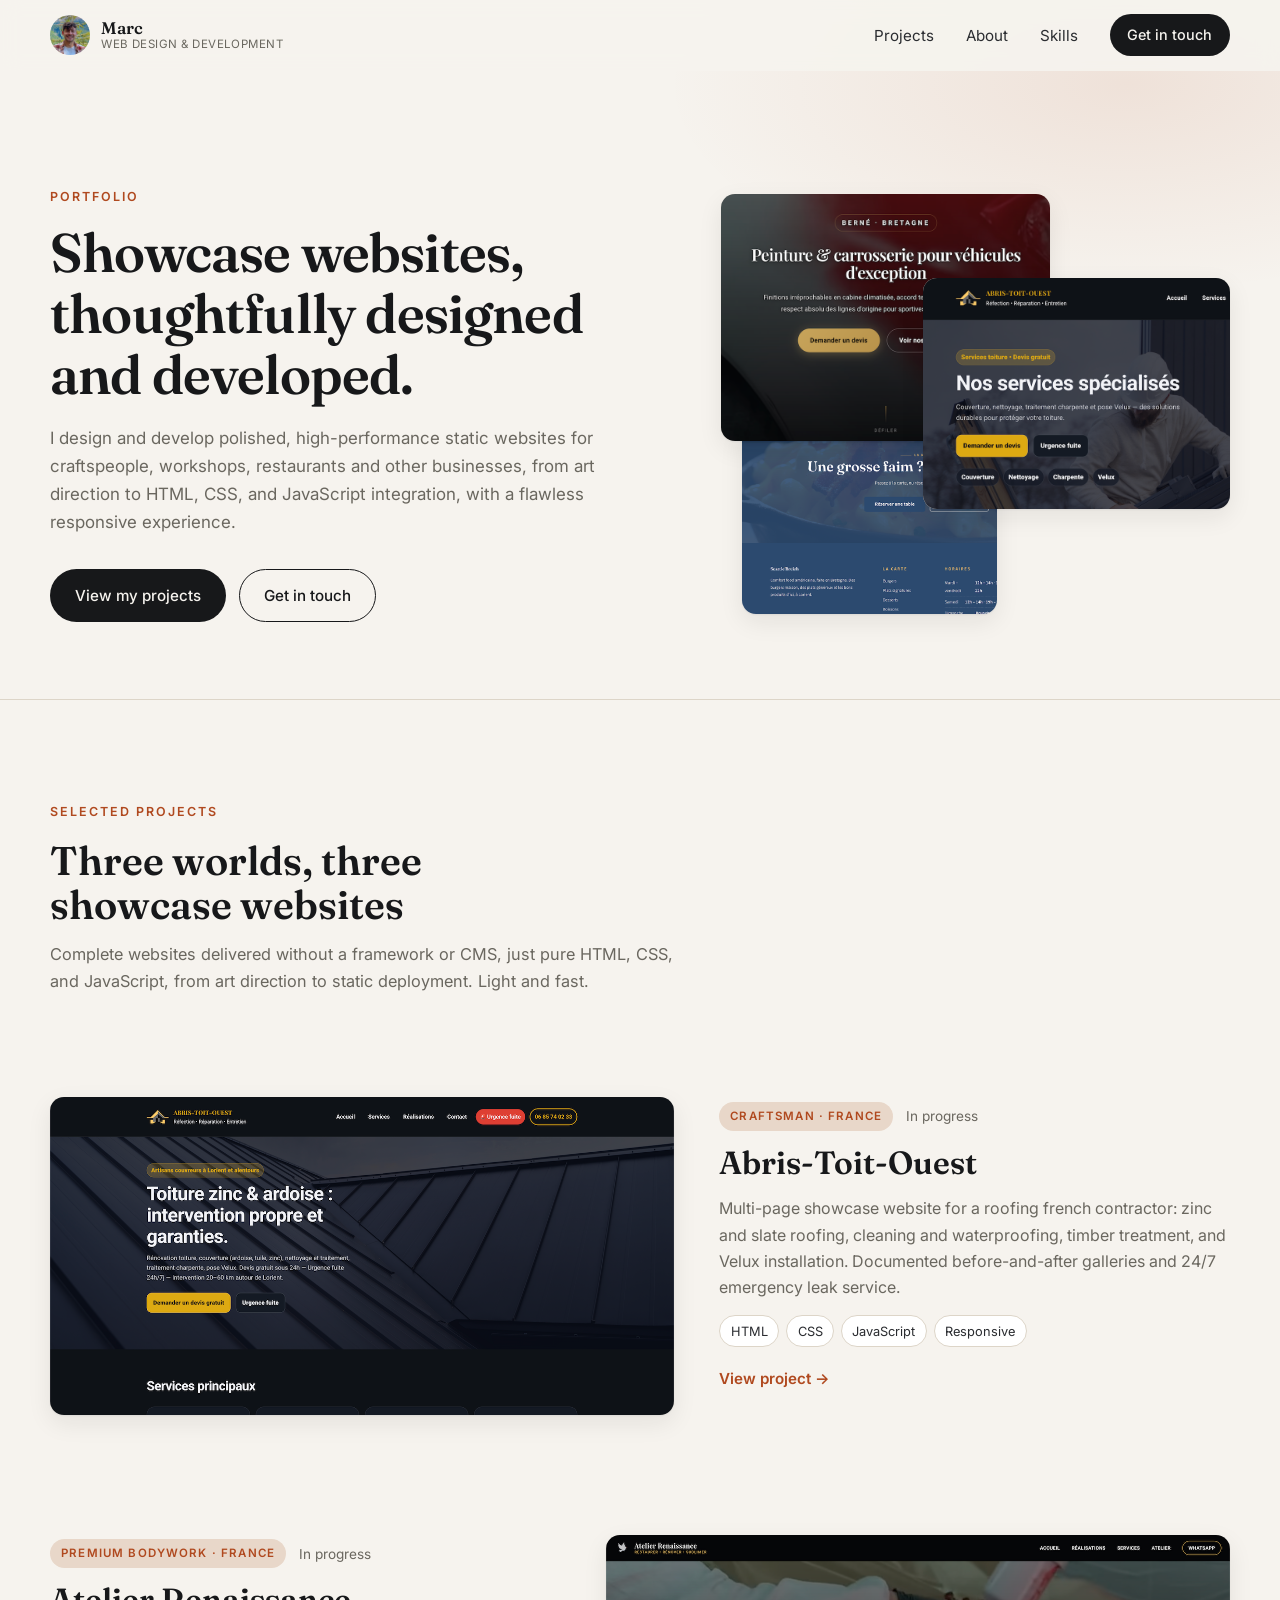
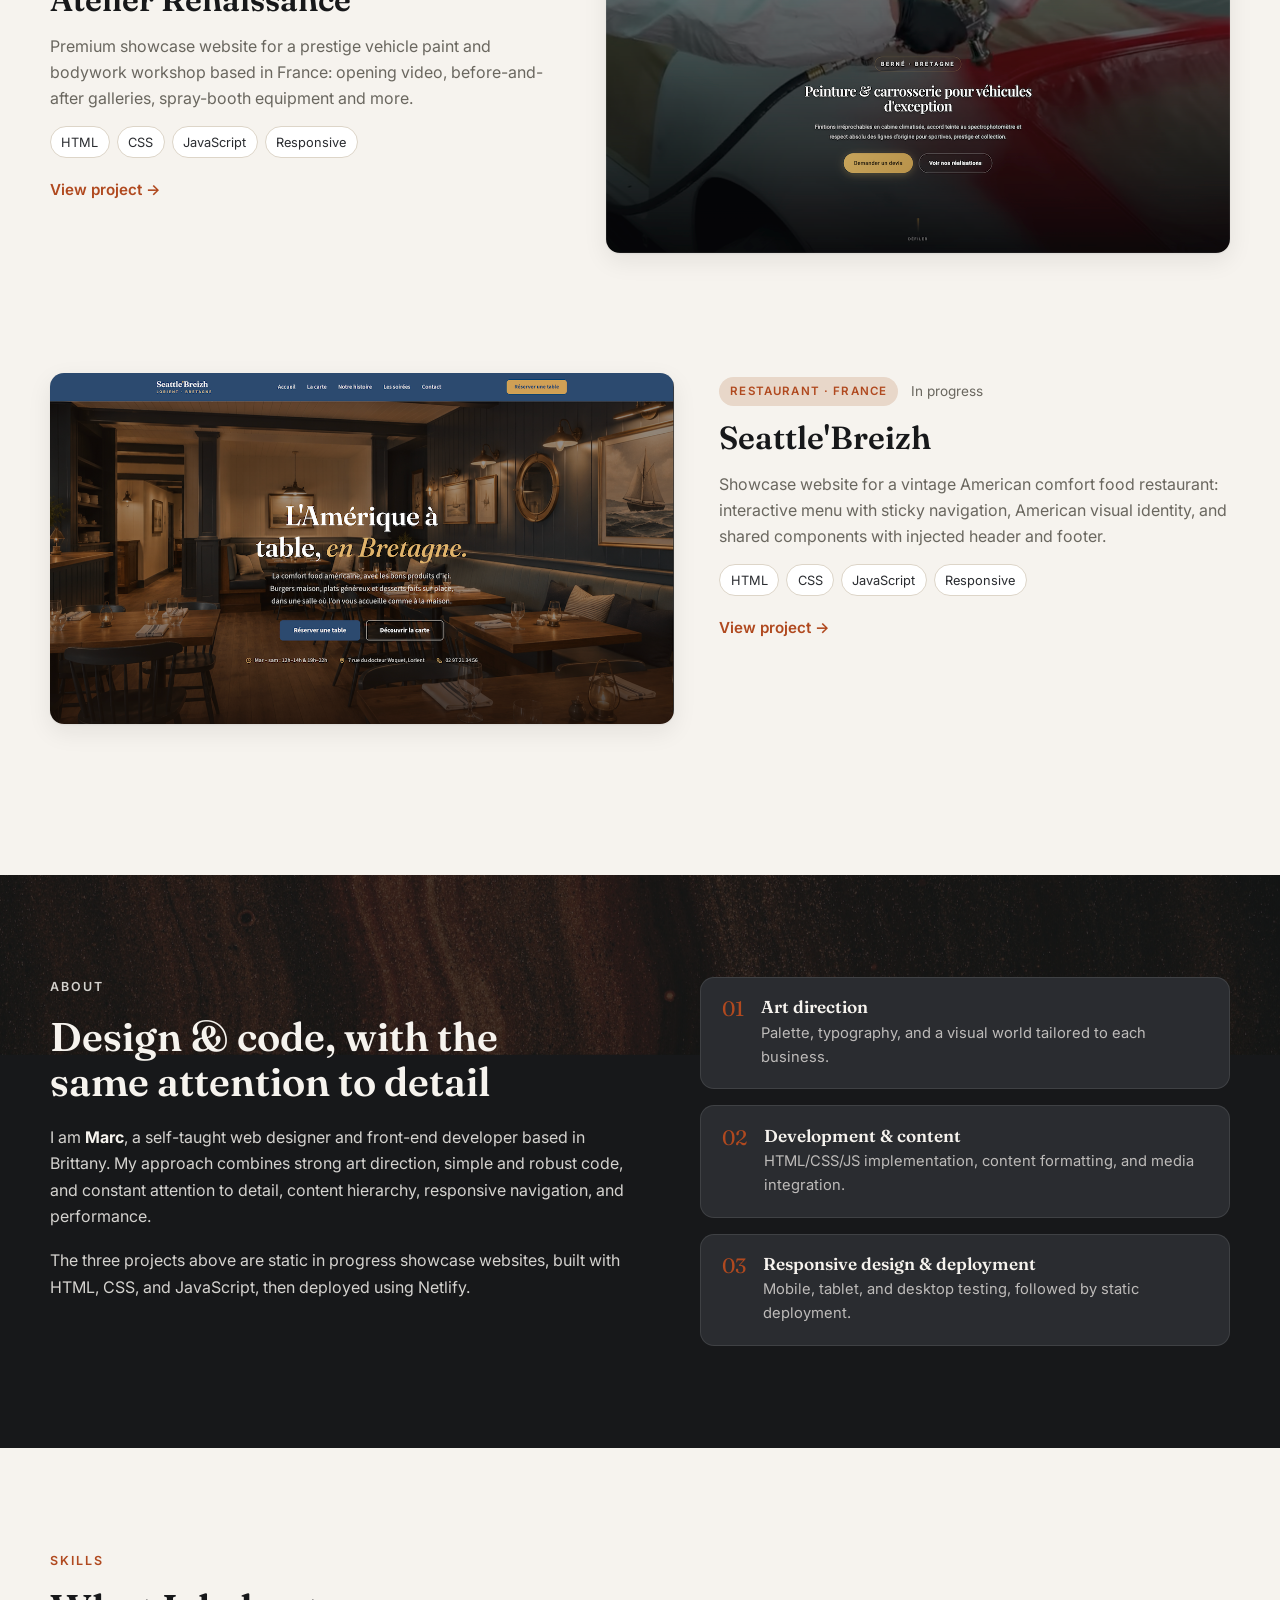
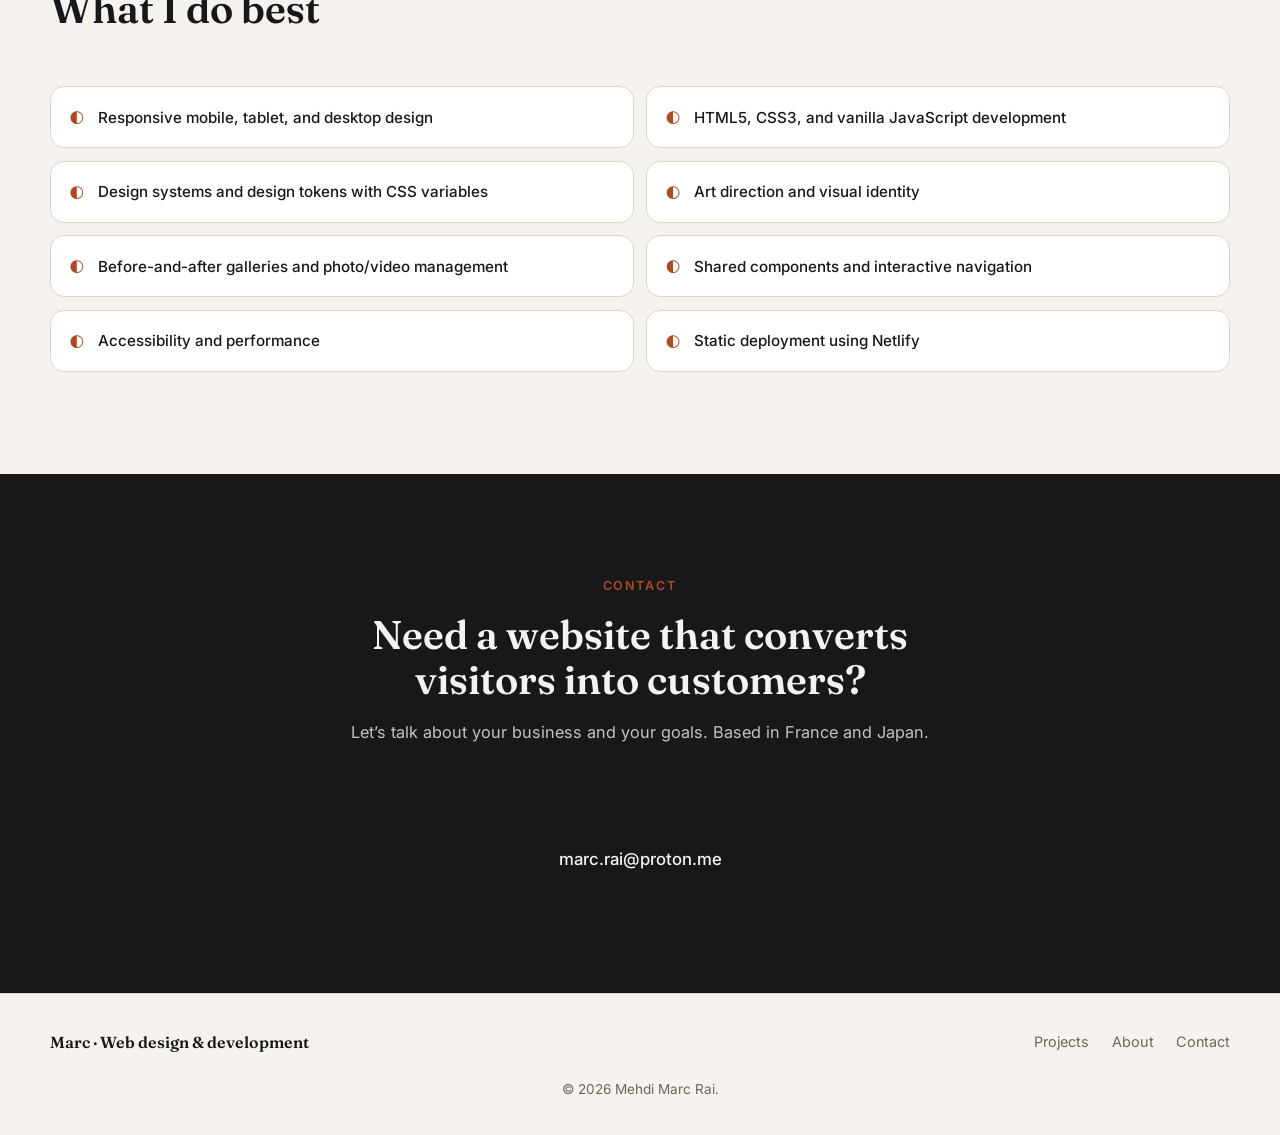
<file: index.html>
<!DOCTYPE html>
<html lang="en">
<head>
  <meta charset="UTF-8" />
  <meta name="viewport" content="width=device-width, initial-scale=1.0" />
  <meta name="description" content="Marc Rai Portfolio - Web designer & front-end developer" />
  <meta name="theme-color" content="#f6f3ee" />
  <meta name="apple-mobile-web-app-status-bar-style" content="default" />
  <title>Marc Rai Portfolio - Web designer & front-end developer</title>

  <link rel="preconnect" href="https://fonts.googleapis.com" />
  <link rel="preconnect" href="https://fonts.gstatic.com" crossorigin />
  <link href="https://fonts.googleapis.com/css2?family=Fraunces:opsz,wght@9..144,400;9..144,500;9..144,600;9..144,700&amp;family=Inter:wght@400;500;600&amp;display=swap" rel="stylesheet" />

  <link rel="stylesheet" href="style.css" />
</head>
<body>

  <a class="skip-link" href="#main">Skip to main content</a>

  <header class="site-header" id="site-header">
    <div class="container header__inner">
      <a class="brand" href="#top" aria-label="Marc — back to homepage">
        <span class="brand__mark">
          <img src="assets/images/header-icon.jpeg" alt="" />
        </span>
        <span class="brand__text">
          <span class="brand__name">Marc</span>
          <span class="brand__tag">Web design &amp; development</span>
        </span>
      </a>

      <button class="nav-toggle" type="button" aria-label="Open menu" aria-expanded="false" aria-controls="site-nav">
        <span class="nav-toggle__bar" aria-hidden="true"></span>
      </button>

      <nav class="site-nav" id="site-nav" aria-label="Main navigation">
        <a href="#projets">Projects</a>
        <a href="#a-propos">About</a>
        <a href="#competences">Skills</a>
        <a href="#contact" class="nav-cta">Get in touch</a>
      </nav>
    </div>
  </header>

  <main id="main">

    <!-- HERO -->
    <section class="hero" id="top" aria-label="Introduction">
      <div class="container hero__grid">
        <div class="hero__content">
          <p class="eyebrow">Portfolio</p>
          <h1 class="hero__title">Showcase websites, thoughtfully designed and developed.</h1>
          <p class="hero__lead">
            I design and develop polished, high-performance static websites for
            craftspeople, workshops, restaurants and other businesses, from art direction to
            HTML, CSS, and JavaScript integration, with a flawless responsive
            experience.
          </p>
          <div class="hero__actions">
            <a class="btn btn--solid" href="#projets">View my projects</a>
            <a class="btn btn--ghost" href="#contact">Get in touch</a>
          </div>
        </div>

        <div class="hero__collage" aria-hidden="true">
          <a class="collage__item collage__item--a" href="#projet-atelier" tabindex="-1">
            <img src="assets/images/atelier-renaissance-screenshot-hero.png" alt="" loading="eager" />
          </a>
          <a class="collage__item collage__item--b" href="#projet-abris" tabindex="-1">
            <img src="assets/images/abris-toit-ouest-screenshot-hero.png" alt="" loading="eager" />
          </a>
          <a class="collage__item collage__item--c" href="#projet-seattle" tabindex="-1">
            <img src="assets/images/seattlebreizh-screenshot-hero.png" alt="" loading="eager" />
          </a>
        </div>
      </div>
    </section>

    <!-- PROJECTS -->
    <section class="section" id="projets" aria-labelledby="projets-title">
      <div class="container">
        <header class="section__head">
          <p class="eyebrow">Selected projects</p>
          <h2 class="section__title" id="projets-title">Three worlds, three showcase websites</h2>
          <p class="section__sub">
            Complete websites delivered without a framework or CMS, just pure
            HTML, CSS, and JavaScript, from art direction to static deployment. Light and fast.
          </p>
        </header>

        <div class="projects">

          <!-- Abris-Toit-Ouest -->
          <article class="project" id="projet-abris">
            <a class="project__media" href="https://abris-toit-ouest.netlify.app/" target="_blank" rel="noopener noreferrer">
              <img src="assets/images/abris-toit-ouest-screenshot.png" alt="Slate and zinc roofing on an Abris-Toit-Ouest renovation project" loading="lazy" />
            </a>
            <div class="project__body">
              <div class="project__meta">
                <span class="tag">Craftsman · France</span>
                <span class="project__year">In progress</span>
              </div>
              <h3 class="project__title">Abris-Toit-Ouest</h3>
              <p class="project__text">
                Multi-page showcase website for a roofing french contractor: zinc and
                slate roofing, cleaning and waterproofing, timber treatment, and
                Velux installation. Documented before-and-after galleries and
                24/7 emergency leak service.
              </p>
              <div class="project__tags">
                <span>HTML</span><span>CSS</span><span>JavaScript</span><span>Responsive</span>
              </div>
              <a class="project__link" href="https://abris-toit-ouest.netlify.app/" target="_blank" rel="noopener noreferrer">
                View project <span aria-hidden="true">→</span>
              </a>
            </div>
          </article>

          <!-- Atelier Renaissance -->
          <article class="project project--reverse" id="projet-atelier">
            <a class="project__media" href="https://atelier-renaissance.netlify.app/" target="_blank" rel="noopener noreferrer">
              <img src="assets/images/atelier-renaissance-screenshot.png" alt="Classic vehicle paint restoration at Atelier Renaissance" loading="lazy" />
            </a>
            <div class="project__body">
              <div class="project__meta">
                <span class="tag">Premium bodywork · France</span>
                <span class="project__year">In progress</span>
              </div>
              <h3 class="project__title">Atelier Renaissance</h3>
              <p class="project__text">
                Premium showcase website for a prestige vehicle paint and
                bodywork workshop based in France: opening video, before-and-after galleries,
                spray-booth equipment and more.
              </p>
              <div class="project__tags">
                <span>HTML</span><span>CSS</span><span>JavaScript</span><span>Responsive</span>
              </div>
              <a class="project__link" href="https://atelier-renaissance.netlify.app/" target="_blank" rel="noopener noreferrer">
                View project <span aria-hidden="true">→</span>
              </a>
            </div>
          </article>

          <!-- Seattle'Breizh -->
          <article class="project" id="projet-seattle">
            <a class="project__media" href="https://seattlebreizh.netlify.app/" target="_blank" rel="noopener noreferrer">
              <img src="assets/images/seattlebreizh-screenshot.png" alt="American comfort food dish from Seattle'Breizh" loading="lazy" />
            </a>
            <div class="project__body">
              <div class="project__meta">
                <span class="tag">Restaurant · France</span>
                <span class="project__year">In progress</span>
              </div>
              <h3 class="project__title">Seattle'Breizh</h3>
              <p class="project__text">
                Showcase website for a vintage American comfort food
                restaurant: interactive menu with sticky navigation, American
                visual identity, and shared components with injected header and
                footer.
              </p>
              <div class="project__tags">
                <span>HTML</span><span>CSS</span><span>JavaScript</span><span>Responsive</span>
              </div>
              <a class="project__link" href="https://seattlebreizh.netlify.app/" target="_blank" rel="noopener noreferrer">
                View project <span aria-hidden="true">→</span>
              </a>
            </div>
          </article>

        </div>
      </div>
    </section>

    <!-- ABOUT -->
    <section class="section section--dark" id="a-propos" aria-labelledby="a-propos-title">
      <div class="container about__grid">
        <div class="about__text">
          <p class="eyebrow">About</p>
          <h2 class="section__title" id="a-propos-title">Design &amp; code, with the same attention to detail</h2>
          <p>
            I am <strong>Marc</strong>, a self-taught web designer and front-end developer
            based in Brittany. My approach combines strong art direction, simple
            and robust code, and constant attention to detail, content hierarchy,
            responsive navigation, and performance.
          </p>
          <p>
            The three projects above are static in progress showcase websites,
            built with HTML, CSS, and JavaScript, then deployed using Netlify.
          </p>
        </div>

        <div class="about__steps">
          <div class="step">
            <span class="step__num">01</span>
            <div>
              <h3>Art direction</h3>
              <p>Palette, typography, and a visual world tailored to each business.</p>
            </div>
          </div>
          <div class="step">
            <span class="step__num">02</span>
            <div>
              <h3>Development &amp; content</h3>
              <p>HTML/CSS/JS implementation, content formatting, and media integration.</p>
            </div>
          </div>
          <div class="step">
            <span class="step__num">03</span>
            <div>
              <h3>Responsive design &amp; deployment</h3>
              <p>Mobile, tablet, and desktop testing, followed by static deployment.</p>
            </div>
          </div>
        </div>
      </div>
    </section>

    <!-- SKILLS -->
    <section class="section" id="competences" aria-labelledby="competences-title">
      <div class="container">
        <header class="section__head">
          <p class="eyebrow">Skills</p>
          <h2 class="section__title" id="competences-title">What I do best</h2>
        </header>
        <ul class="skills">
          <li class="skill"><span class="skill__icon" aria-hidden="true">◐</span>Responsive mobile, tablet, and desktop design</li>
          <li class="skill"><span class="skill__icon" aria-hidden="true">◐</span>HTML5, CSS3, and vanilla JavaScript development</li>
          <li class="skill"><span class="skill__icon" aria-hidden="true">◐</span>Design systems and design tokens with CSS variables</li>
          <li class="skill"><span class="skill__icon" aria-hidden="true">◐</span>Art direction and visual identity</li>
          <li class="skill"><span class="skill__icon" aria-hidden="true">◐</span>Before-and-after galleries and photo/video management</li>
          <li class="skill"><span class="skill__icon" aria-hidden="true">◐</span>Shared components and interactive navigation</li>
          <li class="skill"><span class="skill__icon" aria-hidden="true">◐</span>Accessibility and performance</li>
          <li class="skill"><span class="skill__icon" aria-hidden="true">◐</span>Static deployment using Netlify</li>
        </ul>
      </div>
    </section>

    <!-- CONTACT -->
    <section class="section section--dark" id="contact" aria-labelledby="contact-title">
      <div class="container contact__inner">
        <p class="eyebrow">Contact</p>
        <h2 class="section__title" id="contact-title">Need a website that converts visitors into customers?</h2>
        <p class="section__sub">
          Let’s talk about your business and your goals. Based in France and Japan.
        </p>
        <a class="btn btn--solid btn--lg" href="mailto:marc.rai@proton.me">marc.rai@proton.me</a>
      </div>
    </section>

  </main>

  <footer class="site-footer">
    <div class="container footer__inner">
      <p class="footer__brand">Marc · Web design &amp; development</p>
      <nav class="footer__nav" aria-label="Footer navigation">
        <a href="#projets">Projects</a>
        <a href="#a-propos">About</a>
        <a href="#contact">Contact</a>
      </nav>
      <p class="footer__note">© 2026 Mehdi Marc Rai.</p>
    </div>
  </footer>

  <!-- Keep the existing JavaScript unchanged -->
  <script>
    (function () {
      var header = document.getElementById('site-header');
      var toggle = document.querySelector('.nav-toggle');
      var nav = document.getElementById('site-nav');
      var open = false;

      function onScroll() {
        header.classList.toggle('is-scrolled', window.scrollY > 12);
      }

      function setOpen(value) {
        open = value;
        toggle.setAttribute('aria-expanded', String(open));
        nav.classList.toggle('is-open', open);
        document.body.classList.toggle('no-scroll', open);
      }

      toggle.addEventListener('click', function () {
        setOpen(!open);
      });

      nav.addEventListener('click', function (e) {
        if (e.target.tagName === 'A') setOpen(false);
      });

      window.addEventListener('scroll', onScroll, { passive: true });
      onScroll();
    })();

    (function () {
      var section = document.getElementById('a-propos');
      var reducedMotion = window.matchMedia('(prefers-reduced-motion: reduce)');
      var ticking = false;

      function updateParallax() {
        if (reducedMotion.matches) {
          section.style.setProperty('--parallax-y', '0px');
          return;
        }

        var rect = section.getBoundingClientRect();
        var distance = window.innerHeight / 2 - (rect.top + rect.height / 2);
        var offset = distance * 0.20;

        section.style.setProperty('--parallax-y', offset + 'px');
        ticking = false;
      }

      function requestUpdate() {
        if (!ticking) {
          window.requestAnimationFrame(updateParallax);
          ticking = true;
        }
      }

      window.addEventListener('scroll', requestUpdate, { passive: true });
      window.addEventListener('resize', requestUpdate);
      reducedMotion.addEventListener('change', requestUpdate);

      updateParallax();
    })();
  </script>
</body>
</html>
</file>
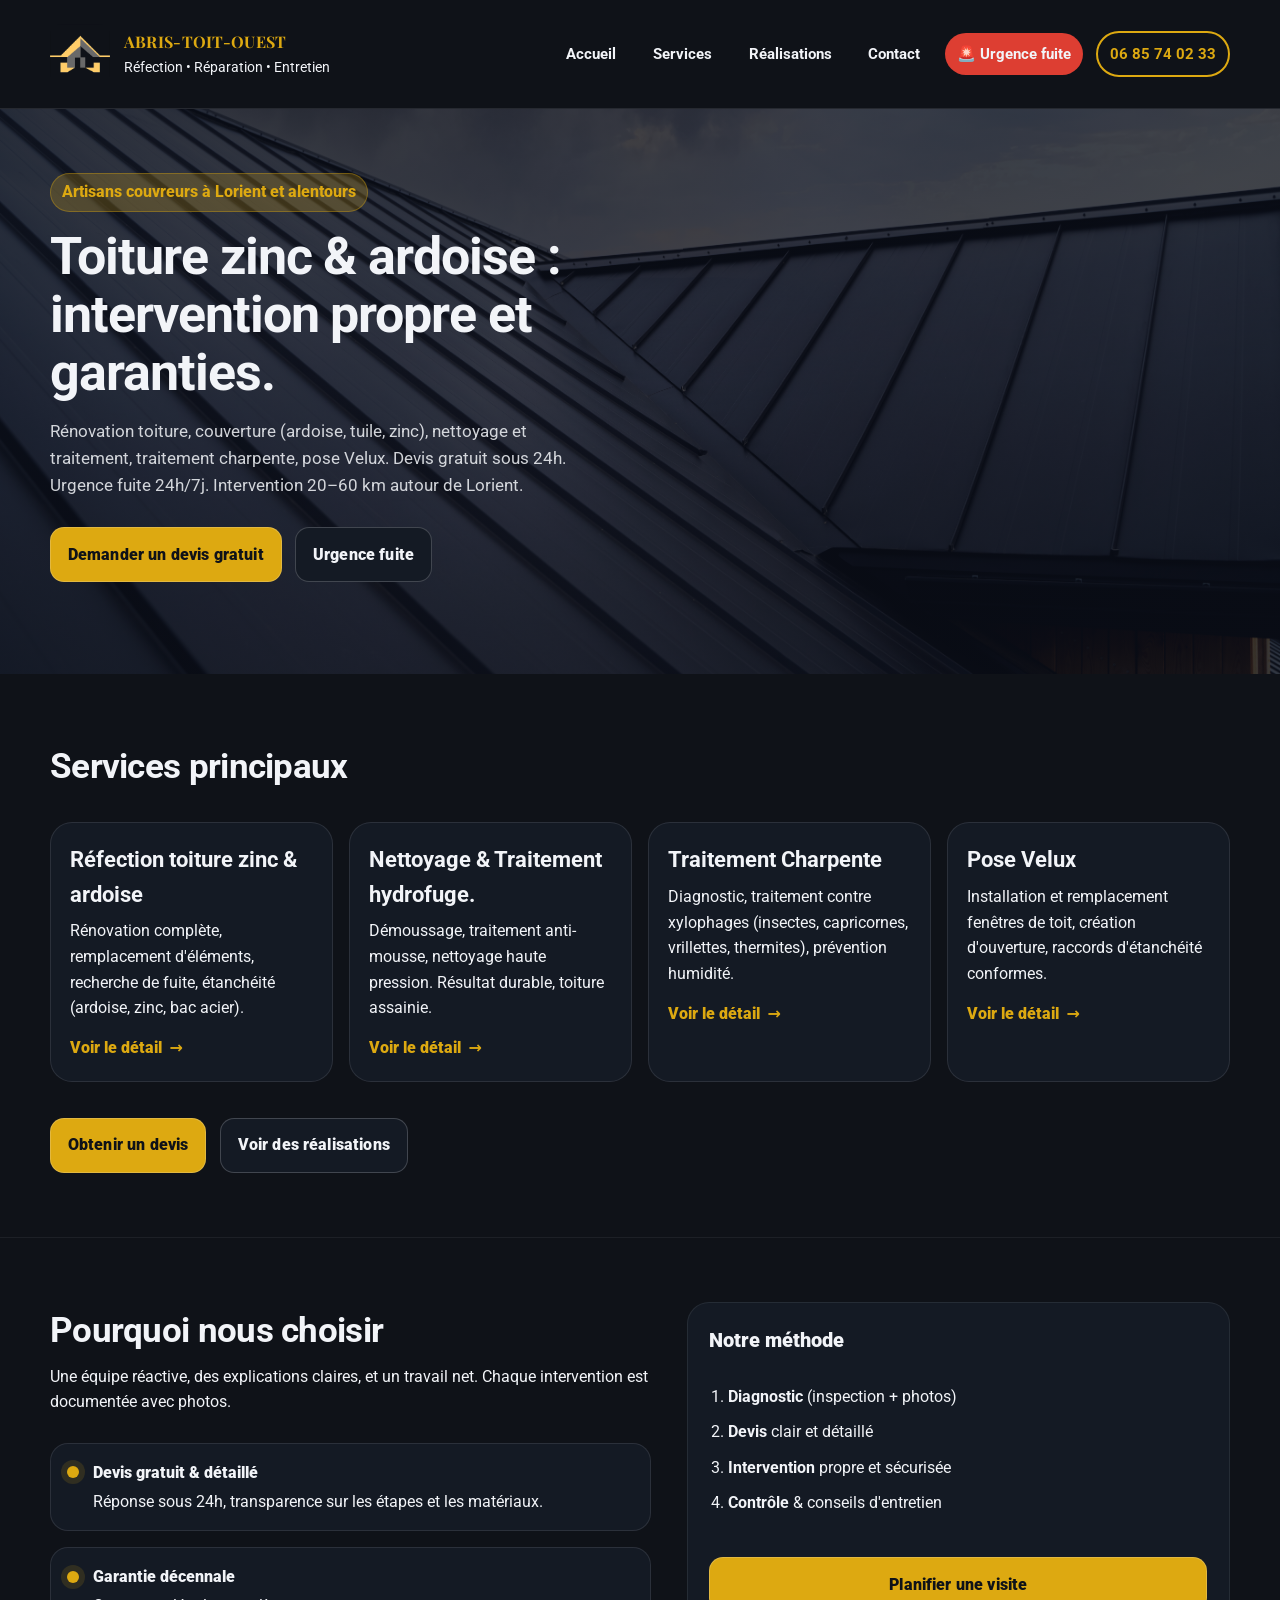
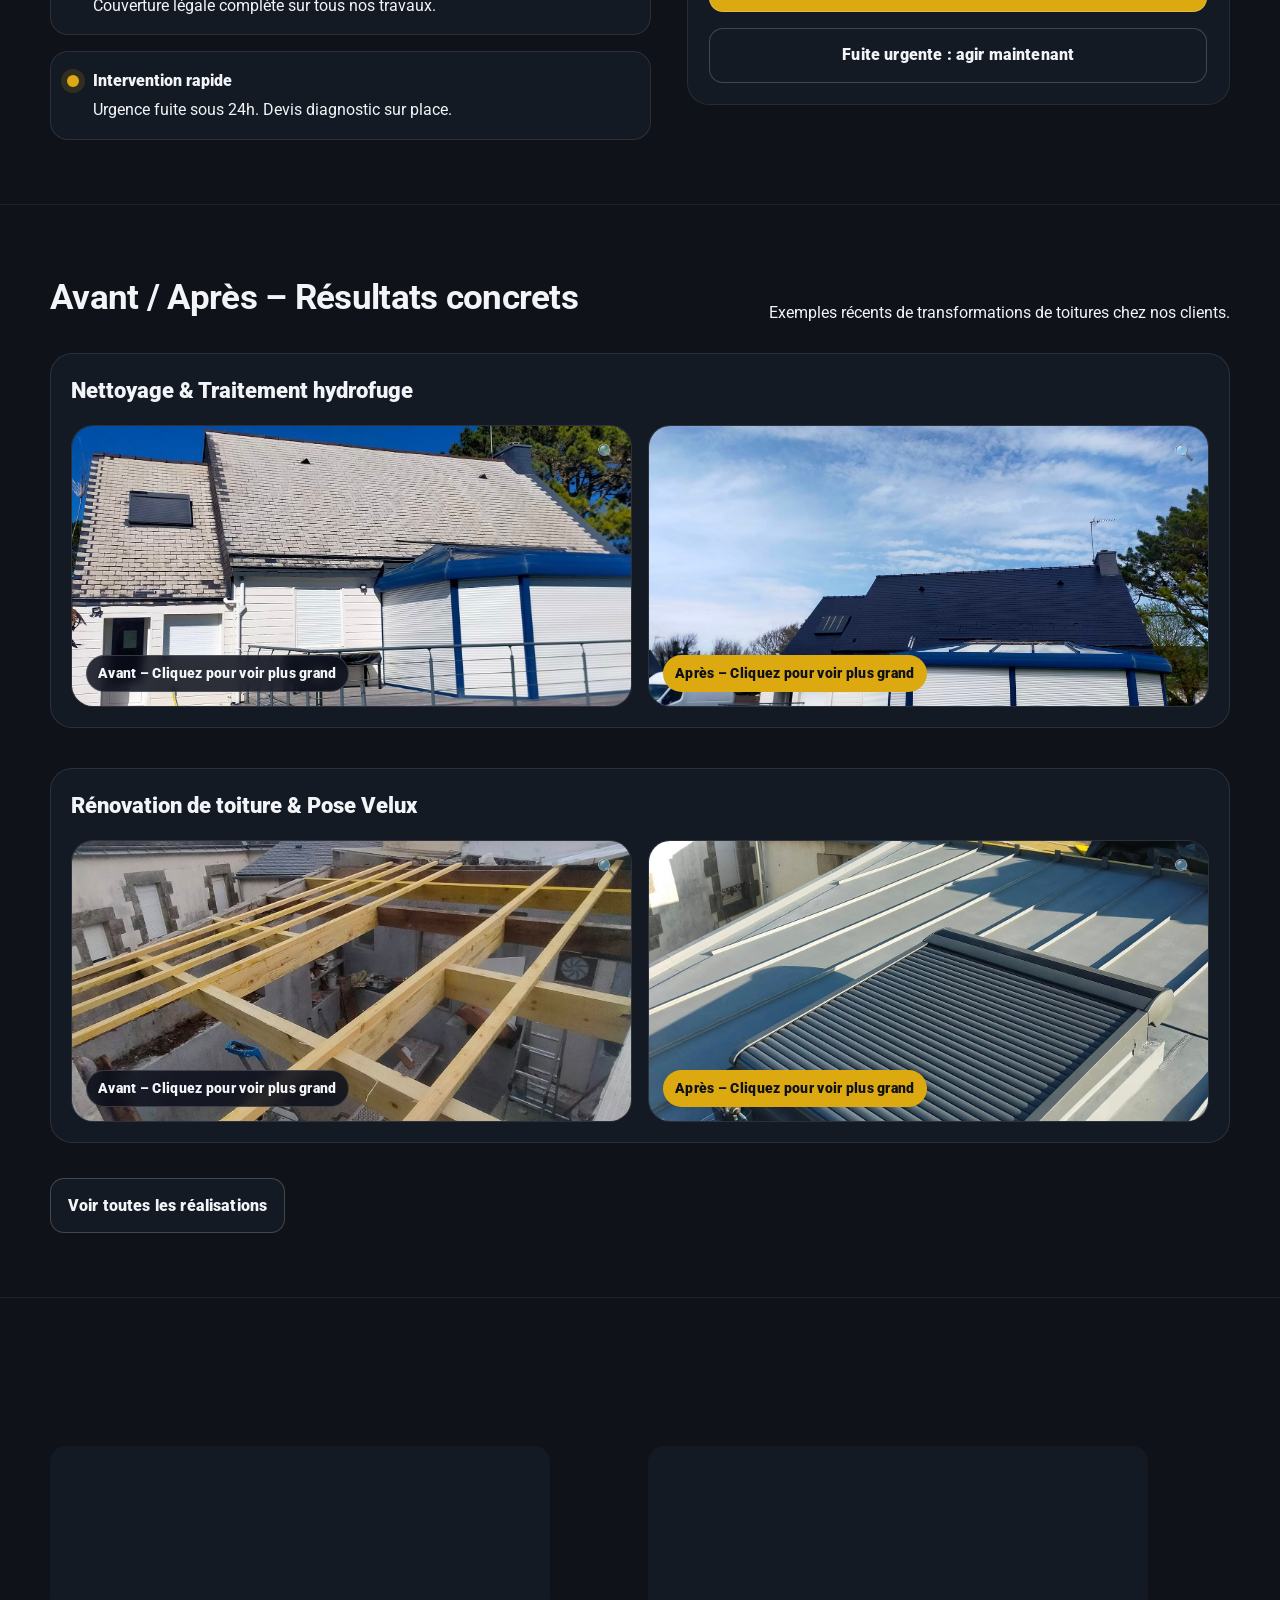
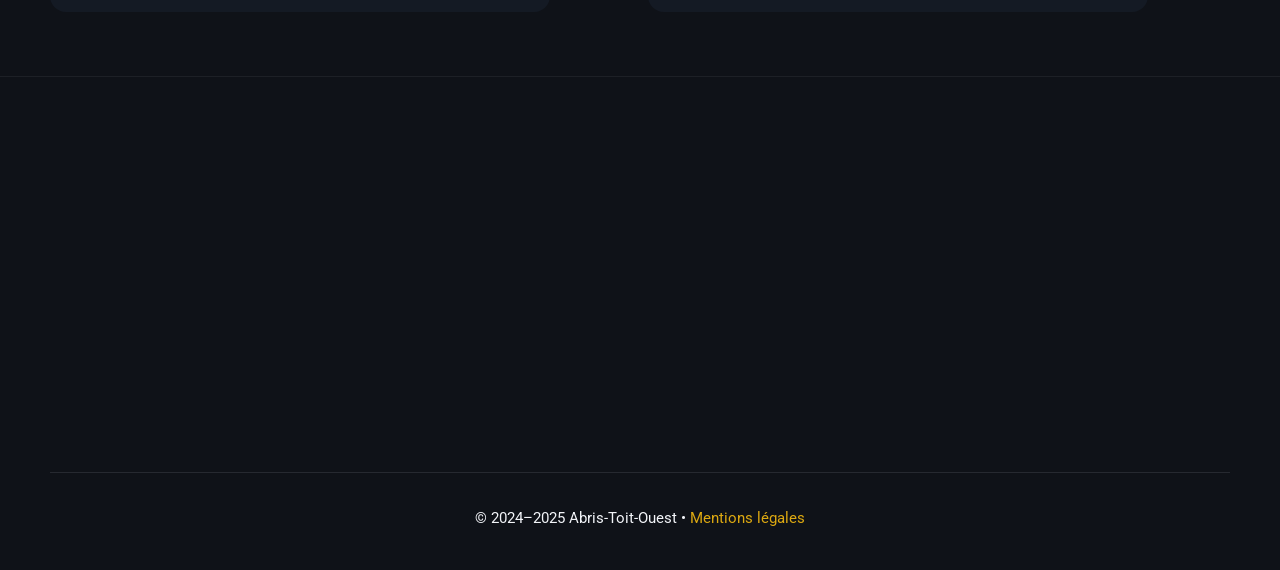
<file: abris-toit-ouest/index.html>
<!DOCTYPE html>
<html lang="fr">
<head>
  <meta charset="UTF-8" />
  <meta name="viewport" content="width=device-width, initial-scale=1.0" />
  <meta name="description" content="Abris-Toit-Ouest — Rénovation toiture, couverture, nettoyage, traitement charpente et pose Velux à Lorient (56). Devis gratuit, garantie décennale, urgence fuite 24h/7j." />
  <meta name="theme-color" content="#0B0F1A" />
  <link rel="preconnect" href="https://fonts.googleapis.com">
  <link rel="preconnect" href="https://fonts.gstatic.com" crossorigin>
  <link href="https://fonts.googleapis.com/css2?family=Playfair+Display:wght@400;500;600;700;800;900&family=Roboto:wght@100;300;400;500;700;900&display=swap" rel="stylesheet">
  <title>Abris-Toit-Ouest — Rénovation & Réparation Toiture à Lorient (56)</title>
  <link rel="icon" href="images/logo.png" type="image/png" />
  <link rel="canonical" href="https://abris-toit-ouest.fr/" />
  <link rel="stylesheet" href="style.css" />
</head>
<body>
  <a class="skip-link" href="#main">Aller au contenu principal</a>
  <header class="header" role="banner">
    <div class="container header__inner">
      <a class="brand" href="index.html" aria-label="Accueil Abris-Toit-Ouest">
        <img class="brand__logo" src="images/logo.png" alt="Logo Abris-Toit-Ouest" width="60" height="auto" />
        <span class="brand__text">
          <span class="brand__name">Abris-Toit-Ouest</span>
          <span class="brand__tag">Réfection • Réparation • Entretien</span>
        </span>
      </a>
      <button class="navbtn" type="button" aria-label="Ouvrir le menu" aria-controls="nav" aria-expanded="false">
        <span class="navbtn__lines" aria-hidden="true"></span>
      </button>
      <nav class="nav" id="nav" aria-label="Navigation principale">
        <a class="nav__link is-active" href="index.html">Accueil</a>
        <a class="nav__link" href="services.html">Services</a>
        <a class="nav__link" href="realisations.html">Réalisations</a>
        <a class="nav__link" href="contact.html">Contact</a>
        <a class="nav__link nav__link--pill" href="urgence.html">🚨 Urgence fuite</a>
        <a class="nav__link nav__link--phone" href="tel:+33685740233">06 85 74 02 33</a>
      </nav>
    </div>
  </header>
  <main id="main">
    <!-- Hero -->
    <section class="hero" style="background-image: url('images/hero-home.jpg')" aria-label="Présentation">
      <div class="container hero__grid">
        <div class="hero__content">
          <p class="eyebrow">Artisans couvreurs à Lorient et alentours</p>
          <h1 class="hero__title">Toiture zinc & ardoise : intervention propre et garanties.</h1>
          <p class="hero__lead">
            Rénovation toiture, couverture (ardoise, tuile, zinc), nettoyage et traitement, traitement charpente, pose Velux.
            Devis gratuit sous 24h. Urgence fuite 24h/7j. Intervention 20–60 km autour de Lorient.
          </p>
          <div class="hero__actions">
            <a class="btn btn--primary" href="contact.html">Demander un devis gratuit</a>
            <a class="btn btn--ghost" href="urgence.html" aria-label="Accéder à la page Urgence fuite">Urgence fuite</a>
          </div>
        </div>
      </div>
    </section>
    <!-- Services -->
    <section class="section" aria-label="Services">
      <div class="container">
        <header class="section__head">
          <h2 class="section__title">Services principaux</h2>
        </header>
        <div class="cards">
          <article class="card">
            <h3 class="card__title">Réfection toiture zinc & ardoise</h3>
            <p class="card__text">Rénovation complète, remplacement d'éléments, recherche de fuite, étanchéité (ardoise, zinc, bac acier).</p>
            <a class="card__link" href="services.html#couverture">Voir le détail</a>
          </article>
          <article class="card">
            <h3 class="card__title">Nettoyage & Traitement hydrofuge.</h3>
            <p class="card__text">Démoussage, traitement anti-mousse, nettoyage haute pression. Résultat durable, toiture assainie.</p>
            <a class="card__link" href="services.html#nettoyage">Voir le détail</a>
          </article>
          <article class="card">
            <h3 class="card__title">Traitement Charpente</h3>
            <p class="card__text">Diagnostic, traitement contre xylophages (insectes, capricornes, vrillettes, thermites), prévention humidité.</p>
            <a class="card__link" href="services.html#charpente">Voir le détail</a>
          </article>
          <article class="card">
            <h3 class="card__title">Pose Velux</h3>
            <p class="card__text">Installation et remplacement fenêtres de toit, création d'ouverture, raccords d'étanchéité conformes.</p>
            <a class="card__link" href="services.html#velux">Voir le détail</a>
          </article>
        </div>
        <div class="section__cta">
          <a class="btn btn--primary" href="contact.html">Obtenir un devis</a>
          <a class="btn btn--soft" href="realisations.html">Voir des réalisations</a>
        </div>
      </div>
    </section>
    <!-- Trust + process -->
    <section class="section section--muted" aria-label="Confiance et méthode">
      <div class="container split">
        <div class="split__a">
          <h2 class="section__title">Pourquoi nous choisir</h2>
          <p class="section__sub">
            Une équipe réactive, des explications claires, et un travail net. Chaque intervention est documentée avec photos.
          </p>
          <div class="ticks" role="list">
            <div class="tick" role="listitem">
              <div class="tick__dot" aria-hidden="true"></div>
              <div>
                <p class="tick__title">Devis gratuit & détaillé</p>
                <p class="tick__text">Réponse sous 24h, transparence sur les étapes et les matériaux.</p>
              </div>
            </div>
            <div class="tick" role="listitem">
              <div class="tick__dot" aria-hidden="true"></div>
              <div>
                <p class="tick__title">Garantie décennale</p>
                <p class="tick__text">Couverture légale complète sur tous nos travaux.</p>
              </div>
            </div>
            <div class="tick" role="listitem">
              <div class="tick__dot" aria-hidden="true"></div>
              <div>
                <p class="tick__title">Intervention rapide</p>
                <p class="tick__text">Urgence fuite sous 24h. Devis diagnostic sur place.</p>
              </div>
            </div>
          </div>
        </div>
        <div class="split__b">
          <div class="panel">
            <h3 class="panel__title">Notre méthode</h3>
            <ol class="steps">
              <li class="steps__item"><strong>Diagnostic</strong> (inspection + photos)</li>
              <li class="steps__item"><strong>Devis</strong> clair et détaillé</li>
              <li class="steps__item"><strong>Intervention</strong> propre et sécurisée</li>
              <li class="steps__item"><strong>Contrôle</strong> & conseils d'entretien</li>
            </ol>
            <a class="btn btn--primary btn--full" href="contact.html">Planifier une visite</a>
            <a class="btn btn--ghost btn--full" href="urgence.html">Fuite urgente : agir maintenant</a>
          </div>
        </div>
      </div>
    </section>
    <section class="section" aria-labelledby="ba-title">
      <div class="container">
        <header class="section__head">
          <h2 id="ba-title" class="section__title">
            Avant / Après – Résultats concrets
          </h2>
          <p class="section__sub">
            Exemples récents de transformations de toitures chez nos clients.
          </p>
        </header>
        <div class="baProjects">
          <!-- Chantier 1 -->
          <article class="baProject">
            <h3 class="baProject__title">Nettoyage & Traitement hydrofuge</h3>
            <div class="baPair">
              <figure class="baShot baShot--before">
                <a href="images/Nettoyage-toiture-fibro-ciments-hydrofuge/step-1.jpg" target="_blank">
                  <img src="images/Nettoyage-toiture-fibro-ciments-hydrofuge/step-1.jpg"
                       alt="Toiture en fibrociment avant nettoyage"
                       loading="lazy">
                </a>
                <figcaption>Avant – Cliquez pour voir plus grand</figcaption>
              </figure>
              <figure class="baShot baShot--after">
                <a href="images/Nettoyage-toiture-fibro-ciments-hydrofuge/step-3.jpg" target="_blank">
                  <img src="images/Nettoyage-toiture-fibro-ciments-hydrofuge/step-3.jpg"
                       alt="Toiture en fibrociment après nettoyage"
                       loading="lazy">
                </a>
                <figcaption>Après – Cliquez pour voir plus grand</figcaption>
              </figure>
            </div>
          </article>
          <!-- Chantier 2 -->
          <article class="baProject">
            <h3 class="baProject__title">Rénovation de toiture & Pose Velux</h3>
            <div class="baPair">
              <figure class="baShot baShot--before">
                <a href="images/Renovation-zinc-quartz/step-2.jpg" target="_blank">
                  <img src="images/Renovation-zinc-quartz/step-2.jpg"
                       alt="Toiture avant rénovation"
                       loading="lazy">
                </a>
                <figcaption>Avant – Cliquez pour voir plus grand</figcaption>
              </figure>
              <figure class="baShot baShot--after">
                <a href="images/Renovation-zinc-quartz/step-8.jpg" target="_blank">
                  <img src="images/Renovation-zinc-quartz/step-8.jpg"
                       alt="Toiture après rénovation"
                       loading="lazy">
                </a>
                <figcaption>Après – Cliquez pour voir plus grand</figcaption>
              </figure>
            </div>
          </article>
        </div>
        <div class="section__cta">
          <a class="btn btn--soft" href="realisations.html">
            Voir toutes les réalisations
          </a>
        </div>
      </div>
    </section>
    <!-- Testimonials -->
    <section class="section section--muted" aria-label="Avis clients">
      <div class="container">
        <header class="section__head">
          <h2 class="section__title">Avis clients</h2>
        </header>
        <div class="quotes">
          <iframe src="https://www.facebook.com/plugins/post.php?href=https%3A%2F%2Fwww.facebook.com%2Fmaina.nyno%2Fposts%2Fpfbid02zmGbBKxjfvLtJ5ZHPEgvs4WgV4bcwcAFN8hPBm18vr3pbe2EaPZHPDRamFGDepx9l&show_text=true&width=500" width="500" height="166" style="border:none;overflow:hidden" scrolling="no" frameborder="0" allowfullscreen="true" allow="autoplay; clipboard-write; encrypted-media; picture-in-picture; web-share"></iframe>
          <iframe src="https://www.facebook.com/plugins/post.php?href=https%3A%2F%2Fwww.facebook.com%2Fmaelle.scoth%2Fposts%2Fpfbid0RKb9DjNeVZxrtkkK4tjhTaf94fxhFJdJnVFNnR3x5oo3RCyhvJEPnMfvPbSbSCNyl&show_text=true&width=500" width="500" height="166" style="border:none;overflow:hidden" scrolling="no" frameborder="0" allowfullscreen="true" allow="autoplay; clipboard-write; encrypted-media; picture-in-picture; web-share"></iframe>
        </div>
      </div>
    </section>
    <!-- Conversion strip -->
    <section class="ctaStrip" aria-label="Appel à l'action">
      <div class="container ctaStrip__inner">
        <div class="ctaStrip__txt">
          <h2 class="ctaStrip__title">Besoin d'un devis ou d'une intervention ?</h2>
          <p class="ctaStrip__sub">Réponse sous 24h. Urgence fuite : accès direct 24h/7j.</p>
        </div>
        <div class="ctaStrip__actions">
          <a class="btn btn--dark" href="tel:+33685740233">Appeler : 06 85 74 02 33</a>
          <a class="btn btn--primary" href="contact.html">Devis gratuit</a>
        </div>
      </div>
    </section>
  </main>
  <footer class="footer" role="contentinfo">
    <div class="container footer__grid">
      <div>
        <p class="footer__brand">Abris-Toit-Ouest</p>
        <p class="footer__small">Rénovation, réparation et entretien toiture à Lorient et alentours (20–60 km).</p>
        <p class="footer__year">Depuis 01/10/2024</p>
      </div>
      <div>
        <p class="footer__title">Contact</p>
        <ul class="footer__list">
          <li><a href="tel:+33685740233">06 85 74 02 33</a></li>
          <li><a href="mailto:gregory.angenard@orange.fr">gregory.angenard@orange.fr</a></li>
          <li>13f Quai Charles de Rohan<br />56100 Lorient, France</li>
        </ul>
      </div>
      <div>
        <p class="footer__title">Navigation</p>
        <ul class="footer__list">
          <li><a href="services.html">Services</a></li>
          <li><a href="realisations.html">Réalisations</a></li>
          <li><a href="urgence.html">Urgence fuite</a></li>
          <li><a href="contact.html">Devis gratuit</a></li>
        </ul>
      </div>
    </div>
    <div class="container footer__bottom">
      <p>© 2024–2025 Abris-Toit-Ouest • <a href="mentions-legales.html">Mentions légales</a></p>
    </div>
  </footer>
  <script src="script.js" defer></script>
</body>
</html>
</file>
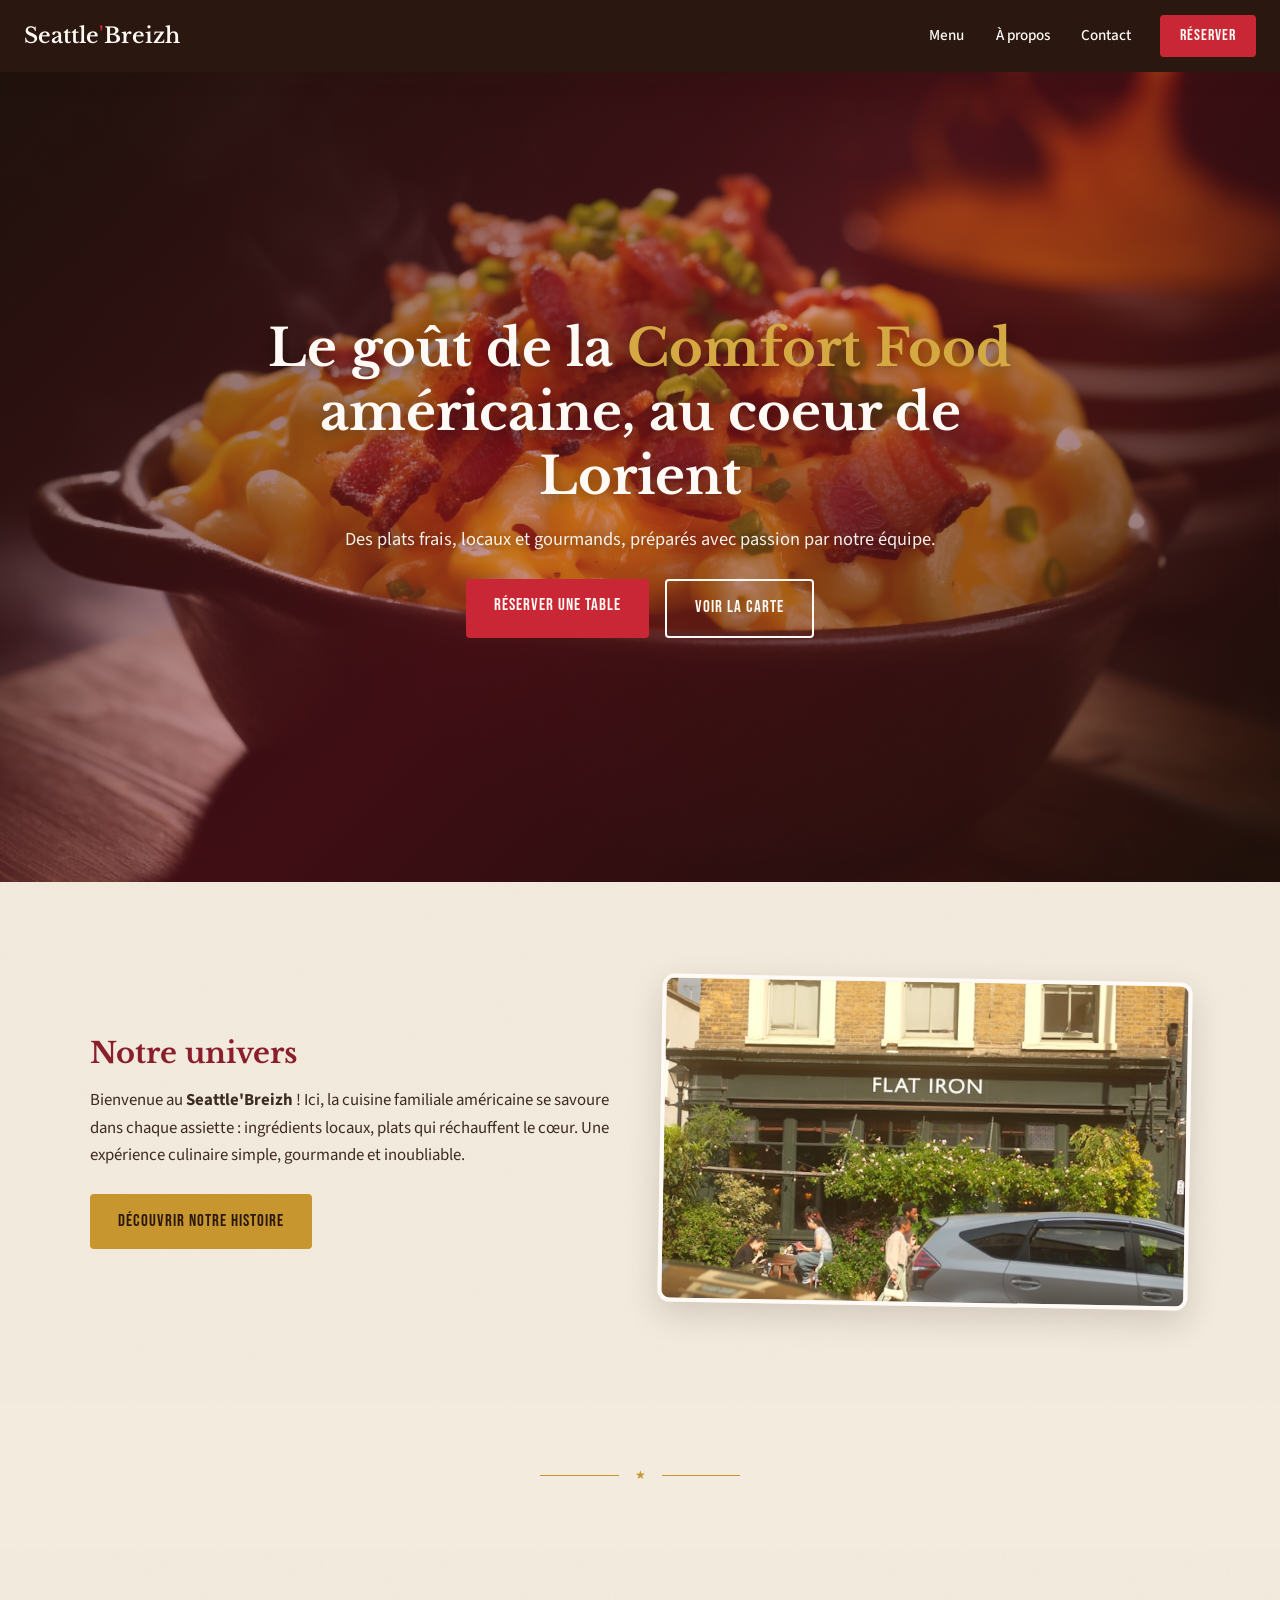
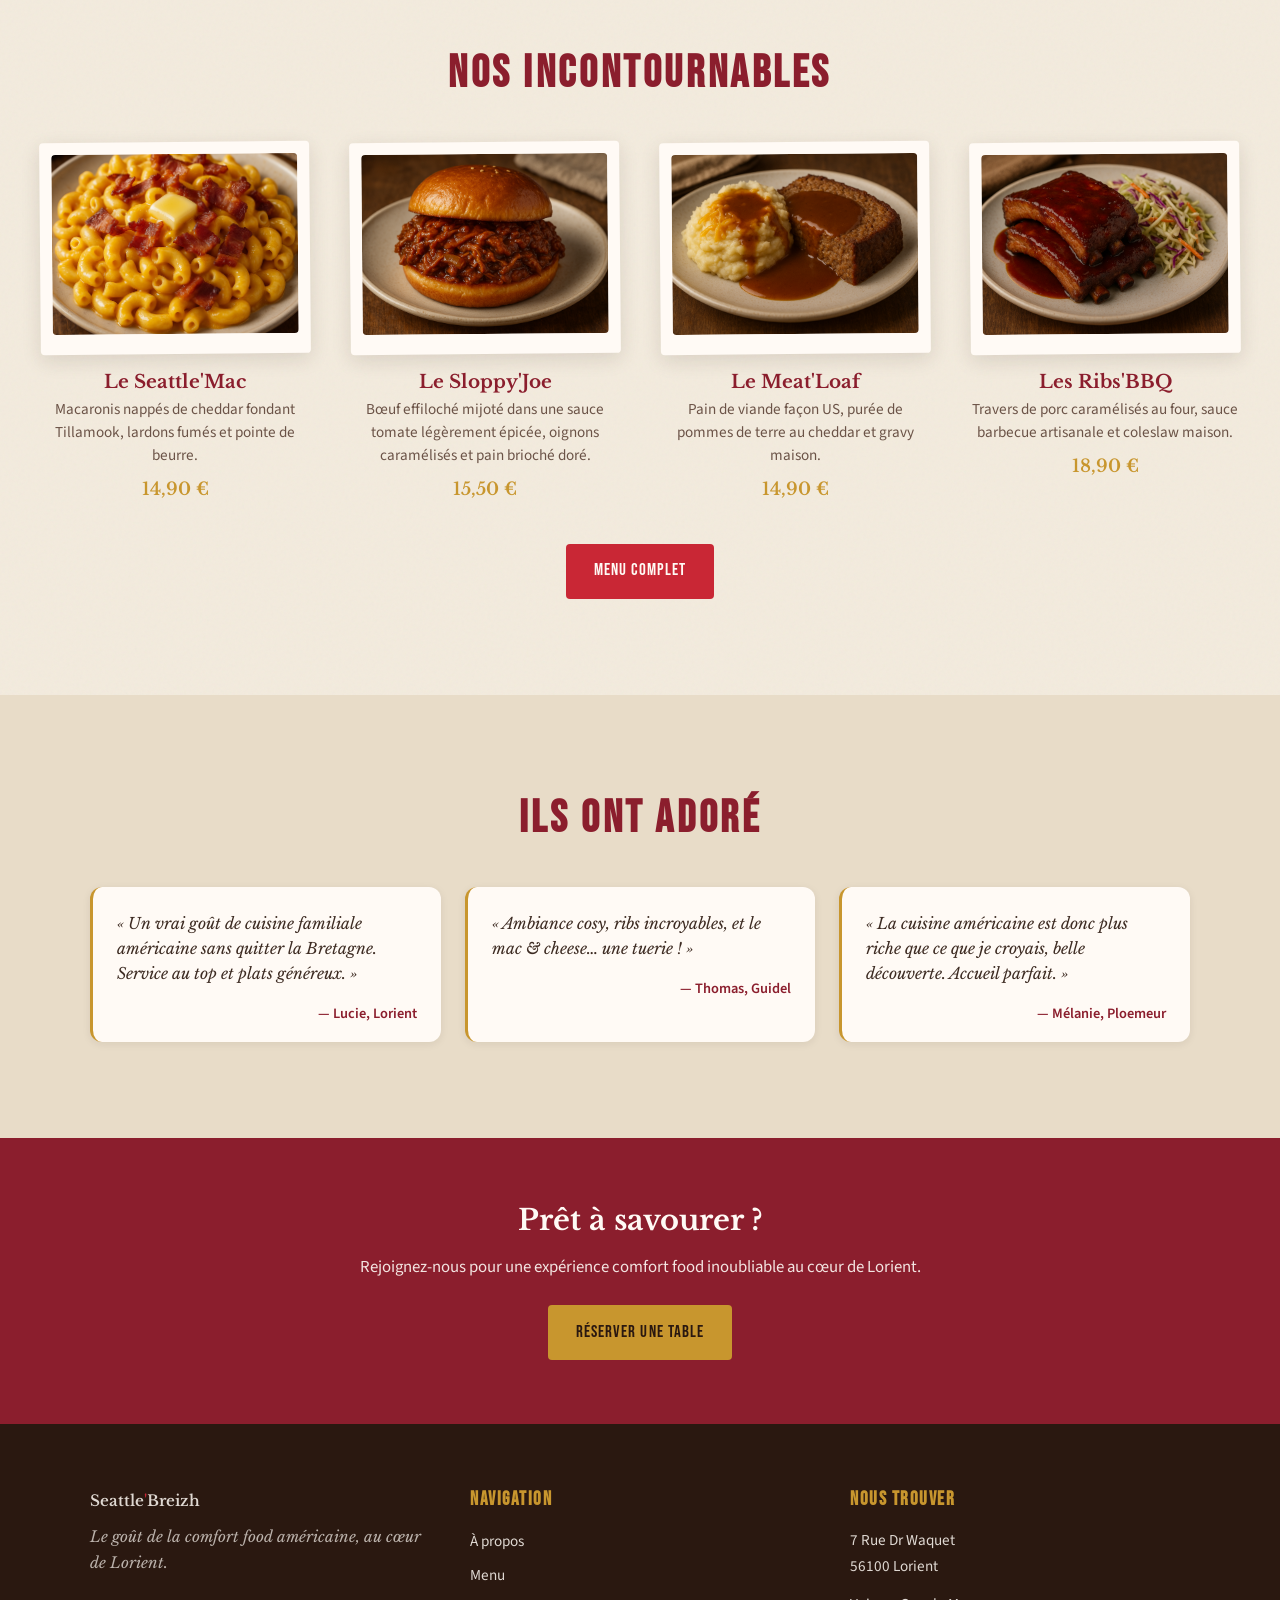
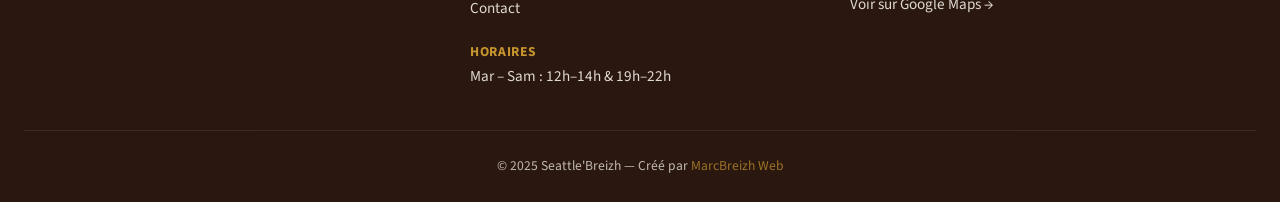
<file: seattlebreizh/index.html>
<!DOCTYPE html>
<html lang="fr">
<head>
  <meta charset="UTF-8">
  <meta name="viewport" content="width=device-width, initial-scale=1.0">
  <meta name="description" content="Seattle'Breizh — restaurant de comfort food américaine vintage à Lorient. Burgers, ribs, mac & cheese et desserts maison avec des produits locaux bretons.">
  <title>Seattle'Breizh — Le goût de l'Amérique au coeur de Lorient</title>

  <meta property="og:type" content="website">
  <meta property="og:title" content="Seattle'Breizh — Comfort Food Américaine à Lorient">
  <meta property="og:description" content="Des classiques américains revisités avec des produits locaux bretons. Réservez votre table dès maintenant.">
  <meta property="og:image" content="images/index-hero.jpg">

  <link rel="stylesheet" href="style.css">
  <link rel="icon" href="images/favicon.png" type="image/png">
</head>
<body data-page="home">

  <div id="site-header"></div>

  <section class="hero" style="background-image: url('images/index-hero.jpg');">
    <div class="hero-content">
      <h1>Le goût de la <span class="highlight">Comfort Food</span> américaine, au coeur de Lorient</h1>
      <p>Des plats frais, locaux et gourmands, préparés avec passion par notre équipe.</p>
      <div class="btn-group">
        <a href="contact.html" class="btn">Réserver une table</a>
        <a href="menu.html" class="btn btn--outline">Voir la carte</a>
      </div>
    </div>
  </section>

  <section class="section univers texture-bg">
    <div class="univers-grid">
      <div class="univers-text">
        <h2>Notre univers</h2>
        <p>
          Bienvenue au <strong>Seattle'Breizh</strong> ! Ici, la cuisine familiale américaine se savoure dans chaque assiette : ingrédients locaux, plats qui réchauffent le cœur. Une expérience culinaire simple, gourmande et inoubliable.
        </p>
        <a href="a-propos.html" class="btn btn--mustard">Découvrir notre histoire</a>
      </div>
      <div class="univers-image">
        <img src="images/resto.jpg" alt="L'intérieur chaleureux du Seattle'Breizh" loading="lazy">
      </div>
    </div>
  </section>

  <div class="section-divider"><span>★</span></div>

  <section class="section featured-menu texture-bg">
    <h2 class="section-title">Nos Incontournables</h2>
    <div class="menu-grid menu-grid--4">
      <div class="menu-item">
        <div class="menu-item__frame">
          <img src="images/menu-mac.png" alt="Le Seattle'Mac" loading="lazy">
        </div>
        <h3>Le Seattle'Mac</h3>
        <p>Macaronis nappés de cheddar fondant Tillamook, lardons fumés et pointe de beurre.</p>
        <span class="price">14,90 €</span>
      </div>
      <div class="menu-item">
        <div class="menu-item__frame">
          <img src="images/menu-sloppy.png" alt="Le Sloppy'Joe" loading="lazy">
        </div>
        <h3>Le Sloppy'Joe</h3>
        <p>Bœuf effiloché mijoté dans une sauce tomate légèrement épicée, oignons caramélisés et pain brioché doré.</p>
        <span class="price">15,50 €</span>
      </div>
      <div class="menu-item">
        <div class="menu-item__frame">
          <img src="images/menu-meatloaf.png" alt="Le Meat'Loaf" loading="lazy">
        </div>
        <h3>Le Meat'Loaf</h3>
        <p>Pain de viande façon US, purée de pommes de terre au cheddar et gravy maison.</p>
        <span class="price">14,90 €</span>
      </div>
      <div class="menu-item">
        <div class="menu-item__frame">
          <img src="images/menu-ribs.png" alt="Les Ribs'BBQ" loading="lazy">
        </div>
        <h3>Les Ribs'BBQ</h3>
        <p>Travers de porc caramélisés au four, sauce barbecue artisanale et coleslaw maison.</p>
        <span class="price">18,90 €</span>
      </div>
    </div>
    <a href="menu.html" class="btn">Menu Complet</a>
  </section>

  <section class="section testimonials">
    <h2 class="section-title">Ils ont adoré</h2>
    <div class="avis-grid">
      <div class="avis-item">
        <p>« Un vrai goût de cuisine familiale américaine sans quitter la Bretagne. Service au top et plats généreux. »</p>
        <span>— Lucie, Lorient</span>
      </div>
      <div class="avis-item">
        <p>« Ambiance cosy, ribs incroyables, et le mac & cheese… une tuerie ! »</p>
        <span>— Thomas, Guidel</span>
      </div>
      <div class="avis-item">
        <p>« La cuisine américaine est donc plus riche que ce que je croyais, belle découverte. Accueil parfait. »</p>
        <span>— Mélanie, Ploemeur</span>
      </div>
    </div>
  </section>

  <section class="cta-band">
    <h2>Prêt à savourer ?</h2>
    <p>Rejoignez-nous pour une expérience comfort food inoubliable au cœur de Lorient.</p>
    <a href="contact.html" class="btn btn--mustard">Réserver une table</a>
  </section>

  <div id="site-footer"></div>

  <script src="js/layout.js"></script>
  <script src="js/nav.js"></script>
</body>
</html>
</file>
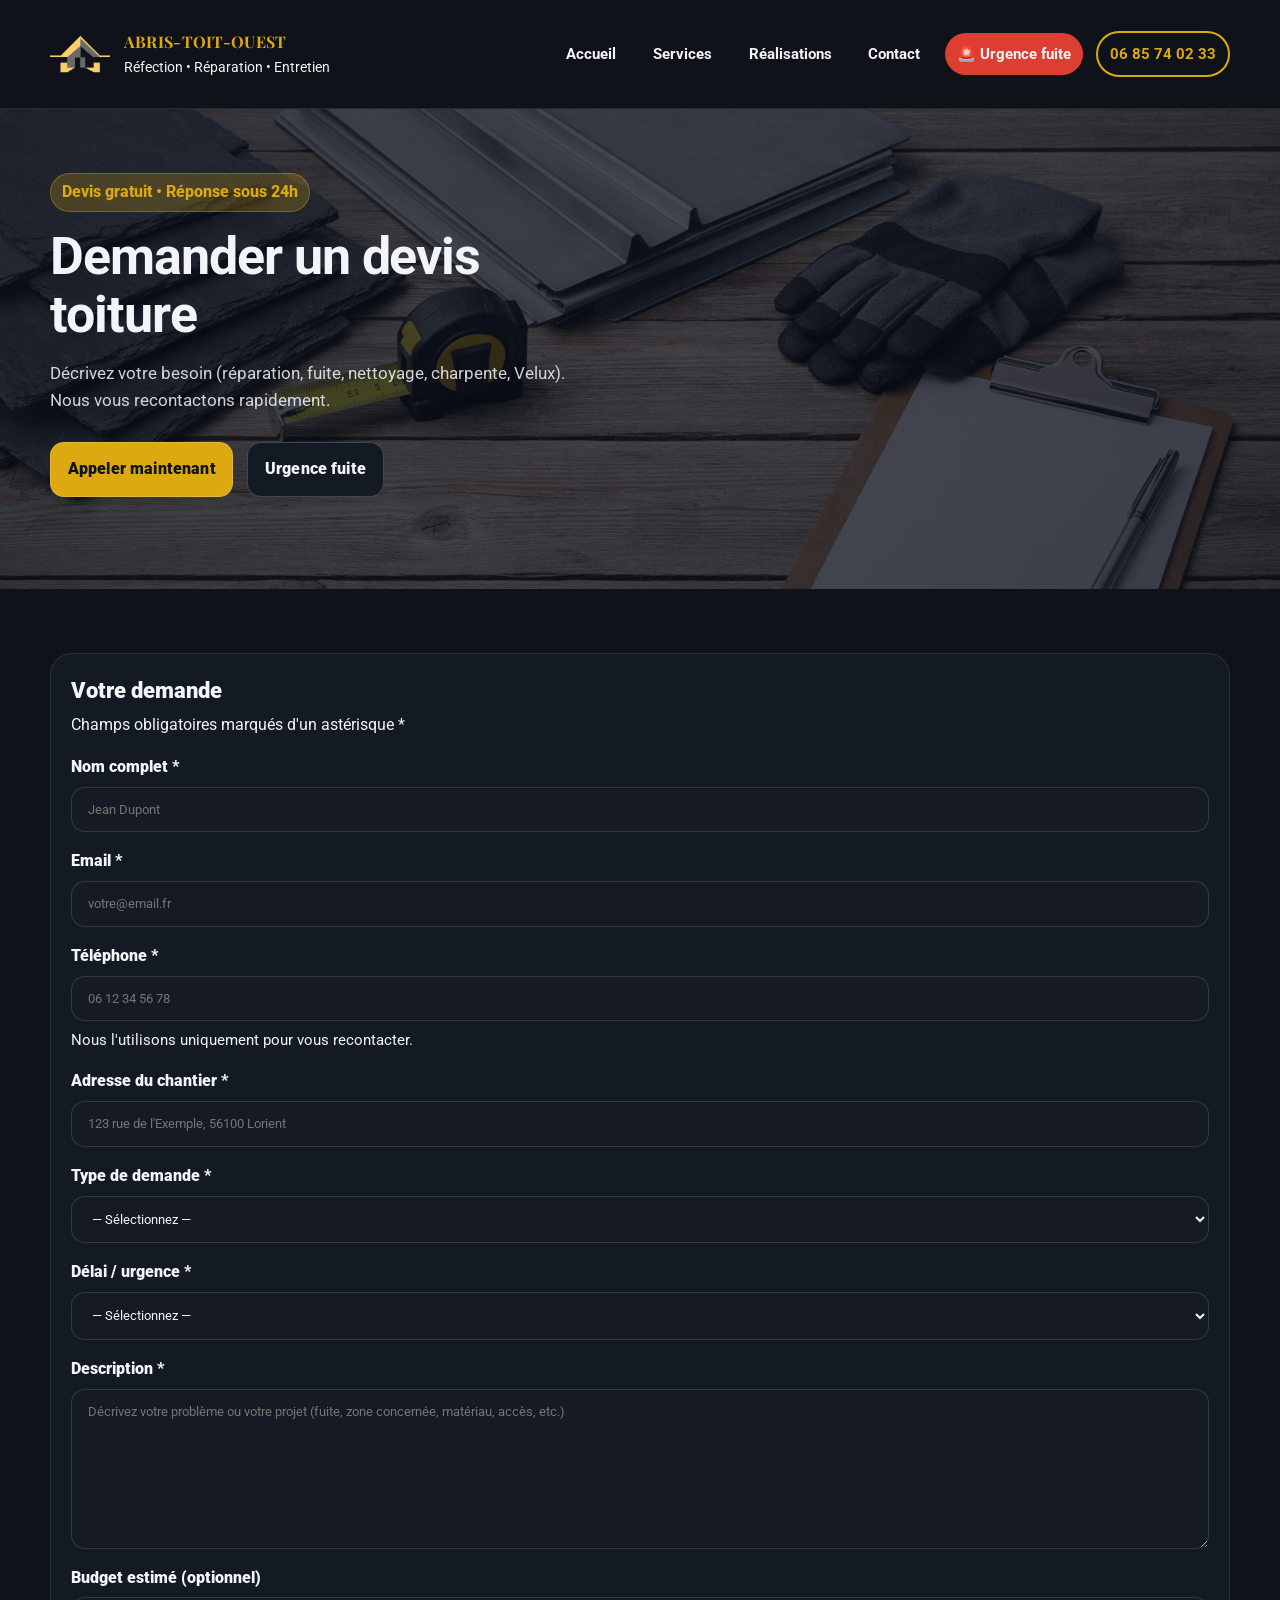
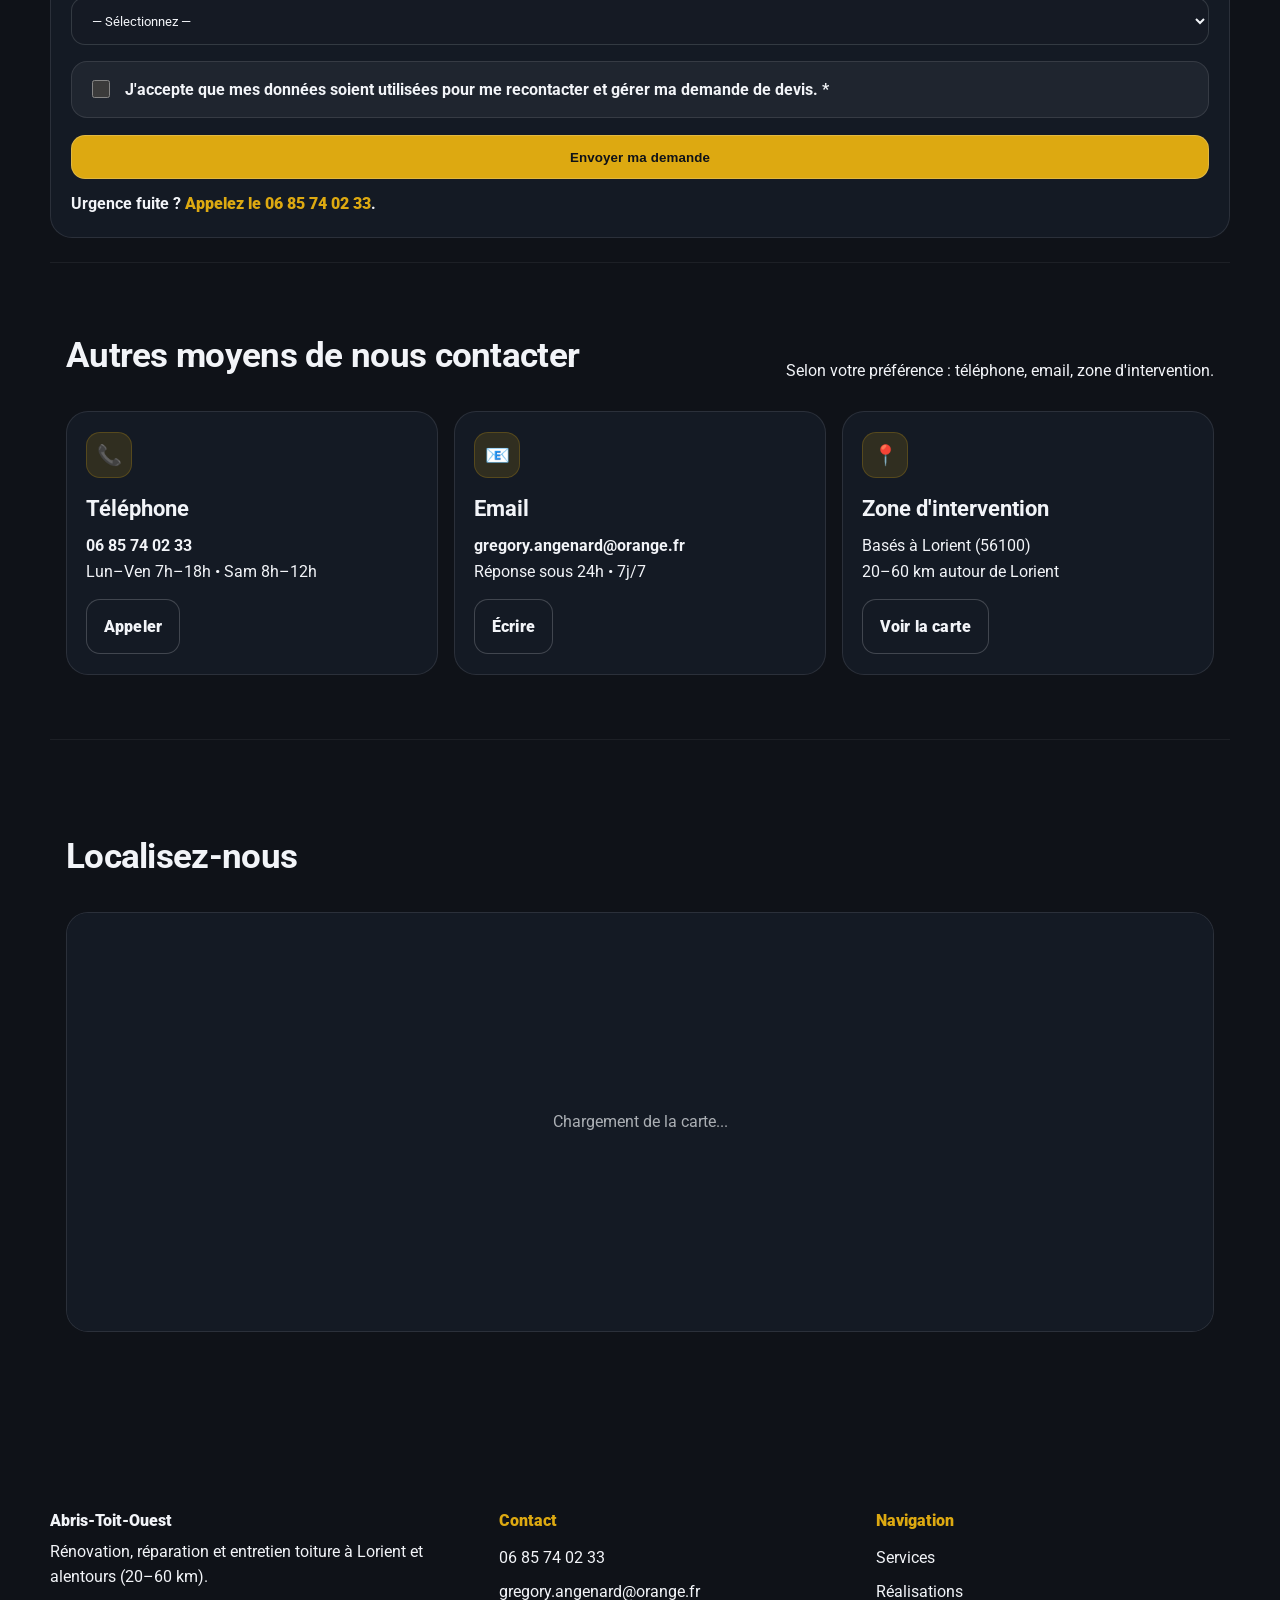
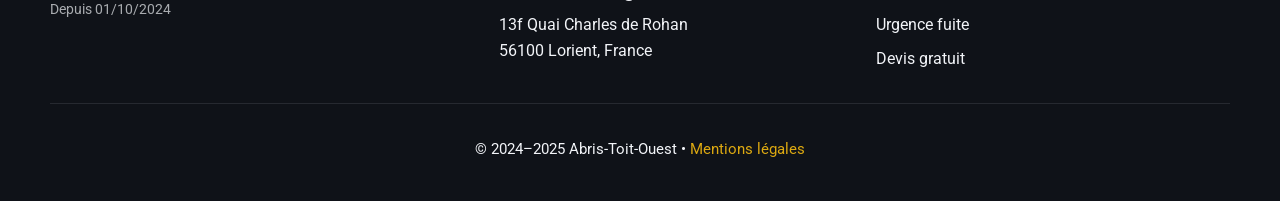
<file: abris-toit-ouest/contact.html>
<!DOCTYPE html>
<html lang="fr">
<head>
  <meta charset="UTF-8" />
  <meta name="viewport" content="width=device-width, initial-scale=1.0" />
  <meta name="description" content="Contactez Abris-Toit-Ouest pour un devis gratuit. Réponse sous 24h. Intervention Lorient & alentours. Urgence fuite 24h/7j." />
  <link rel="preconnect" href="https://fonts.googleapis.com">
  <link rel="preconnect" href="https://fonts.gstatic.com" crossorigin>
  <link href="https://fonts.googleapis.com/css2?family=Playfair+Display:wght@400;500;600;700;800;900&family=Roboto:wght@100;300;400;500;700;900&display=swap" rel="stylesheet">

  <title>Devis Gratuit & Contact | Abris-Toit-Ouest</title>

  <link rel="icon" href="images/logo.png" type="image/png" />
  <link rel="canonical" href="https://abris-toit-ouest.fr/contact.html" />
  <meta name="theme-color" content="#0B0F1A" />

  <link rel="stylesheet" href="style.css" />
</head>

<body>
  <a class="skip-link" href="#main">Aller au contenu principal</a>

  <header class="header" role="banner">
    <div class="container header__inner">
      <a class="brand" href="index.html" aria-label="Accueil Abris-Toit-Ouest">
        <img class="brand__logo" src="images/logo.png" alt="Logo Abris-Toit-Ouest" width="60" height="auto" />
        <span class="brand__text">
          <span class="brand__name">Abris-Toit-Ouest</span>
          <span class="brand__tag">Réfection • Réparation • Entretien</span>
        </span>
      </a>

      <button class="navbtn" type="button" aria-label="Ouvrir le menu" aria-controls="nav" aria-expanded="false">
        <span class="navbtn__lines" aria-hidden="true"></span>
      </button>

      <nav class="nav" id="nav" aria-label="Navigation principale">
        <a class="nav__link" href="index.html">Accueil</a>
        <a class="nav__link" href="services.html">Services</a>
        <a class="nav__link" href="realisations.html">Réalisations</a>
        <a class="nav__link is-active" href="contact.html">Contact</a>
        <a class="nav__link nav__link--pill" href="urgence.html">🚨 Urgence fuite</a>
        <a class="nav__link nav__link--phone" href="tel:+33685740233">06 85 74 02 33</a>
      </nav>
    </div>
  </header>

  <main id="main">
    <!-- Page hero -->
    <section class="hero hero--compact" style="background-image: url('images/hero-contact.png')" aria-label="Contact et devis">
      <div class="container hero__grid">
        <div class="hero__content">
          <p class="eyebrow">Devis gratuit • Réponse sous 24h</p>
          <h1 class="hero__title">Demander un devis toiture</h1>
          <p class="hero__lead">
            Décrivez votre besoin (réparation, fuite, nettoyage, charpente, Velux). Nous vous recontactons rapidement.
          </p>

          <div class="hero__actions">
            <a class="btn btn--primary" href="tel:+33685740233">Appeler maintenant</a>
            <a class="btn btn--ghost" href="urgence.html">Urgence fuite</a>
          </div>
        </div>
    </section>

    <!-- Form + Info -->
<section class="section" aria-label="Formulaire de devis">
  <div class="container formLayout">
    <!-- Form card -->
    <section class="formCard" aria-label="Formulaire de contact">
      <header class="formCard__head">
        <h2 class="formCard__title">Votre demande</h2>
        <p class="formCard__sub">Champs obligatoires marqués d'un astérisque *</p>
      </header>
      
      <!-- ─── VERSION NETLIFY FORMS ─────────────────────────────── -->
      <form 
        id="contact-form" 
        name="devis" 
        method="POST" 
        data-netlify="true" 
        data-netlify-honeypot="company"  <!-- ← honeypot activé -->
        <!-- Honeypot field (déjà présent dans votre code, on l'utilise) -->
        <div class="sr-only" aria-hidden="true">
          <label for="company">Entreprise</label>
          <input id="company" name="company" type="text" tabindex="-1" autocomplete="off" />
        </div>

        <!-- Champ caché obligatoire pour Netlify (important si JS/AJAX) -->
        <!-- <input type="hidden" name="form-name" value="devis" /> → utile surtout avec JS -->

        <div class="formGrid">
          <div class="field">
            <label class="field__label" for="name">Nom complet *</label>
            <input class="field__control" type="text" id="name" name="name" required autocomplete="name" placeholder="Jean Dupont" />
          </div>
          <div class="field">
            <label class="field__label" for="email">Email *</label>
            <input class="field__control" type="email" id="email" name="email" required autocomplete="email" placeholder="votre@email.fr" />
          </div>
          <div class="field">
            <label class="field__label" for="phone">Téléphone *</label>
            <input class="field__control" type="tel" id="phone" name="phone" required inputmode="tel" autocomplete="tel" placeholder="06 12 34 56 78" pattern="0[1-9][0-9]{8}" title="Format: 10 chiffres commençant par 0" />
            <p class="field__hint" id="phoneHint">Nous l'utilisons uniquement pour vous recontacter.</p>
          </div>
          <div class="field">
            <label class="field__label" for="address">Adresse du chantier *</label>
            <input class="field__control" type="text" id="address" name="address" required autocomplete="street-address" placeholder="123 rue de l'Exemple, 56100 Lorient" />
          </div>
          <div class="field">
            <label class="field__label" for="service">Type de demande *</label>
            <select class="field__control" id="service" name="service" required>
              <option value="">— Sélectionnez —</option>
              <option value="couverture">Rénovation & couverture toiture</option>
              <option value="nettoyage">Nettoyage & traitement toiture</option>
              <option value="charpente">Traitement charpente & bois</option>
              <option value="velux">Pose Velux & fenêtres de toit</option>
              <option value="inspection">Inspection / diagnostic</option>
              <option value="autre">Autre</option>
            </select>
          </div>
          <div class="field">
            <label class="field__label" for="timeline">Délai / urgence *</label>
            <select class="field__control" id="timeline" name="timeline" required>
              <option value="">— Sélectionnez —</option>
              <option value="urgent">Urgent (1–2 jours)</option>
              <option value="rapide">Rapide (1–2 semaines)</option>
              <option value="normal">Normal (1–2 mois)</option>
              <option value="planning">À planifier</option>
            </select>
          </div>
          <div class="field field--full">
            <label class="field__label" for="description">Description *</label>
            <textarea class="field__control field__control--textarea" id="description" name="description" required placeholder="Décrivez votre problème ou votre projet (fuite, zone concernée, matériau, accès, etc.)"></textarea>
          </div>
          <div class="field">
            <label class="field__label" for="budget">Budget estimé (optionnel)</label>
            <select class="field__control" id="budget" name="budget">
              <option value="">— Sélectionnez —</option>
              <option value="moins-2000">Moins de 2 000 €</option>
              <option value="2000-5000">2 000 € à 5 000 €</option>
              <option value="5000-10000">5 000 € à 10 000 €</option>
              <option value="10000-plus">Plus de 10 000 €</option>
            </select>
          </div>
          <div class="field field--full">
            <div class="checkRow">
              <input class="checkRow__box" type="checkbox" id="rgpd" name="rgpd" required />
              <label class="checkRow__label" for="rgpd">
                J'accepte que mes données soient utilisées pour me recontacter et gérer ma demande de devis. *
              </label>
            </div>
          </div>
        </div>

        <div class="formActions">
          <button type="submit" class="btn btn--primary btn--full" id="contact-submit">
            Envoyer ma demande
          </button>
          <p class="formNote">
            Urgence fuite ? <a href="tel:+33685740233">Appelez le 06 85 74 02 33</a>.
          </p>
        </div>
        <!-- Success message (hidden by default, shown by JS or Formspree) -->
        <div id="form-success" style="display: none;" class="panel" role="alert">
          <h3 class="panel__title">✅ Message envoyé !</h3>
          <p>Nous vous recontacterons sous 24h. Vérifiez vos spams si besoin.</p>
        </div>
      </form>
    </section>

    <!-- Contact methods -->
    <section class="section section--muted" aria-label="Autres moyens de contact">
      <div class="container">
        <header class="section__head">
          <h2 class="section__title">Autres moyens de nous contacter</h2>
          <p class="section__sub">Selon votre préférence : téléphone, email, zone d'intervention.</p>
        </header>

        <div class="cards cards--3">
          <article class="card">
            <div class="card__icon" aria-hidden="true">📞</div>
            <h3 class="card__title">Téléphone</h3>
            <p class="card__text"><strong>06 85 74 02 33</strong><br><span class="muted">Lun–Ven 7h–18h • Sam 8h–12h</span></p>
            <a class="btn btn--soft" href="tel:+33685740233">Appeler</a>
          </article>

          <article class="card">
            <div class="card__icon" aria-hidden="true">📧</div>
            <h3 class="card__title">Email</h3>
            <p class="card__text"><strong>gregory.angenard@orange.fr</strong><br><span class="muted">Réponse sous 24h • 7j/7</span></p>
            <a class="btn btn--soft" href="mailto:gregory.angenard@orange.fr">Écrire</a>
          </article>

          <article class="card">
            <div class="card__icon" aria-hidden="true">📍</div>
            <h3 class="card__title">Zone d'intervention</h3>
            <p class="card__text">Basés à Lorient (56100)<br><span class="muted">20–60 km autour de Lorient</span></p>
            <a class="btn btn--soft" href="#map">Voir la carte</a>
          </article>
        </div>
      </div>
    </section>

    <!-- Map -->
    <section class="section" id="map" aria-label="Carte">
      <div class="container">
        <header class="section__head">
          <h2 class="section__title">Localisez-nous</h2>
        </header>

      <div class="mapFrame">
        <div style="display:grid;place-items:center;height:100%;background:var(--surface-1);color:var(--text-3)">
          Chargement de la carte...
          <iframe title="Carte Abris-Toit-Ouest" width="100%" height="100%" frameborder="0" style="position:absolute;top:0;left:0" src="https://www.google.com/maps/embed?pb=!1m18!1m12!1m3!1d5366.000901609078!2d-3.3610179232249187!3d47.742645971202656!2m3!1f0!2f0!3f0!3m2!1i1024!2i768!4f13.1!3m3!1m2!1s0x48105e456e5f5cbf%3A0xd672cb8323a30587!2s13f%20Quai%20Charles%20de%20Rohan%2C%2056100%20Lorient!5e0!3m2!1sfr!2sfr!4v1767457342497!5m2!1sfr!2sfr" width="400" height="300" style="border:0;" allowfullscreen="" loading="lazy" referrerpolicy="no-referrer-when-downgrade"></iframe>
        </div>
      </div>
    </section>
  </main>

  <footer class="footer" role="contentinfo">
    <div class="container footer__grid">
      <div>
        <p class="footer__brand">Abris-Toit-Ouest</p>
        <p class="footer__small">Rénovation, réparation et entretien toiture à Lorient et alentours (20–60 km).</p>
        <p class="footer__year">Depuis 01/10/2024</p>
      </div>

      <div>
        <p class="footer__title">Contact</p>
        <ul class="footer__list">
          <li><a href="tel:+33685740233">06 85 74 02 33</a></li>
          <li><a href="mailto:gregory.angenard@orange.fr">gregory.angenard@orange.fr</a></li>
          <li>13f Quai Charles de Rohan<br />56100 Lorient, France</li>
        </ul>
      </div>

      <div>
        <p class="footer__title">Navigation</p>
        <ul class="footer__list">
          <li><a href="services.html">Services</a></li>
          <li><a href="realisations.html">Réalisations</a></li>
          <li><a href="urgence.html">Urgence fuite</a></li>
          <li><a href="contact.html">Devis gratuit</a></li>
        </ul>
      </div>
    </div>

    <div class="container footer__bottom">
      <p>© 2024–2025 Abris-Toit-Ouest • <a href="mentions-legales.html">Mentions légales</a></p>
    </div>
  </footer>

  <dialog class="lightbox" id="lightbox">
    <button class="lightbox__close" aria-label="Fermer l’image">×</button>
    <img class="lightbox__img" alt="">
  </dialog>

  <script src="script.js" defer></script>
</body>
</html>
</file>
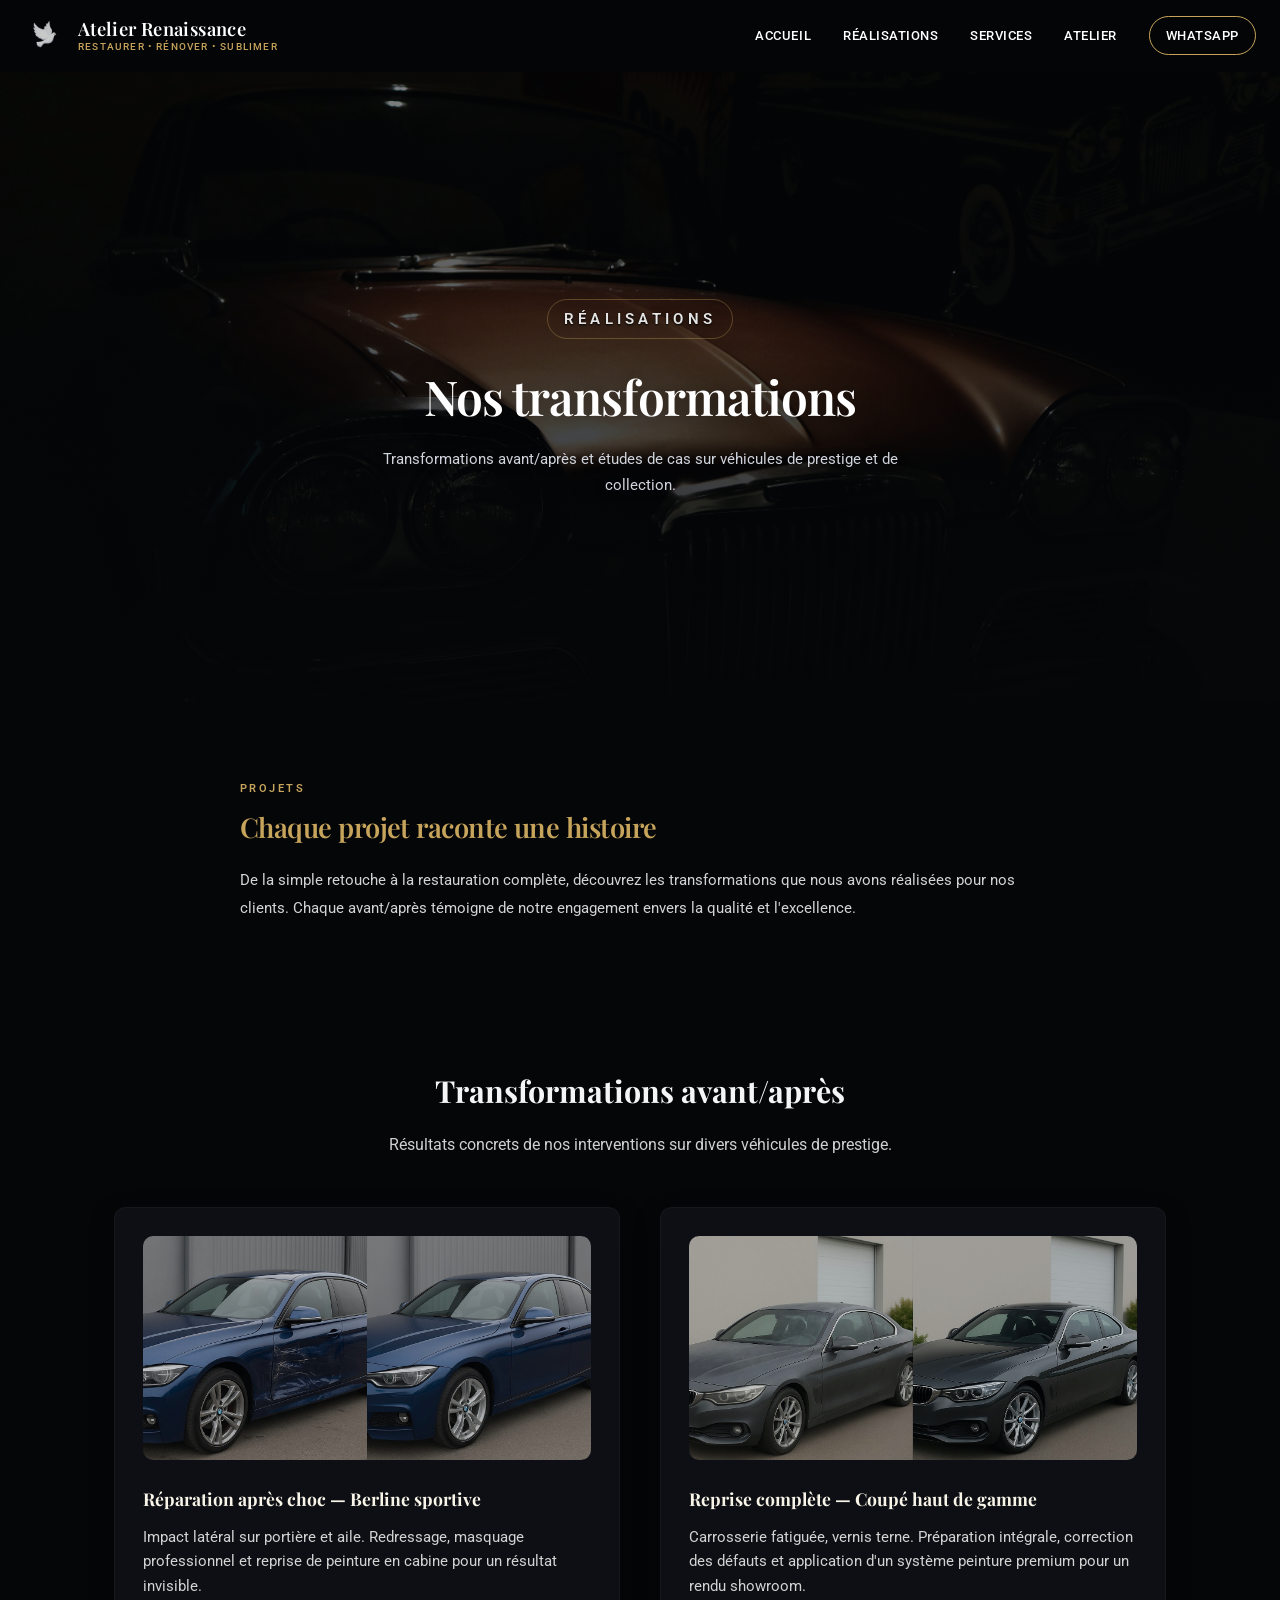
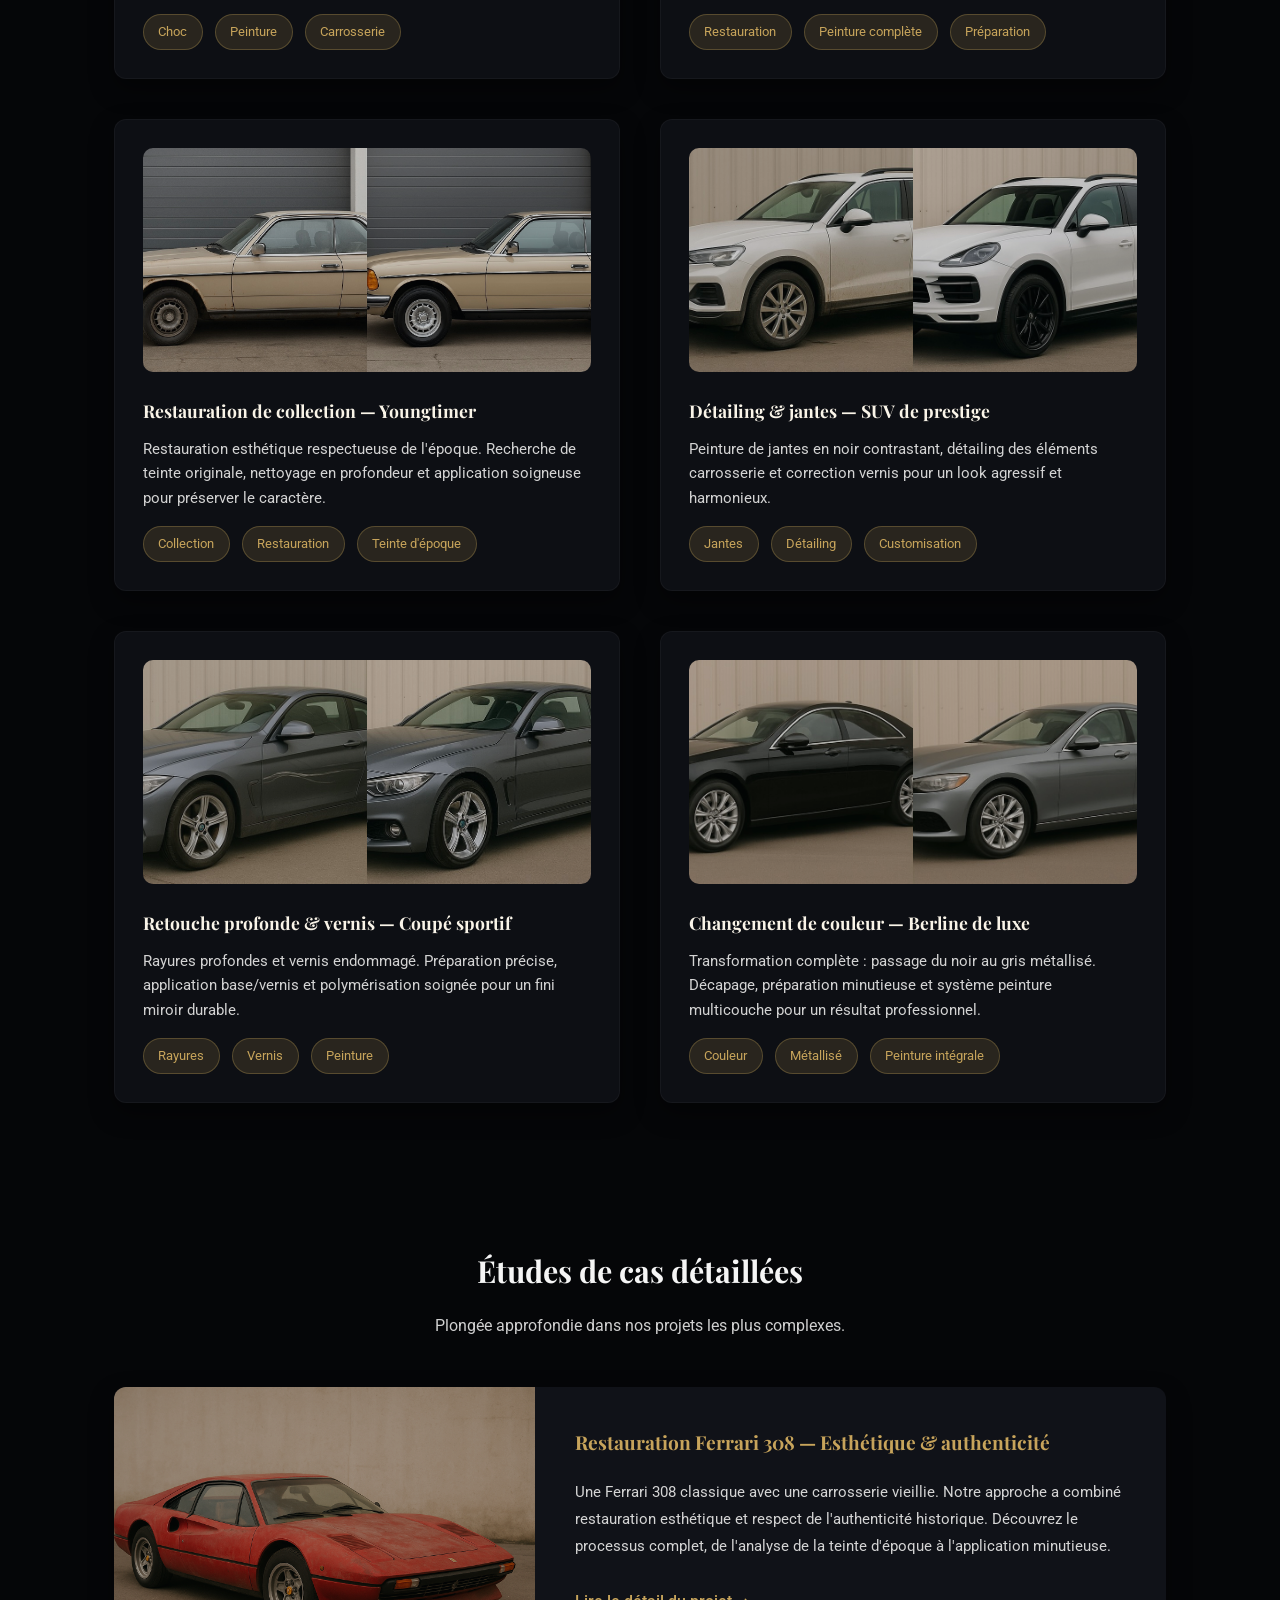
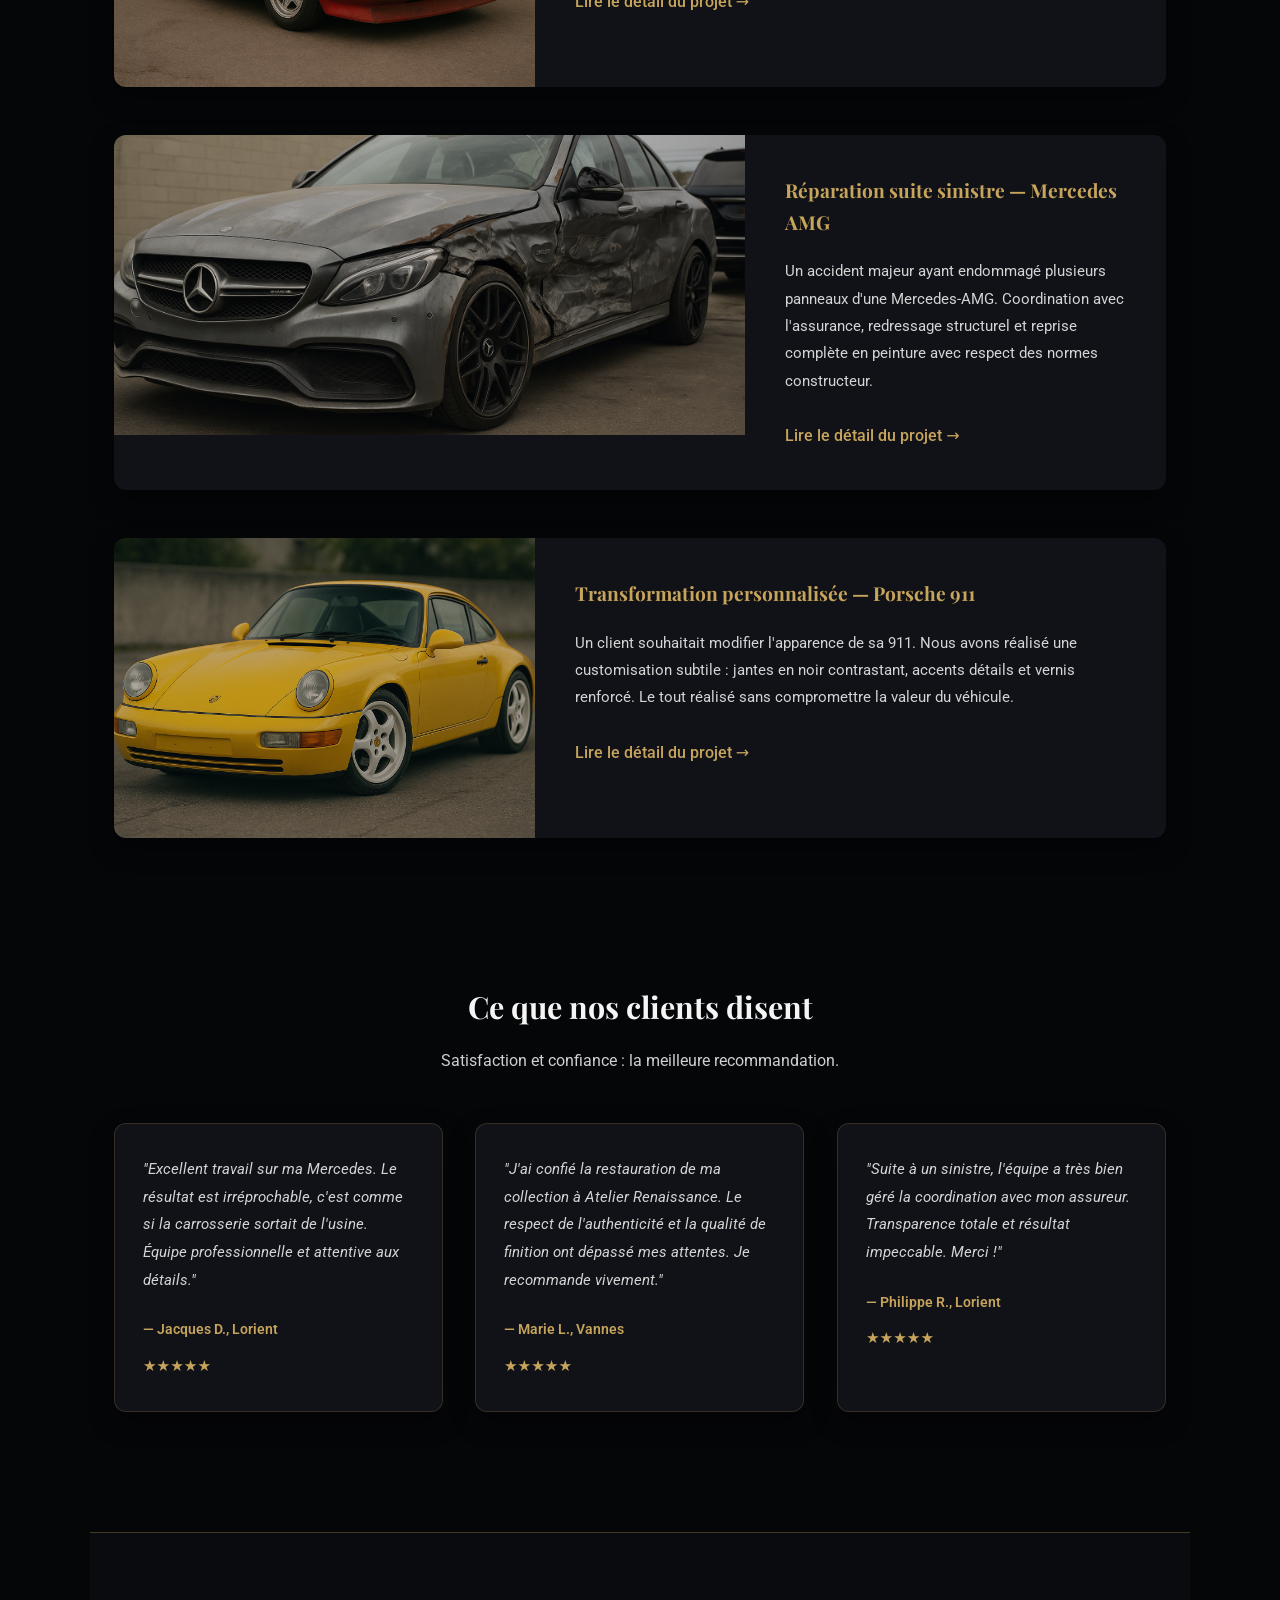
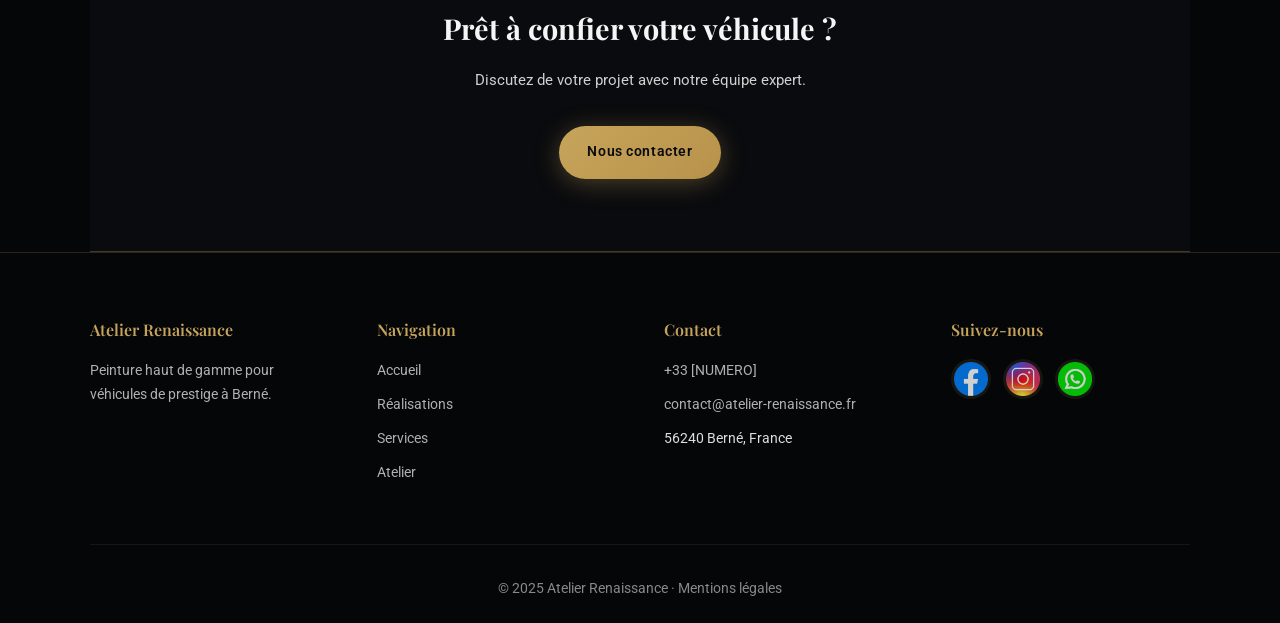
<file: atelier-renaissance/realisations.html>
<!DOCTYPE html>
<html lang="fr">
<head>
  <meta charset="UTF-8" />
  <meta name="viewport" content="width=device-width, initial-scale=1.0" />
  <meta name="description" content="Réalisations Atelier Renaissance — Avant/après, restaurations de collection, reprises complètes de peinture pour véhicules de prestige.">
  <title>Réalisations Atelier Renaissance — Galerie de projets avant/après</title>

  <link rel="preconnect" href="https://fonts.googleapis.com">
  <link rel="preconnect" href="https://fonts.gstatic.com" crossorigin>
  <link href="https://fonts.googleapis.com/css2?family=Playfair+Display:wght@600;700&family=Roboto:wght@400;500&display=swap" rel="stylesheet">
  <link rel="stylesheet" href="style.css">
  <link rel="icon" href="images/logo-2-black.png" type="image/png">
  <meta name="theme-color" content="#050608">
</head>

<body class="realisations-page">

  <a href="#main" class="skip-link">Aller au contenu</a>

  <header id="site-header">
    <a href="index.html" class="logo-link">
      <div class="logo-container">
        <img src="images/logo-2-black.png" alt="" class="logo-image" width="42" height="42" aria-hidden="true">
        <div class="logo-copy">
          <span class="logo">Atelier Renaissance</span>
          <span class="logo-tagline">Restaurer • Rénover • Sublimer</span>
        </div>
      </div>
    </a>
    <button type="button" class="hamburger" id="hamburger" aria-label="Ouvrir le menu" aria-expanded="false" aria-controls="main-nav">
      <span></span>
    </button>
    <nav id="main-nav" class="nav-premium" aria-label="Navigation principale">
      <a href="index.html">Accueil</a>
      <a href="realisations.html">Réalisations</a>
      <a href="nos-services.html">Services</a>
      <a href="atelier.html">Atelier</a>
      <a href="https://wa.me/[NUMERO]" class="cta-nav">WhatsApp</a>
    </nav>
  </header>

  <section class="hero hero--premium" style="background-image: url('images/realisations-hero.jpg');" aria-label="Introduction">
    <div class="hero-content">
      <p class="hero-eyebrow">Réalisations</p>
      <h1>Nos transformations</h1>
      <p class="hero-lead">Transformations avant/après et études de cas sur véhicules de prestige et de collection.</p>
    </div>
  </section>

  <main id="main">
    <section class="intro-realisations">
      <div class="intro-text">
        <span class="section-label">Projets</span>
        <h2 class="section-title">Chaque projet raconte une histoire</h2>
        <p>
          De la simple retouche à la restauration complète, découvrez les transformations que nous avons réalisées 
          pour nos clients. Chaque avant/après témoigne de notre engagement envers la qualité et l'excellence.
        </p>
      </div>
    </section>

    <!-- GALERIE AVANT/APRÈS -->
    <section class="galerie-avant-apres">
      <h2>Transformations avant/après</h2>
      <p class="section-intro">
        Résultats concrets de nos interventions sur divers véhicules de prestige.
      </p>

      <div class="avant-apres-grid">
        <div class="avant-apres-item">
          <div class="avant-apres-container">
            <img src="images/realisations-projet1-avant.jpg" alt="Projet 1 - Avant" loading="lazy">
            <img src="images/realisations-projet1-apres.jpg" alt="Projet 1 - Après" loading="lazy">
          </div>
          <h3>Réparation après choc — Berline sportive</h3>
          <p>
            Impact latéral sur portière et aile. Redressage, masquage professionnel et reprise 
            de peinture en cabine pour un résultat invisible.
          </p>
          <span class="projet-tags">
            <em>Choc</em>
            <em>Peinture</em>
            <em>Carrosserie</em>
          </span>
        </div>

        <div class="avant-apres-item">
          <div class="avant-apres-container">
            <img src="images/realisations-projet2-avant.jpg" alt="Projet 2 - Avant" loading="lazy">
            <img src="images/realisations-projet2-apres.jpg" alt="Projet 2 - Après" loading="lazy">
          </div>
          <h3>Reprise complète — Coupé haut de gamme</h3>
          <p>
            Carrosserie fatiguée, vernis terne. Préparation intégrale, correction des défauts 
            et application d'un système peinture premium pour un rendu showroom.
          </p>
          <span class="projet-tags">
            <em>Restauration</em>
            <em>Peinture complète</em>
            <em>Préparation</em>
          </span>
        </div>

        <div class="avant-apres-item">
          <div class="avant-apres-container">
            <img src="images/realisations-projet3-avant.jpg" alt="Projet 3 - Avant" loading="lazy">
            <img src="images/realisations-projet3-apres.jpg" alt="Projet 3 - Après" loading="lazy">
          </div>
          <h3>Restauration de collection — Youngtimer</h3>
          <p>
            Restauration esthétique respectueuse de l'époque. Recherche de teinte originale, 
            nettoyage en profondeur et application soigneuse pour préserver le caractère.
          </p>
          <span class="projet-tags">
            <em>Collection</em>
            <em>Restauration</em>
            <em>Teinte d'époque</em>
          </span>
        </div>

        <div class="avant-apres-item">
          <div class="avant-apres-container">
            <img src="images/realisations-projet4-avant.jpg" alt="Projet 4 - Avant" loading="lazy">
            <img src="images/realisations-projet4-apres.jpg" alt="Projet 4 - Après" loading="lazy">
          </div>
          <h3>Détailing & jantes — SUV de prestige</h3>
          <p>
            Peinture de jantes en noir contrastant, détailing des éléments carrosserie 
            et correction vernis pour un look agressif et harmonieux.
          </p>
          <span class="projet-tags">
            <em>Jantes</em>
            <em>Détailing</em>
            <em>Customisation</em>
          </span>
        </div>

        <div class="avant-apres-item">
          <div class="avant-apres-container">
            <img src="images/realisations-projet5-avant.jpg" alt="Projet 5 - Avant" loading="lazy">
            <img src="images/realisations-projet5-apres.jpg" alt="Projet 5 - Après" loading="lazy">
          </div>
          <h3>Retouche profonde & vernis — Coupé sportif</h3>
          <p>
            Rayures profondes et vernis endommagé. Préparation précise, application base/vernis 
            et polymérisation soignée pour un fini miroir durable.
          </p>
          <span class="projet-tags">
            <em>Rayures</em>
            <em>Vernis</em>
            <em>Peinture</em>
          </span>
        </div>

        <div class="avant-apres-item">
          <div class="avant-apres-container">
            <img src="images/realisations-projet6-avant.jpg" alt="Projet 6 - Avant" loading="lazy">
            <img src="images/realisations-projet6-apres.jpg" alt="Projet 6 - Après" loading="lazy">
          </div>
          <h3>Changement de couleur — Berline de luxe</h3>
          <p>
            Transformation complète : passage du noir au gris métallisé. Décapage, préparation 
            minutieuse et système peinture multicouche pour un résultat professionnel.
          </p>
          <span class="projet-tags">
            <em>Couleur</em>
            <em>Métallisé</em>
            <em>Peinture intégrale</em>
          </span>
        </div>
      </div>
    </section>

    <!-- ÉTUDES DE CAS -->
    <section class="etudes-de-cas">
      <h2>Études de cas détaillées</h2>
      <p class="section-intro">
        Plongée approfondie dans nos projets les plus complexes.
      </p>

      <div class="etudes-grid">
        <div class="etude-card">
          <img src="images/etude-cas-1.png" alt="Étude de cas 1" loading="lazy">
          <div class="etude-content">
            <h3>Restauration Ferrari 308 — Esthétique & authenticité</h3>
            <p>
              Une Ferrari 308 classique avec une carrosserie vieillie. Notre approche a combiné 
              restauration esthétique et respect de l'authenticité historique. Découvrez le processus 
              complet, de l'analyse de la teinte d'époque à l'application minutieuse.
            </p>
            <a href="#" class="read-more">Lire le détail du projet →</a>
          </div>
        </div>

        <div class="etude-card">
          <img src="images/etude-cas-2.png" alt="Étude de cas 2" loading="lazy">
          <div class="etude-content">
            <h3>Réparation suite sinistre — Mercedes AMG</h3>
            <p>
              Un accident majeur ayant endommagé plusieurs panneaux d'une Mercedes-AMG. 
              Coordination avec l'assurance, redressage structurel et reprise complète en peinture 
              avec respect des normes constructeur.
            </p>
            <a href="#" class="read-more">Lire le détail du projet →</a>
          </div>
        </div>

        <div class="etude-card">
          <img src="images/etude-cas-3.png" alt="Étude de cas 3" loading="lazy">
          <div class="etude-content">
            <h3>Transformation personnalisée — Porsche 911</h3>
            <p>
              Un client souhaitait modifier l'apparence de sa 911. Nous avons réalisé une 
              customisation subtile : jantes en noir contrastant, accents détails et vernis renforcé. 
              Le tout réalisé sans compromettre la valeur du véhicule.
            </p>
            <a href="#" class="read-more">Lire le détail du projet →</a>
          </div>
        </div>
      </div>
    </section>

    <!-- TÉMOIGNAGES CLIENTS -->
    <section class="temoignages">
      <h2>Ce que nos clients disent</h2>
      <p class="section-intro">
        Satisfaction et confiance : la meilleure recommandation.
      </p>

      <div class="temoignages-grid">
        <div class="temoignage-card">
          <p class="temoignage-text">
            "Excellent travail sur ma Mercedes. Le résultat est irréprochable, c'est comme si la carrosserie 
            sortait de l'usine. Équipe professionnelle et attentive aux détails."
          </p>
          <span class="temoignage-auteur">— Jacques D., Lorient</span>
          <span class="temoignage-rating">★★★★★</span>
        </div>

        <div class="temoignage-card">
          <p class="temoignage-text">
            "J'ai confié la restauration de ma collection à Atelier Renaissance. Le respect de 
            l'authenticité et la qualité de finition ont dépassé mes attentes. Je recommande vivement."
          </p>
          <span class="temoignage-auteur">— Marie L., Vannes</span>
          <span class="temoignage-rating">★★★★★</span>
        </div>

        <div class="temoignage-card">
          <p class="temoignage-text">
            "Suite à un sinistre, l'équipe a très bien géré la coordination avec mon assureur. 
            Transparence totale et résultat impeccable. Merci !"
          </p>
          <span class="temoignage-auteur">— Philippe R., Lorient</span>
          <span class="temoignage-rating">★★★★★</span>
        </div>
      </div>
    </section>

    <!-- CTA -->
    <section class="cta-section">
      <h2>Prêt à confier votre véhicule ?</h2>
      <p>Discutez de votre projet avec notre équipe expert.</p>
      <a href="https://wa.me/[NUMERO]" class="btn">Nous contacter</a>
    </section>
  </main>

  <script src="js/script.js"></script>
  
  <footer>
    <div class="footer-content">
      <div class="footer-section">
        <h4>Atelier Renaissance</h4>
        <p>Peinture haut de gamme pour véhicules de prestige à Berné.</p>
      </div>
      <div class="footer-section">
        <h4>Navigation</h4>
        <ul class="footer-links">
          <li><a href="index.html">Accueil</a></li>
          <li><a href="realisations.html">Réalisations</a></li>
          <li><a href="nos-services.html">Services</a></li>
          <li><a href="atelier.html">Atelier</a></li>
        </ul>
      </div>
      <div class="footer-section">
        <h4>Contact</h4>
        <ul class="footer-links">
          <li><a href="tel:+33[NUMERO]">+33 [NUMERO]</a></li>
          <li><a href="mailto:contact@atelier-renaissance.fr">contact@atelier-renaissance.fr</a></li>
          <li>56240 Berné, France</li>
        </ul>
      </div>
      <div class="footer-section">
        <h4>Suivez-nous</h4>
        <div class="social-links">
          <a href="https://facebook.com/atelier-renaissance" title="Facebook" target="_blank" rel="noopener noreferrer">
            <img src="images/facebook-logo.png" width="34" height="34" alt="" loading="lazy">
          </a>
          <a href="https://www.instagram.com/atelier_renaissance.br?utm_source=ig_web_button_share_sheet&igsh=ZDNlZDc0MzIxNw==" title="Instagram" target="_blank" rel="noopener noreferrer">
            <img src="images/instagram-logo.png" width="34" height="34" alt="" loading="lazy">
          </a>
          <a href="https://wa.me/[NUMERO]" title="WhatsApp" target="_blank" rel="noopener noreferrer">
            <img src="images/whatsapp-logo.png" width="34" height="34" alt="" loading="lazy">
          </a>
        </div>
      </div>
    </div>
    <div class="footer-bottom">
      <p>
        &copy; 2025 Atelier Renaissance ·
        <a href="mentions-legales.html" class="footer-link-legal">Mentions légales</a>
      </p>
    </div>
  </footer>

</body>
</html>
</file>
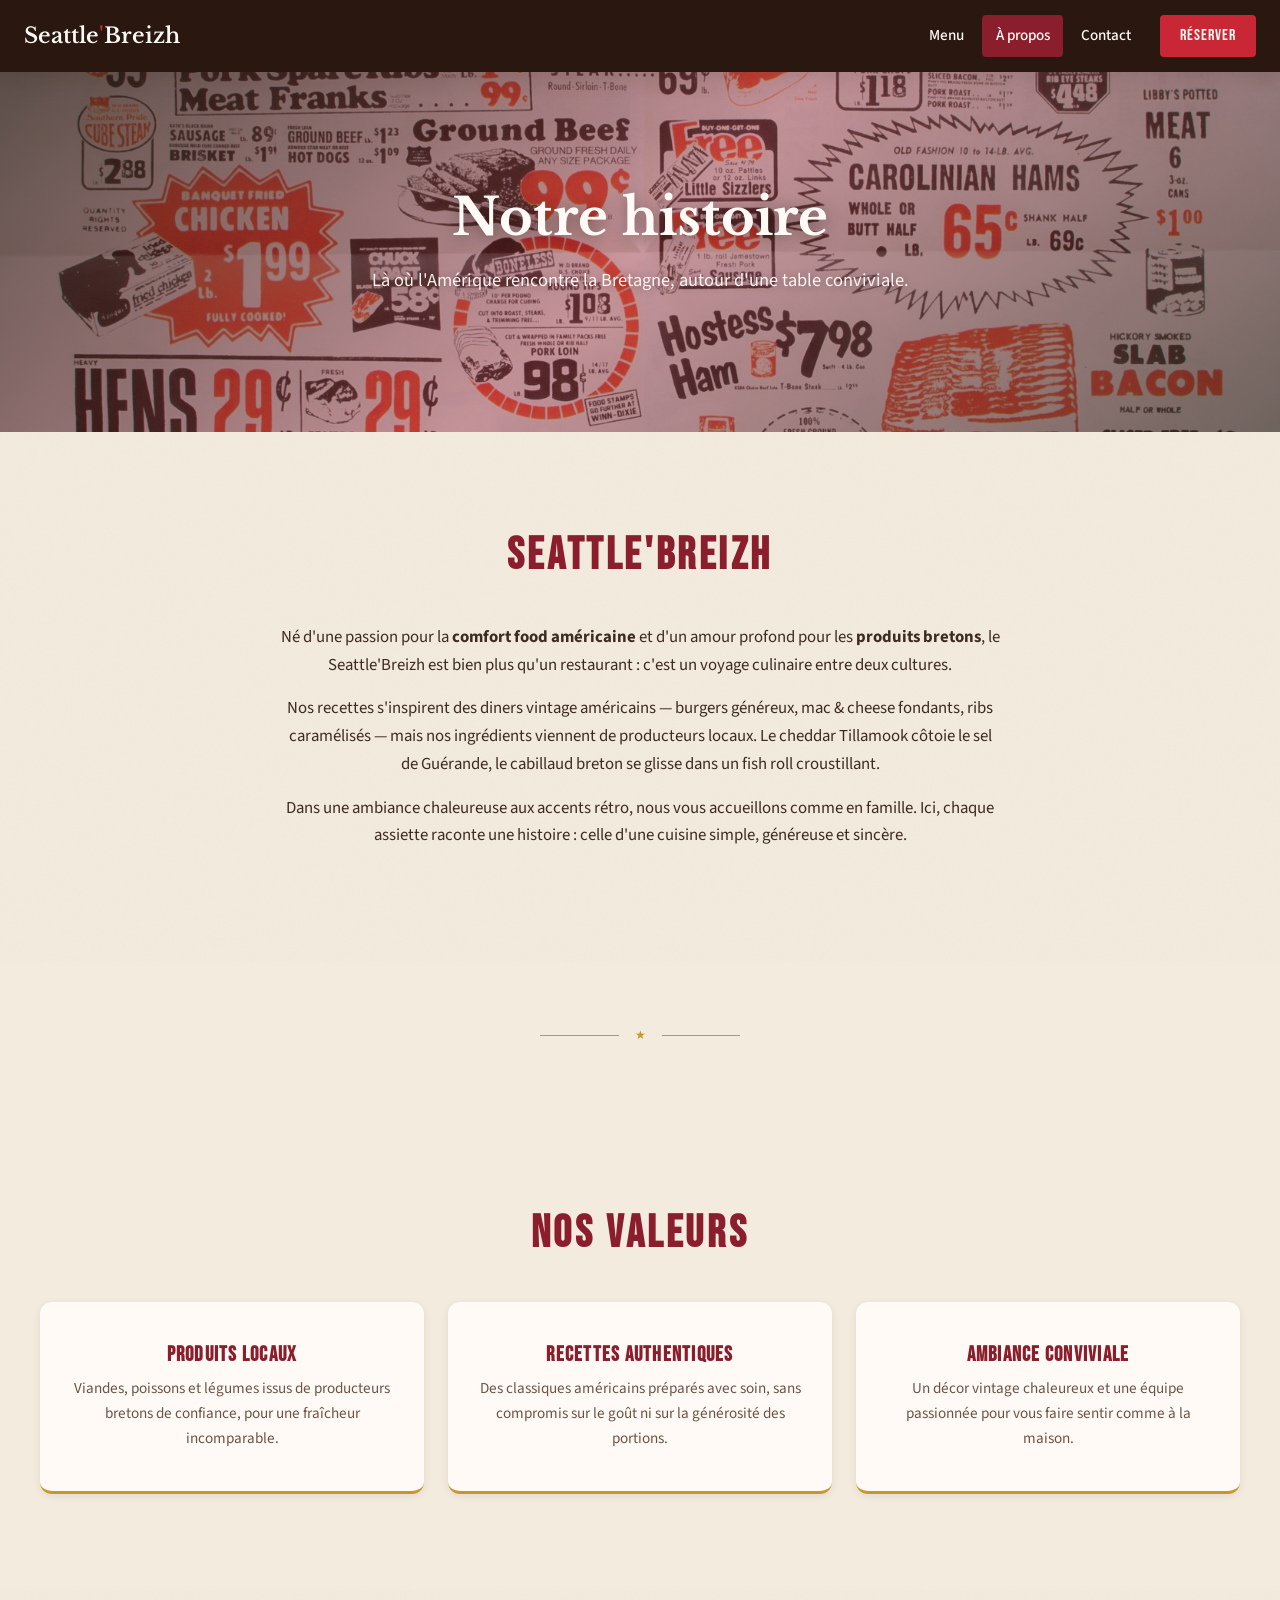
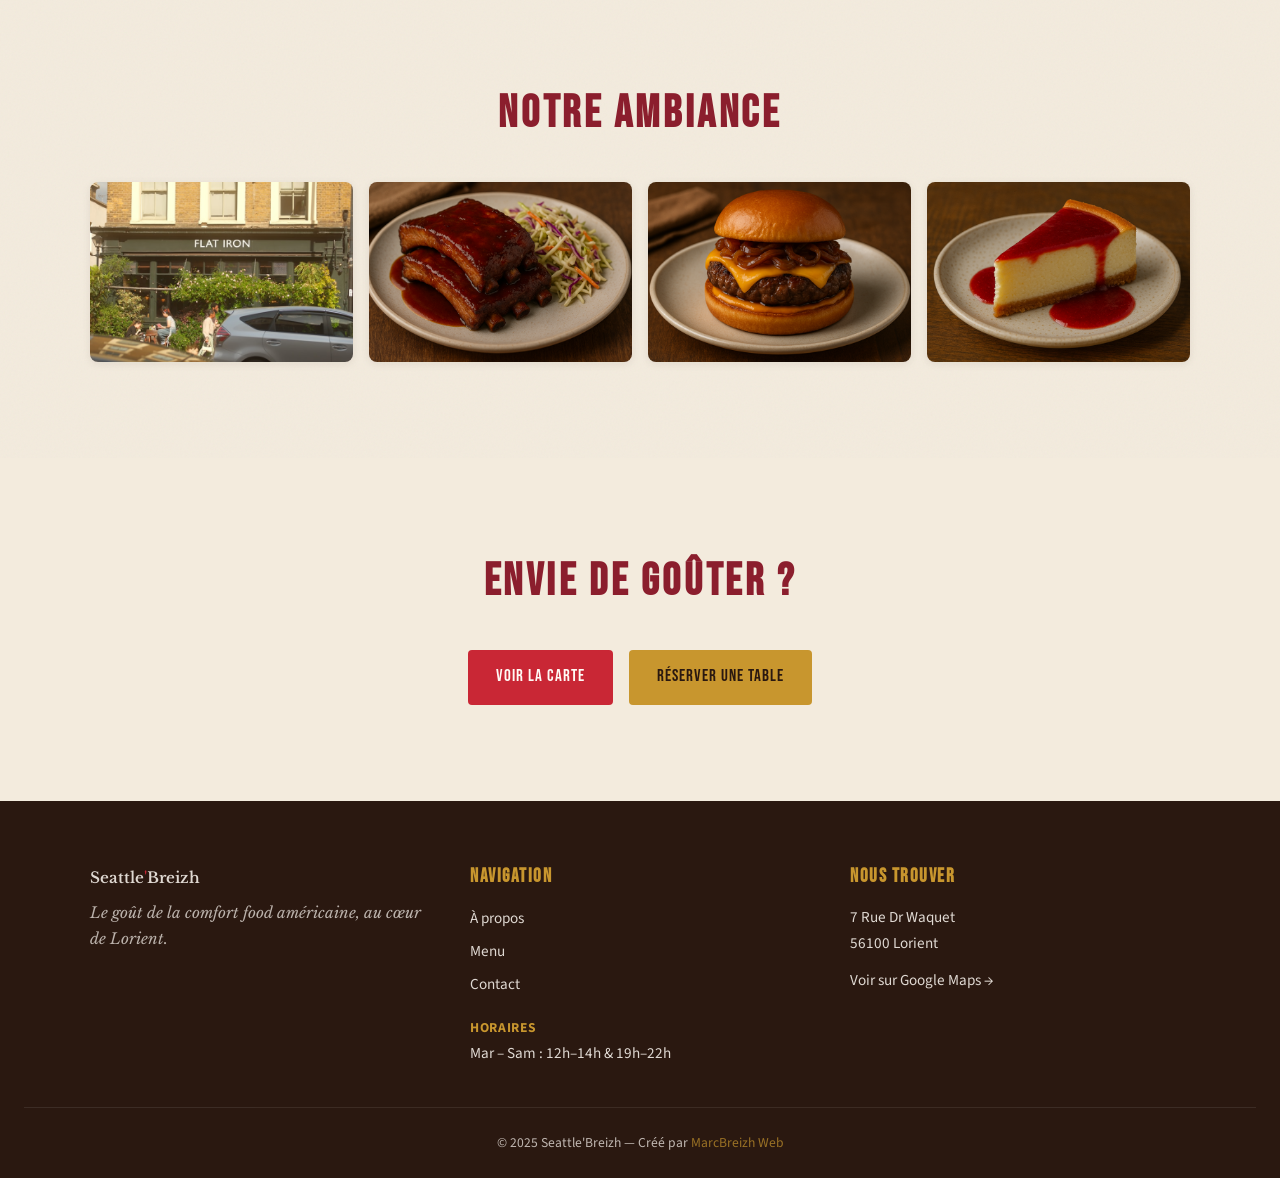
<file: seattlebreizh/a-propos.html>
<!DOCTYPE html>
<html lang="fr">
<head>
  <meta charset="UTF-8">
  <meta name="viewport" content="width=device-width, initial-scale=1.0">
  <meta name="description" content="Découvrez l'histoire du Seattle'Breizh — comfort food américaine vintage revisitée avec des produits locaux bretons à Lorient.">
  <title>À propos — Seattle'Breizh</title>

  <meta property="og:type" content="website">
  <meta property="og:title" content="Notre histoire — Seattle'Breizh">
  <meta property="og:description" content="American comfort food meets Bretagne. Découvrez notre univers, nos valeurs et notre ambiance vintage.">
  <meta property="og:image" content="images/bg.jpg">

  <link rel="stylesheet" href="style.css">
  <link rel="icon" href="images/favicon.png" type="image/png">
</head>
<body data-page="about">

  <div id="site-header"></div>

  <section class="hero hero--compact" style="background-image: url('images/bg.jpg');">
    <div class="hero-content">
      <h1>Notre histoire</h1>
      <p>Là où l'Amérique rencontre la Bretagne, autour d'une table conviviale.</p>
    </div>
  </section>

  <section class="section texture-bg">
    <div class="about-story">
      <h2 class="section-title">Seattle'Breizh</h2>
      <p>
        Né d'une passion pour la <strong>comfort food américaine</strong> et d'un amour profond pour les <strong>produits bretons</strong>, le Seattle'Breizh est bien plus qu'un restaurant : c'est un voyage culinaire entre deux cultures.
      </p>
      <p>
        Nos recettes s'inspirent des diners vintage américains — burgers généreux, mac & cheese fondants, ribs caramélisés — mais nos ingrédients viennent de producteurs locaux. Le cheddar Tillamook côtoie le sel de Guérande, le cabillaud breton se glisse dans un fish roll croustillant.
      </p>
      <p>
        Dans une ambiance chaleureuse aux accents rétro, nous vous accueillons comme en famille. Ici, chaque assiette raconte une histoire : celle d'une cuisine simple, généreuse et sincère.
      </p>
    </div>
  </section>

  <div class="section-divider"><span>★</span></div>

  <section class="section">
    <h2 class="section-title">Nos valeurs</h2>
    <div class="values-grid">
      <div class="value-card">
        <h3>Produits locaux</h3>
        <p>Viandes, poissons et légumes issus de producteurs bretons de confiance, pour une fraîcheur incomparable.</p>
      </div>
      <div class="value-card">
        <h3>Recettes authentiques</h3>
        <p>Des classiques américains préparés avec soin, sans compromis sur le goût ni sur la générosité des portions.</p>
      </div>
      <div class="value-card">
        <h3>Ambiance conviviale</h3>
        <p>Un décor vintage chaleureux et une équipe passionnée pour vous faire sentir comme à la maison.</p>
      </div>
    </div>
  </section>

  <section class="section texture-bg">
    <h2 class="section-title">Notre ambiance</h2>
    <div class="photo-strip">
      <img src="images/resto.jpg" alt="Salle du restaurant" loading="lazy">
      <img src="images/menu-ribs.png" alt="Ribs BBQ maison" loading="lazy">
      <img src="images/menu-burger.png" alt="Seattle'Burger" loading="lazy">
      <img src="images/menu-cheesecake.png" alt="Cheesecake maison" loading="lazy">
    </div>
  </section>

  <section class="section about-cta">
    <h2 class="section-title">Envie de goûter ?</h2>
    <div class="btn-group">
      <a href="menu.html" class="btn">Voir la carte</a>
      <a href="contact.html" class="btn btn--mustard">Réserver une table</a>
    </div>
  </section>

  <div id="site-footer"></div>

  <script src="js/layout.js"></script>
  <script src="js/nav.js"></script>
</body>
</html>
</file>
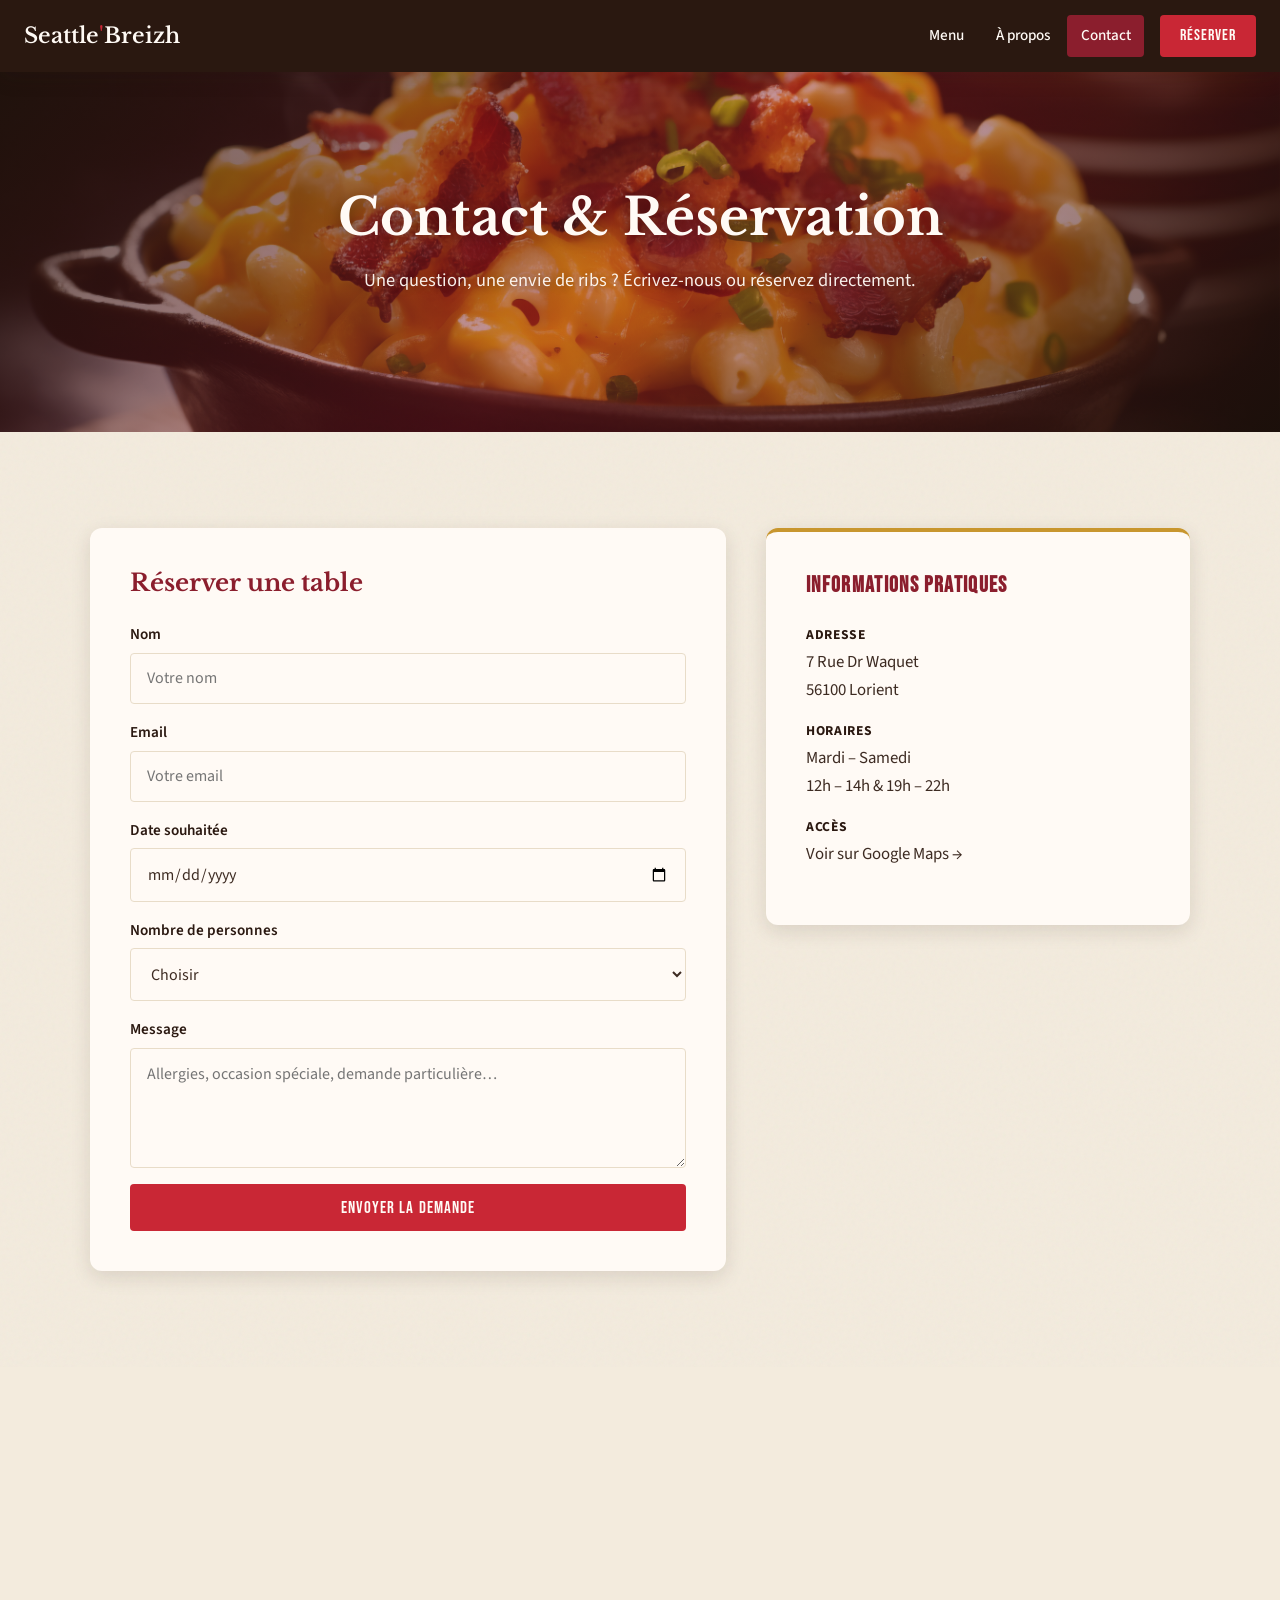
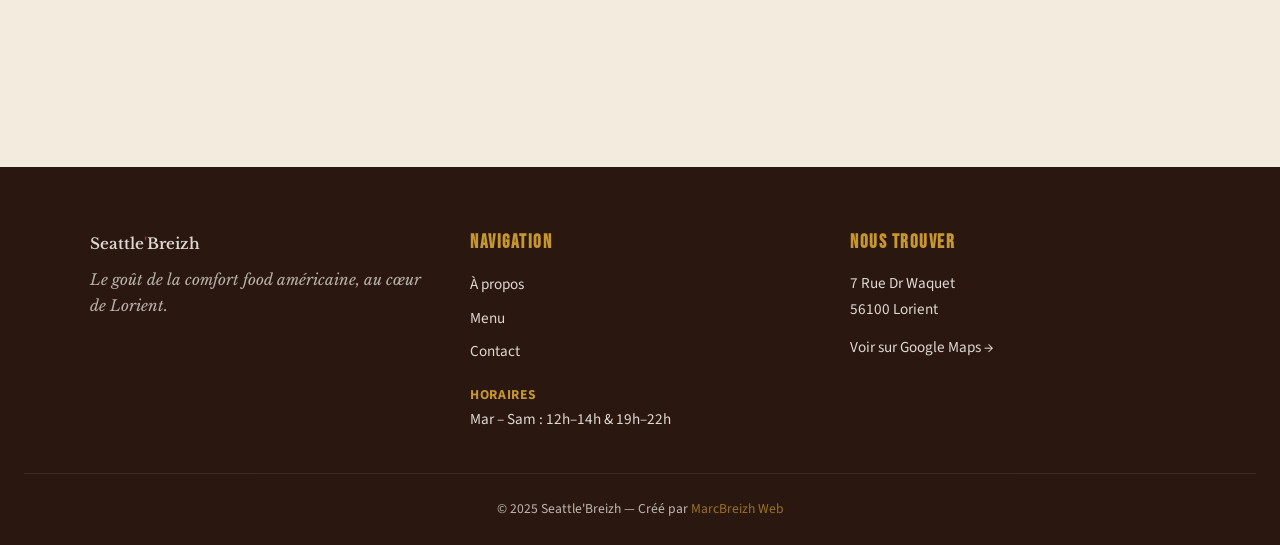
<file: seattlebreizh/contact.html>
<!DOCTYPE html>
<html lang="fr">
<head>
  <meta charset="UTF-8">
  <meta name="viewport" content="width=device-width, initial-scale=1.0">
  <meta name="description" content="Contactez le Seattle'Breizh à Lorient pour réserver une table. Formulaire de réservation, horaires et plan d'accès.">
  <title>Contact & Réservation — Seattle'Breizh</title>

  <meta property="og:type" content="website">
  <meta property="og:title" content="Contact & Réservation — Seattle'Breizh">
  <meta property="og:description" content="Réservez votre table au Seattle'Breizh, 7 Rue Dr Waquet, Lorient.">
  <meta property="og:image" content="images/index-hero.jpg">

  <link rel="stylesheet" href="style.css">
  <link rel="icon" href="images/favicon.png" type="image/png">
</head>
<body data-page="contact">

  <div id="site-header"></div>

  <section class="hero hero--compact" style="background-image: url('images/index-hero.jpg');">
    <div class="hero-content">
      <h1>Contact & Réservation</h1>
      <p>Une question, une envie de ribs ? Écrivez-nous ou réservez directement.</p>
    </div>
  </section>

  <section class="section texture-bg">
    <div class="contact-layout">
      <div class="contact-form-wrap">
        <h2>Réserver une table</h2>
        <!-- Remplacer yourformid par votre ID Formspree -->
        <form action="https://formspree.io/f/yourformid" method="POST">
          <div class="form-group">
            <label for="name">Nom</label>
            <input type="text" id="name" name="name" placeholder="Votre nom" required>
          </div>
          <div class="form-group">
            <label for="email">Email</label>
            <input type="email" id="email" name="email" placeholder="Votre email" required>
          </div>
          <div class="form-group">
            <label for="date">Date souhaitée</label>
            <input type="date" id="date" name="date" required>
          </div>
          <div class="form-group">
            <label for="guests">Nombre de personnes</label>
            <select id="guests" name="guests" required>
              <option value="" disabled selected>Choisir</option>
              <option value="1">1 personne</option>
              <option value="2">2 personnes</option>
              <option value="3">3 personnes</option>
              <option value="4">4 personnes</option>
              <option value="5">5 personnes</option>
              <option value="6+">6 personnes et plus</option>
            </select>
          </div>
          <div class="form-group">
            <label for="message">Message</label>
            <textarea id="message" name="message" placeholder="Allergies, occasion spéciale, demande particulière…"></textarea>
          </div>
          <button type="submit" class="btn">Envoyer la demande</button>
        </form>
      </div>

      <div class="info-card">
        <h3>Informations pratiques</h3>
        <div class="info-card__item">
          <strong>Adresse</strong>
          <p>7 Rue Dr Waquet<br>56100 Lorient</p>
        </div>
        <div class="info-card__item">
          <strong>Horaires</strong>
          <p>Mardi – Samedi<br>12h – 14h & 19h – 22h</p>
        </div>
        <div class="info-card__item">
          <strong>Accès</strong>
          <p>
            <a href="https://maps.google.com/?q=7+rue+Dr+Waquet,+56100+Lorient" target="_blank" rel="noopener">Voir sur Google Maps →</a>
          </p>
        </div>
      </div>
    </div>
  </section>

  <div class="map-embed">
    <iframe src="https://www.google.com/maps/embed?pb=!1m18!1m12!1m3!1d670.6686991548908!2d-3.365330330370925!3d47.7489641999326!2m3!1f0!2f0!3f0!3m2!1i1024!2i768!4f13.1!3m3!1m2!1s0x48105e514c8c1791%3A0xbcef4506190fffe8!2s7%20Rue%20Dr%20Waquet%2C%2056100%20Lorient!5e0!3m2!1sen!2sfr!4v1760190794935!5m2!1sen!2sfr" allowfullscreen="" loading="lazy" referrerpolicy="no-referrer-when-downgrade" title="Carte Google Maps du Seattle'Breizh"></iframe>
  </div>

  <div id="site-footer"></div>

  <script src="js/layout.js"></script>
  <script src="js/nav.js"></script>
</body>
</html>
</file>
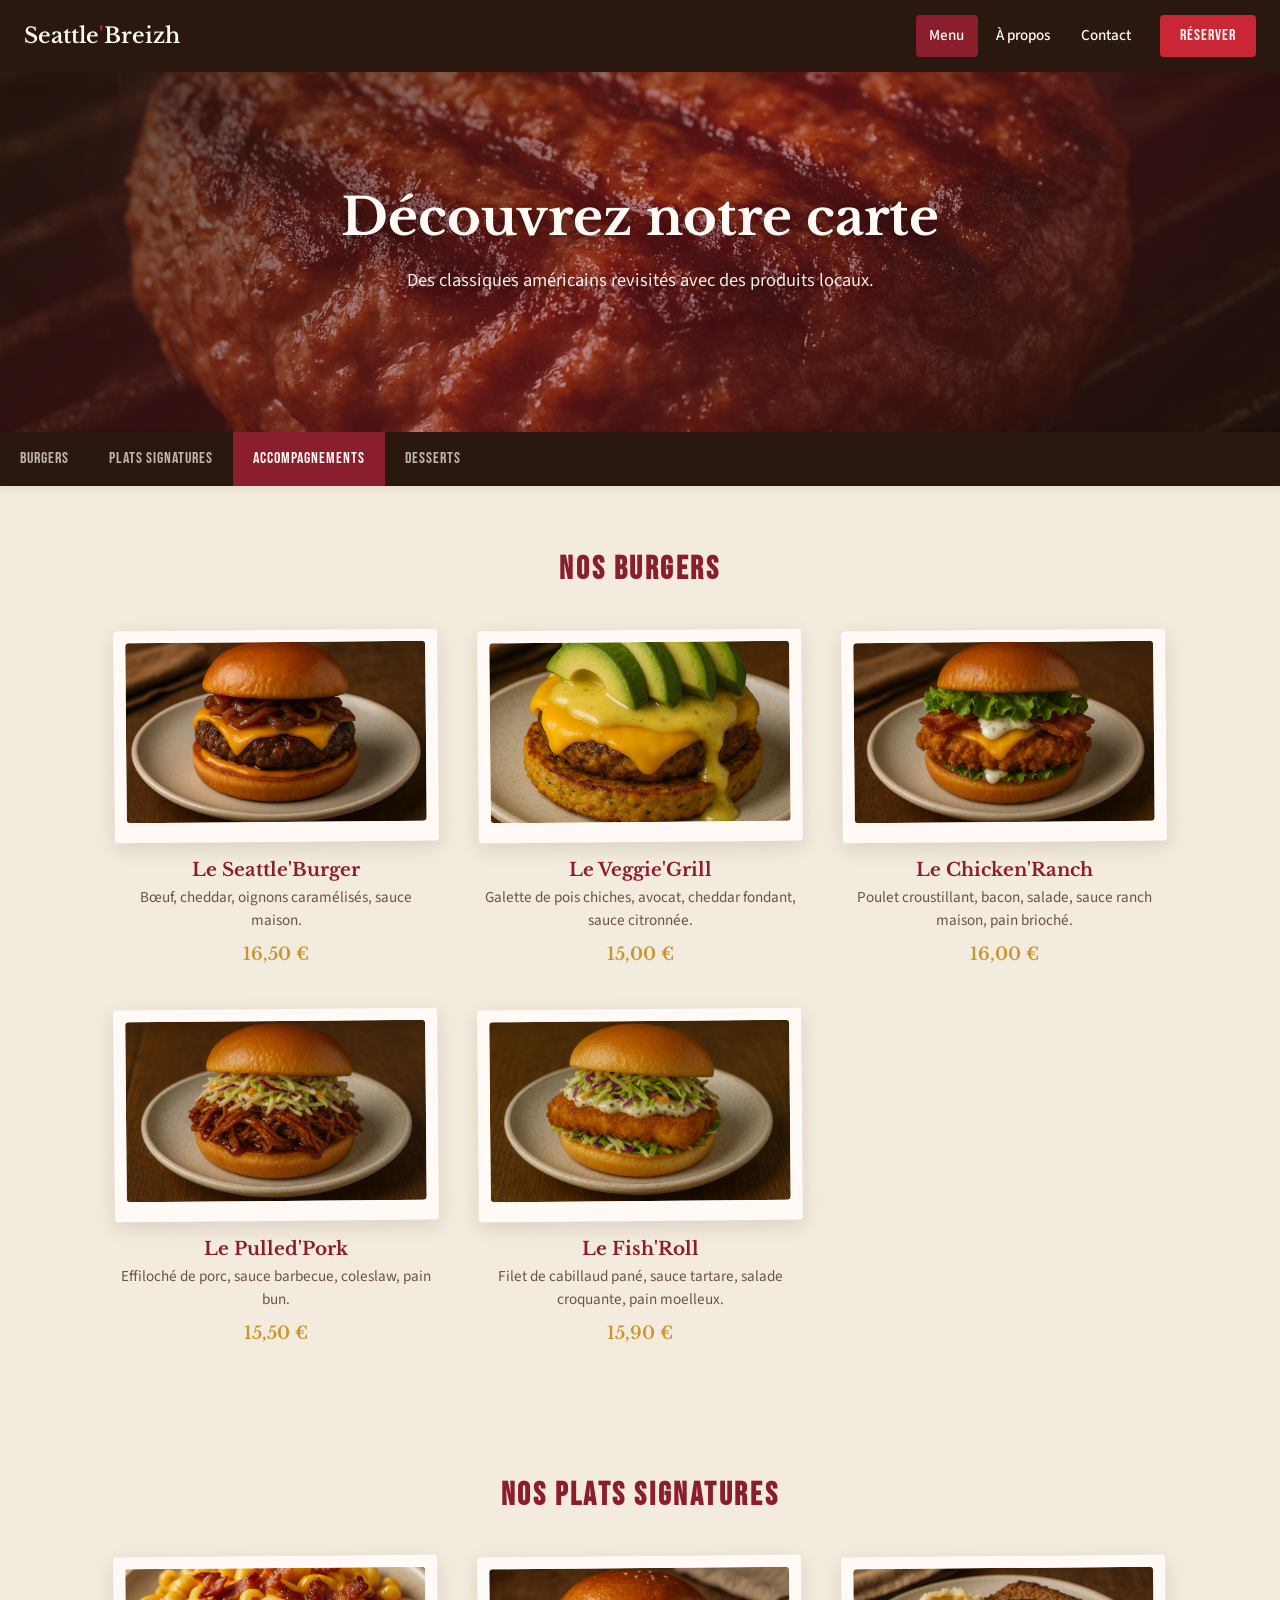
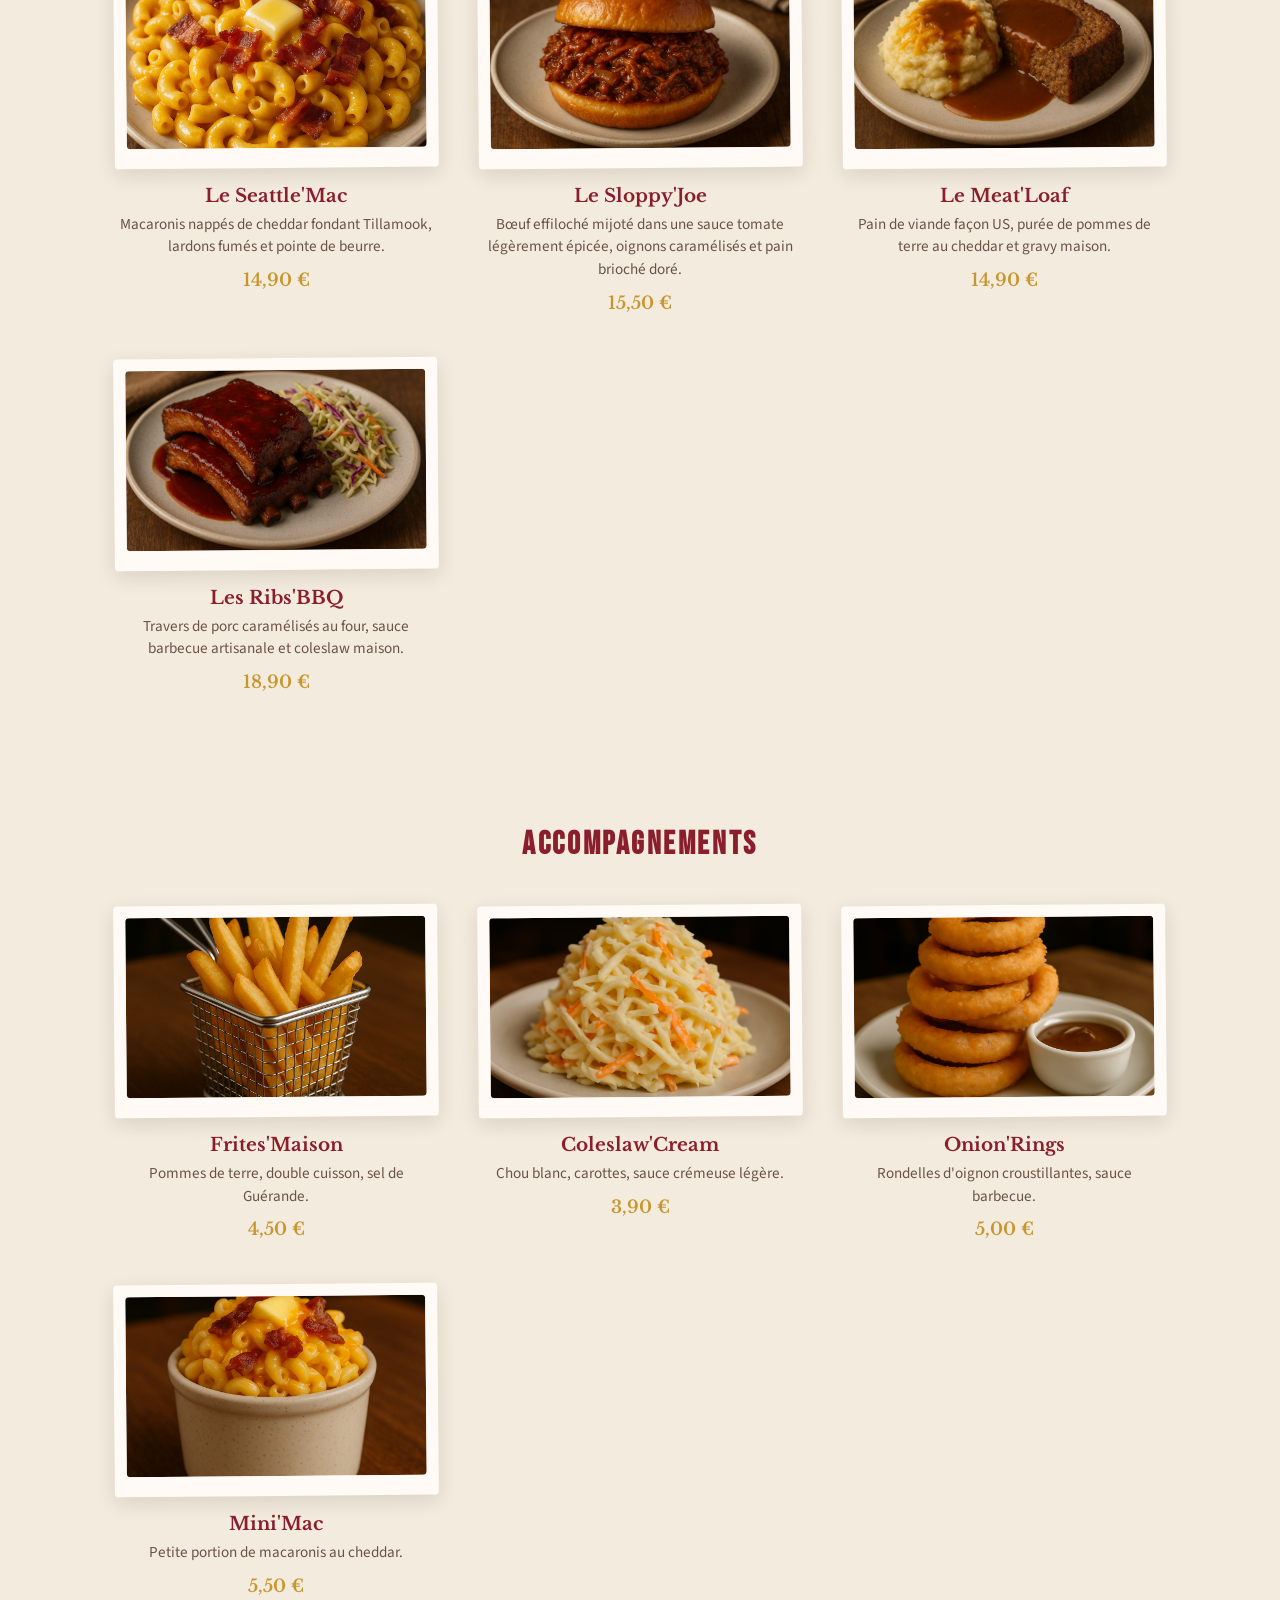
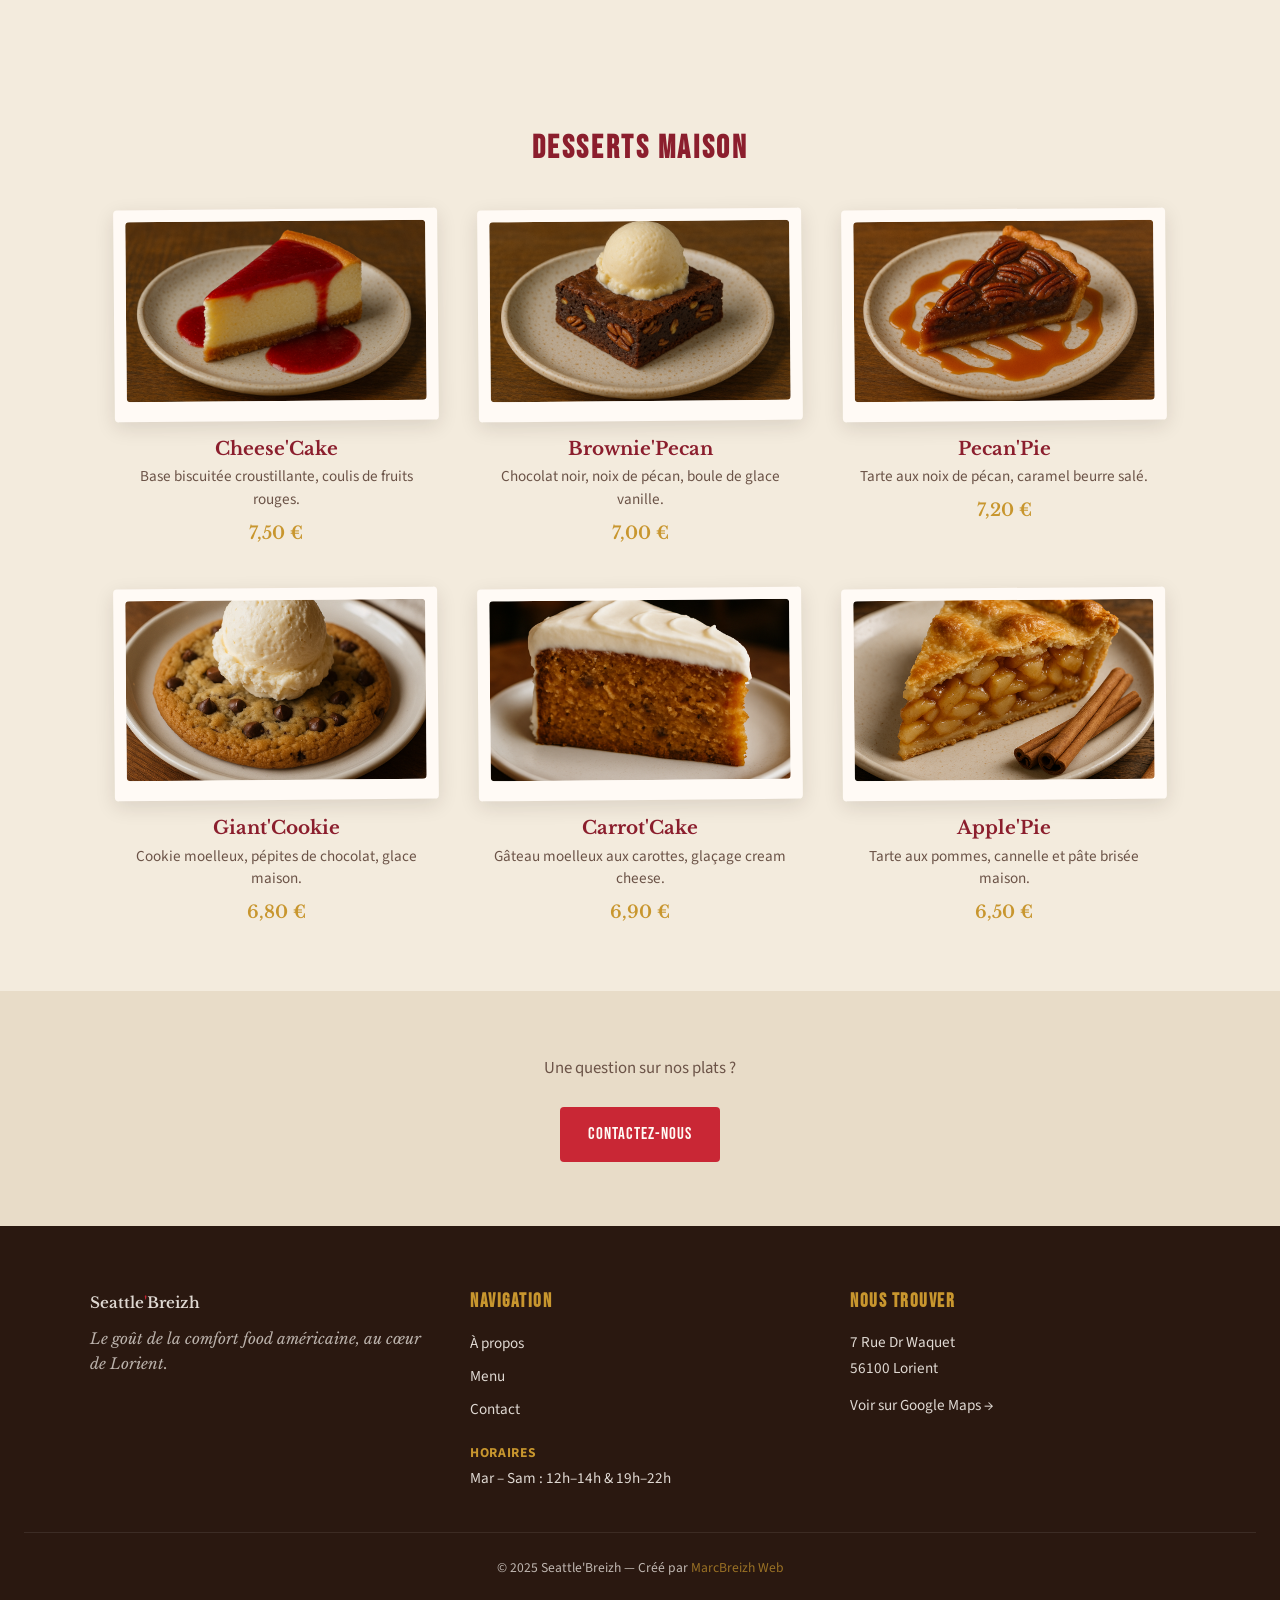
<file: seattlebreizh/menu.html>
<!DOCTYPE html>
<html lang="fr">
<head>
  <meta charset="UTF-8">
  <meta name="viewport" content="width=device-width, initial-scale=1.0">
  <meta name="description" content="La carte du Seattle'Breizh — burgers, plats signatures, accompagnements et desserts maison. Comfort food américaine à Lorient.">
  <title>Menu — Seattle'Breizh</title>

  <meta property="og:type" content="website">
  <meta property="og:title" content="Notre carte — Seattle'Breizh">
  <meta property="og:description" content="Burgers, ribs, mac & cheese, desserts maison… Découvrez toute la carte du Seattle'Breizh.">
  <meta property="og:image" content="images/menu-hero.png">

  <link rel="stylesheet" href="style.css">
  <link rel="icon" href="images/favicon.png" type="image/png">
</head>
<body data-page="menu">

  <div id="site-header"></div>

  <section class="hero hero--compact" style="background-image: url('images/menu-hero.png');">
    <div class="hero-content">
      <h1>Découvrez notre carte</h1>
      <p>Des classiques américains revisités avec des produits locaux.</p>
    </div>
  </section>

  <nav class="menu-categories" aria-label="Catégories du menu">
    <a href="#burgers">Burgers</a>
    <a href="#signatures">Plats Signatures</a>
    <a href="#accompagnements">Accompagnements</a>
    <a href="#desserts">Desserts</a>
  </nav>

  <section id="burgers" class="menu-section">
    <h2>Nos Burgers</h2>
    <div class="menu-grid">
      <div class="menu-item">
        <div class="menu-item__frame">
          <img src="images/menu-burger.png" alt="Le Seattle'Burger" loading="lazy">
        </div>
        <h3>Le Seattle'Burger</h3>
        <p>Bœuf, cheddar, oignons caramélisés, sauce maison.</p>
        <span class="price">16,50 €</span>
      </div>
      <div class="menu-item">
        <div class="menu-item__frame">
          <img src="images/menu-veggie.png" alt="Le Veggie'Grill" loading="lazy">
        </div>
        <h3>Le Veggie'Grill</h3>
        <p>Galette de pois chiches, avocat, cheddar fondant, sauce citronnée.</p>
        <span class="price">15,00 €</span>
      </div>
      <div class="menu-item">
        <div class="menu-item__frame">
          <img src="images/menu-chicken.png" alt="Le Chicken'Ranch" loading="lazy">
        </div>
        <h3>Le Chicken'Ranch</h3>
        <p>Poulet croustillant, bacon, salade, sauce ranch maison, pain brioché.</p>
        <span class="price">16,00 €</span>
      </div>
      <div class="menu-item">
        <div class="menu-item__frame">
          <img src="images/menu-pulled.png" alt="Le Pulled'Pork" loading="lazy">
        </div>
        <h3>Le Pulled'Pork</h3>
        <p>Effiloché de porc, sauce barbecue, coleslaw, pain bun.</p>
        <span class="price">15,50 €</span>
      </div>
      <div class="menu-item">
        <div class="menu-item__frame">
          <img src="images/menu-fishroll.png" alt="Le Fish'Roll" loading="lazy">
        </div>
        <h3>Le Fish'Roll</h3>
        <p>Filet de cabillaud pané, sauce tartare, salade croquante, pain moelleux.</p>
        <span class="price">15,90 €</span>
      </div>
    </div>
  </section>

  <section id="signatures" class="menu-section">
    <h2>Nos Plats Signatures</h2>
    <div class="menu-grid">
      <div class="menu-item">
        <div class="menu-item__frame">
          <img src="images/menu-mac.png" alt="Le Seattle'Mac" loading="lazy">
        </div>
        <h3>Le Seattle'Mac</h3>
        <p>Macaronis nappés de cheddar fondant Tillamook, lardons fumés et pointe de beurre.</p>
        <span class="price">14,90 €</span>
      </div>
      <div class="menu-item">
        <div class="menu-item__frame">
          <img src="images/menu-sloppy.png" alt="Le Sloppy'Joe" loading="lazy">
        </div>
        <h3>Le Sloppy'Joe</h3>
        <p>Bœuf effiloché mijoté dans une sauce tomate légèrement épicée, oignons caramélisés et pain brioché doré.</p>
        <span class="price">15,50 €</span>
      </div>
      <div class="menu-item">
        <div class="menu-item__frame">
          <img src="images/menu-meatloaf.png" alt="Le Meat'Loaf" loading="lazy">
        </div>
        <h3>Le Meat'Loaf</h3>
        <p>Pain de viande façon US, purée de pommes de terre au cheddar et gravy maison.</p>
        <span class="price">14,90 €</span>
      </div>
      <div class="menu-item">
        <div class="menu-item__frame">
          <img src="images/menu-ribs.png" alt="Les Ribs'BBQ" loading="lazy">
        </div>
        <h3>Les Ribs'BBQ</h3>
        <p>Travers de porc caramélisés au four, sauce barbecue artisanale et coleslaw maison.</p>
        <span class="price">18,90 €</span>
      </div>
    </div>
  </section>

  <section id="accompagnements" class="menu-section">
    <h2>Accompagnements</h2>
    <div class="menu-grid">
      <div class="menu-item">
        <div class="menu-item__frame">
          <img src="images/menu-fries.png" alt="Frites'Maison" loading="lazy">
        </div>
        <h3>Frites'Maison</h3>
        <p>Pommes de terre, double cuisson, sel de Guérande.</p>
        <span class="price">4,50 €</span>
      </div>
      <div class="menu-item">
        <div class="menu-item__frame">
          <img src="images/menu-coleslaw.png" alt="Coleslaw'Cream" loading="lazy">
        </div>
        <h3>Coleslaw'Cream</h3>
        <p>Chou blanc, carottes, sauce crémeuse légère.</p>
        <span class="price">3,90 €</span>
      </div>
      <div class="menu-item">
        <div class="menu-item__frame">
          <img src="images/menu-rings.png" alt="Onion'Rings" loading="lazy">
        </div>
        <h3>Onion'Rings</h3>
        <p>Rondelles d'oignon croustillantes, sauce barbecue.</p>
        <span class="price">5,00 €</span>
      </div>
      <div class="menu-item">
        <div class="menu-item__frame">
          <img src="images/menu-minimac.png" alt="Mini'Mac" loading="lazy">
        </div>
        <h3>Mini'Mac</h3>
        <p>Petite portion de macaronis au cheddar.</p>
        <span class="price">5,50 €</span>
      </div>
    </div>
  </section>

  <section id="desserts" class="menu-section">
    <h2>Desserts Maison</h2>
    <div class="menu-grid">
      <div class="menu-item">
        <div class="menu-item__frame">
          <img src="images/menu-cheesecake.png" alt="Cheese'Cake" loading="lazy">
        </div>
        <h3>Cheese'Cake</h3>
        <p>Base biscuitée croustillante, coulis de fruits rouges.</p>
        <span class="price">7,50 €</span>
      </div>
      <div class="menu-item">
        <div class="menu-item__frame">
          <img src="images/menu-brownie.png" alt="Brownie'Pecan" loading="lazy">
        </div>
        <h3>Brownie'Pecan</h3>
        <p>Chocolat noir, noix de pécan, boule de glace vanille.</p>
        <span class="price">7,00 €</span>
      </div>
      <div class="menu-item">
        <div class="menu-item__frame">
          <img src="images/menu-pecanpie.png" alt="Pecan'Pie" loading="lazy">
        </div>
        <h3>Pecan'Pie</h3>
        <p>Tarte aux noix de pécan, caramel beurre salé.</p>
        <span class="price">7,20 €</span>
      </div>
      <div class="menu-item">
        <div class="menu-item__frame">
          <img src="images/menu-giantcookie.png" alt="Giant'Cookie" loading="lazy">
        </div>
        <h3>Giant'Cookie</h3>
        <p>Cookie moelleux, pépites de chocolat, glace maison.</p>
        <span class="price">6,80 €</span>
      </div>
      <div class="menu-item">
        <div class="menu-item__frame">
          <img src="images/menu-carrotcake.png" alt="Carrot'Cake" loading="lazy">
        </div>
        <h3>Carrot'Cake</h3>
        <p>Gâteau moelleux aux carottes, glaçage cream cheese.</p>
        <span class="price">6,90 €</span>
      </div>
      <div class="menu-item">
        <div class="menu-item__frame">
          <img src="images/menu-applepie.png" alt="Apple'Pie" loading="lazy">
        </div>
        <h3>Apple'Pie</h3>
        <p>Tarte aux pommes, cannelle et pâte brisée maison.</p>
        <span class="price">6,50 €</span>
      </div>
    </div>
  </section>

  <section class="menu-page-cta">
    <p>Une question sur nos plats ?</p>
    <a href="contact.html" class="btn">Contactez-nous</a>
  </section>

  <div id="site-footer"></div>

  <script src="js/layout.js"></script>
  <script src="js/nav.js"></script>
  <script src="js/menu-nav.js"></script>
</body>
</html>
</file>
<file: style.css>
/* ==========================================================================
   Marc — Portfolio
   Design : palette ivoire / encre / terracotta, typographies Fraunces + Inter
   ========================================================================== */

:root {
  --paper: #f6f3ee;
  --paper-2: #efeae1;
  --ink: #17181a;
  --ink-2: #2a2c30;
  --ink-soft: #6a675f;
  --accent: #b0491f;
  --accent-soft: #e8d7c9;
  --line: #ddd5c8;
  --white: #ffffff;

  --font-display: "Fraunces", Georgia, serif;
  --font-body: "Inter", system-ui, -apple-system, sans-serif;

  --radius: 14px;
  --container: 1180px;
  --gutter: clamp(1.25rem, 4vw, 2.5rem);

  --shadow: 0 1px 2px rgba(23, 24, 26, 0.06), 0 8px 24px rgba(23, 24, 26, 0.08);
  --ease: cubic-bezier(0.22, 1, 0.36, 1);
}

/* ---------- Reset ---------- */
*,
*::before,
*::after {
  box-sizing: border-box;
  margin: 0;
  padding: 0;
}

html {
  scroll-behavior: smooth;
  scroll-padding-top: 84px;
}

body {
  font-family: var(--font-body);
  font-size: 1rem;
  line-height: 1.65;
  color: var(--ink);
  background: var(--paper);
  -webkit-font-smoothing: antialiased;
}

img {
  display: block;
  max-width: 100%;
  height: auto;
}

a {
  color: inherit;
  text-decoration: none;
}

ul {
  list-style: none;
}

button {
  font: inherit;
  cursor: pointer;
  border: 0;
  background: none;
  color: inherit;
}

h1,
h2,
h3 {
  font-family: var(--font-display);
  font-weight: 600;
  line-height: 1.12;
  text-wrap: balance;
}

.container {
  width: min(var(--container), 100% - (2 * var(--gutter)));
  margin-inline: auto;
}

.skip-link {
  position: absolute;
  left: 1rem;
  top: -100%;
  z-index: 100;
  padding: 0.6rem 1rem;
  background: var(--ink);
  color: var(--paper);
  border-radius: 8px;
  transition: top 0.2s;
}
.skip-link:focus {
  top: 1rem;
}

::selection {
  background: var(--accent);
  color: var(--white);
}

:focus-visible {
  outline: 2px solid var(--accent);
  outline-offset: 3px;
  border-radius: 4px;
}

/* ---------- Header ---------- */
.site-header {
  position: fixed;
  inset: 0 0 auto 0;
  z-index: 50;
  padding-block: 0.9rem;
  background: rgba(246, 243, 238, 0.92);
  backdrop-filter: blur(10px);
  -webkit-backdrop-filter: blur(10px);
  border-bottom: 1px solid transparent;
  transition: border-color 0.3s, box-shadow 0.3s;
}
.site-header.is-scrolled {
  border-bottom-color: var(--line);
  box-shadow: 0 1px 0 rgba(23, 24, 26, 0.04);
}

.header__inner {
  display: flex;
  align-items: center;
  justify-content: space-between;
  gap: 1rem;
}

.brand {
  display: flex;
  align-items: center;
  gap: 0.7rem;
}
.brand__mark {
  display: block;
  width: 40px;
  height: 40px;
  overflow: hidden;
  border-radius: 50%;
}

.brand__mark img {
  width: 100%;
  height: 100%;
  object-fit: cover;
}
.brand__text {
  display: flex;
  flex-direction: column;
  line-height: 1.2;
}
.brand__name {
  font-family: var(--font-display);
  font-weight: 600;
  font-size: 1.05rem;
}
.brand__tag {
  font-size: 0.72rem;
  letter-spacing: 0.04em;
  color: var(--ink-soft);
  text-transform: uppercase;
}

.site-nav {
  display: flex;
  align-items: center;
  gap: clamp(1rem, 2.5vw, 2rem);
}
.site-nav a:not(.nav-cta) {
  font-size: 0.95rem;
  color: var(--ink-2);
  padding: 0.4rem 0;
  position: relative;
}
.site-nav a:not(.nav-cta)::after {
  content: "";
  position: absolute;
  left: 0;
  bottom: 0;
  width: 100%;
  height: 2px;
  background: var(--accent);
  transform: scaleX(0);
  transform-origin: left;
  transition: transform 0.3s var(--ease);
}
.site-nav a:not(.nav-cta):hover::after,
.site-nav a:not(.nav-cta):focus-visible::after {
  transform: scaleX(1);
}
.nav-cta {
  padding: 0.55rem 1.1rem;
  border-radius: 999px;
  background: var(--ink);
  color: var(--paper) !important;
  font-size: 0.9rem !important;
  font-weight: 500;
  transition: background 0.25s;
}
.nav-cta:hover {
  background: var(--accent);
}

.nav-toggle {
  display: none;
  position: relative;
  width: 42px;
  height: 42px;
  border-radius: 10px;
}
.nav-toggle__bar,
.nav-toggle::before,
.nav-toggle::after {
  content: "";
  position: absolute;
  left: 10px;
  right: 10px;
  height: 2px;
  background: var(--ink);
  border-radius: 2px;
  transition: transform 0.3s var(--ease), opacity 0.3s, top 0.3s var(--ease);
}
.nav-toggle__bar {
  top: 20px;
}
.nav-toggle::before {
  top: 13px;
}
.nav-toggle::after {
  top: 27px;
}
.nav-toggle[aria-expanded="true"] .nav-toggle__bar {
  opacity: 0;
}
.nav-toggle[aria-expanded="true"]::before {
  top: 20px;
  transform: rotate(45deg);
}
.nav-toggle[aria-expanded="true"]::after {
  top: 20px;
  transform: rotate(-45deg);
}

/* ---------- Buttons ---------- */
.btn {
  display: inline-flex;
  align-items: center;
  justify-content: center;
  gap: 0.5rem;
  padding: 0.8rem 1.5rem;
  border-radius: 999px;
  font-weight: 500;
  font-size: 0.95rem;
  border: 1px solid transparent;
  transition: background 0.25s, color 0.25s, border-color 0.25s, transform 0.25s var(--ease);
}
.btn--solid {
  background: var(--ink);
  color: var(--paper);
}
.btn--solid:hover {
  background: var(--accent);
  transform: translateY(-2px);
}
.btn--ghost {
  border-color: var(--ink);
  color: var(--ink);
}
.btn--ghost:hover {
  background: var(--ink);
  color: var(--paper);
  transform: translateY(-2px);
}
.btn--lg {
  font-size: 1.05rem;
  padding: 1rem 2rem;
}

/* ---------- Hero ---------- */
.hero {
  position: relative;
  padding: calc(110px + clamp(2rem, 6vw, 5rem)) 0 clamp(3rem, 6vw, 5rem);
  background:
    radial-gradient(60% 50% at 88% 12%, rgba(176, 73, 31, 0.10), transparent 60%),
    var(--paper);
  border-bottom: 1px solid var(--line);
  overflow: hidden;
}

.hero__grid {
  display: grid;
  grid-template-columns: 1.05fr 0.95fr;
  align-items: center;
  gap: clamp(2rem, 5vw, 4rem);
}

.eyebrow {
  font-size: 0.78rem;
  font-weight: 600;
  letter-spacing: 0.16em;
  text-transform: uppercase;
  color: var(--accent);
  margin-bottom: 1rem;
}

.hero__title {
  font-size: clamp(2.1rem, 4.6vw, 3.4rem);
  font-weight: 600;
  letter-spacing: -0.015em;
  margin-bottom: 1.2rem;
}

.hero__lead {
  max-width: 52ch;
  color: var(--ink-soft);
  font-size: 1.06rem;
  margin-bottom: 2rem;
}

.hero__actions {
  display: flex;
  flex-wrap: wrap;
  gap: 0.8rem;
}

/* Collage */
.hero__collage {
  position: relative;
  min-height: 420px;
}
.collage__item {
  position: absolute;
  border-radius: var(--radius);
  overflow: hidden;
  box-shadow: var(--shadow);
  background: var(--paper-2);
  transition: transform 0.4s var(--ease), box-shadow 0.4s var(--ease);
}
.collage__item img {
  width: 100%;
  height: 100%;
  object-fit: cover;
}
.collage__item--a {
  width: 62%;
  aspect-ratio: 4 / 3;
  top: 0;
  left: 4%;
  z-index: 2;
}
.collage__item--b {
  width: 58%;
  aspect-ratio: 4 / 3;
  top: 20%;
  right: 0;
  z-index: 3;
}
.collage__item--c {
  width: 48%;
  aspect-ratio: 4 / 3;
  bottom: 0;
  left: 8%;
  z-index: 1;
}
.collage__item:hover {
  transform: translateY(-6px) rotate(0deg) scale(1.02);
  box-shadow: 0 12px 34px rgba(23, 24, 26, 0.16);
}

.hero__scroll {
  position: absolute;
  bottom: 1.2rem;
  left: 50%;
  transform: translateX(-50%);
  display: flex;
  align-items: center;
  gap: 0.6rem;
  font-size: 0.75rem;
  letter-spacing: 0.14em;
  text-transform: uppercase;
  color: var(--ink-soft);
}
.hero__scroll-line {
  width: 34px;
  height: 1px;
  background: var(--ink-soft);
  position: relative;
  overflow: hidden;
}
.hero__scroll-line::after {
  content: "";
  position: absolute;
  inset: 0;
  background: var(--accent);
  transform: translateX(-100%);
  animation: scroll-hint 2.4s var(--ease) infinite;
}
@keyframes scroll-hint {
  0% { transform: translateX(-100%); }
  60%, 100% { transform: translateX(100%); }
}

/* ---------- Sections ---------- */
.section {
  padding: clamp(4rem, 8vw, 6.5rem) 0;
}
.section--dark {
  background: var(--ink);
  color: var(--paper);
}
.section--dark .section__title {
  color: var(--paper);
}
.section--dark .section__sub {
  color: rgba(246, 243, 238, 0.78);
}

.section__head {
  max-width: 640px;
  margin-bottom: clamp(2.2rem, 5vw, 3.4rem);
}
.section__title {
  font-size: clamp(1.7rem, 3.4vw, 2.5rem);
  margin-bottom: 0.8rem;
}
.section__sub {
  color: var(--ink-soft);
  font-size: 1.02rem;
  padding-bottom: 3rem;
}

/* ---------- Projects ---------- */
.projects {
  display: grid;
  gap: clamp(3rem, 6vw, 4.5rem);
}

.project {
  display: grid;
  grid-template-columns: minmax(0, 1.1fr) minmax(0, 0.9fr);
  gap: clamp(1.5rem, 3.5vw, 2.8rem);
  align-items: start;
  margin-bottom: 3rem;
}

.project--reverse {
  grid-template-columns: minmax(0, 0.9fr) minmax(0, 1.1fr);
}

.project--reverse .project__media {
  order: 2;
}

.project--reverse .project__body {
  order: 1;
}

.project__media {
  display: block;
  border-radius: var(--radius);
  overflow: hidden;
  position: relative;
  box-shadow: var(--shadow);
  background: var(--paper-2);
}
.project__media::after {
  content: "Ouvrir le site";
  position: absolute;
  inset: auto 0 0 0;
  padding: 2.6rem 1.2rem 1.2rem;
  font-size: 0.85rem;
  font-weight: 500;
  color: var(--white);
  background: linear-gradient(to top, rgba(23, 24, 26, 0.72), transparent);
  opacity: 0;
  transform: translateY(8px);
  transition: opacity 0.35s, transform 0.35s var(--ease);
}
.project__media img {
  width: 100%;
  height: 100%;
  display: block;
  object-fit: cover;
}
.project:hover .project__media::after {
  opacity: 1;
  transform: translateY(0);
}
.project__media:hover img {
  transform: scale(1.03);
}

.project__body {
  display: flex;
  flex-direction: column;
  align-items: flex-start;
  gap: 0.9rem;
  padding-top: 0.3rem;
}
.project__meta {
  display: flex;
  align-items: center;
  gap: 0.8rem;
}
.tag {
  font-size: 0.72rem;
  font-weight: 600;
  letter-spacing: 0.1em;
  text-transform: uppercase;
  color: var(--accent);
  background: var(--accent-soft);
  padding: 0.3rem 0.7rem;
  border-radius: 999px;
}
.project__year {
  font-size: 0.85rem;
  color: var(--ink-soft);
}
.project__title {
  font-size: clamp(1.5rem, 2.6vw, 2rem);
}
.project__text {
  color: var(--ink-soft);
  max-width: 56ch;
}
.project__tags {
  display: flex;
  flex-wrap: wrap;
  gap: 0.45rem;
}
.project__tags span {
  font-size: 0.8rem;
  color: var(--ink-2);
  border: 1px solid var(--line);
  background: var(--white);
  padding: 0.28rem 0.65rem;
  border-radius: 999px;
}
.project__link {
  margin-top: 0.3rem;
  font-weight: 600;
  font-size: 0.95rem;
  color: var(--accent);
  border-bottom: 1px solid transparent;
  transition: border-color 0.25s;
}
.project__link:hover {
  border-bottom-color: var(--accent);
}
.project__link span {
  display: inline-block;
  transition: transform 0.25s var(--ease);
}
.project__link:hover span {
  transform: translateX(4px);
}

.ba {
  position: relative;
  border-radius: var(--radius);
  overflow: hidden;
  box-shadow: var(--shadow);
  background: var(--paper-2);
}
.ba img {
  width: 100%;
  aspect-ratio: 3 / 4;
  object-fit: cover;
}
.ba figcaption {
  position: absolute;
  top: 0.8rem;
  left: 0.8rem;
  font-size: 0.72rem;
  font-weight: 600;
  letter-spacing: 0.1em;
  text-transform: uppercase;
  color: var(--white);
  background: rgba(23, 24, 26, 0.6);
  padding: 0.28rem 0.6rem;
  border-radius: 999px;
  backdrop-filter: blur(4px);
}
.ba--after {
  /* légère variation visuelle pour la cohérence du duo avant/après */
  border: 1px solid var(--line);
}

/* ---------- About ---------- */
.about__grid {
  display: grid;
  grid-template-columns: 1.05fr 0.95fr;
  gap: clamp(2rem, 5vw, 4rem);
  align-items: start;
}
.about__text p {
  margin-bottom: 1.1rem;
  color: rgba(246, 243, 238, 0.85);
  max-width: 58ch;
}
.about__text strong {
  color: var(--paper);
}
.about__text .section__title {
  margin-bottom: 1.2rem;
}

.about__steps {
  display: grid;
  gap: 1rem;
}
.step {
  display: flex;
  gap: 1.1rem;
  padding: 1.2rem 1.3rem;
  background: var(--ink-2);
  border-radius: var(--radius);
  border: 1px solid rgba(246, 243, 238, 0.1);
}
.step__num {
  font-family: var(--font-display);
  font-size: 1.3rem;
  color: var(--accent);
  flex-shrink: 0;
  line-height: 1.2;
}
.step h3 {
  font-size: 1.08rem;
  margin-bottom: 0.25rem;
}
.step p {
  font-size: 0.92rem;
  color: rgba(246, 243, 238, 0.72);
}

/* ---------- Skills ---------- */
.skills {
  display: grid;
  grid-template-columns: repeat(2, 1fr);
  gap: 0.8rem;
}
.skill {
  display: flex;
  align-items: center;
  gap: 0.85rem;
  padding: 1rem 1.15rem;
  background: var(--white);
  border: 1px solid var(--line);
  border-radius: var(--radius);
  font-size: 0.95rem;
  font-weight: 500;
  transition: transform 0.3s var(--ease), border-color 0.3s;
}
.skill:hover {
  transform: translateY(-3px);
  border-color: var(--accent);
}
.skill__icon {
  color: var(--accent);
  font-size: 1.05rem;
  flex-shrink: 0;
}

/* ---------- Contact ---------- */
.contact__inner {
  text-align: center;
  max-width: 620px;
}
.contact__inner .section__title {
  margin-bottom: 1rem;
}
.contact__inner .section__sub {
  margin-bottom: 2.2rem;
}

/* ---------- Footer ---------- */
.site-footer {
  border-top: 1px solid var(--line);
  background: var(--paper);
  padding: 2.2rem 0;
}
.footer__inner {
  display: flex;
  align-items: center;
  justify-content: space-between;
  flex-wrap: wrap;
  gap: 1rem;
}
.footer__brand {
  font-family: var(--font-display);
  font-weight: 600;
}
.footer__nav {
  display: flex;
  gap: 1.4rem;
}
.footer__nav a {
  font-size: 0.9rem;
  color: var(--ink-soft);
  transition: color 0.2s;
}
.footer__nav a:hover {
  color: var(--accent);
}
.footer__note {
  font-size: 0.85rem;
  color: var(--ink-soft);
  width: 100%;
  text-align: center;
  margin-top: 0.4rem;
}

/* ---------- Responsive ---------- */
@media (max-width: 900px) {
  .hero__grid,
  .about__grid {
    grid-template-columns: 1fr;
  }
  .hero__collage {
    min-height: 360px;
    max-width: 560px;
    width: 100%;
    margin-inline: auto;
  }
  .hero__scroll {
    display: none;
  }
  .project,
  .project--reverse {
    grid-template-columns: 1fr;
  }
  .project--reverse .project__media,
  .project--reverse .project__body {
    order: initial;
  }
  .project__extra {
    grid-template-columns: 1fr 1fr;
  }
}

@media (max-width: 640px) {
  .nav-toggle {
    display: flex;
  }
  .site-nav {
    position: fixed;
    inset: 62px 0 auto 0;
    flex-direction: column;
    align-items: stretch;
    gap: 0;
    padding: 1rem var(--gutter) 1.6rem;
    background: var(--paper);
    border-bottom: 1px solid var(--line);
    box-shadow: var(--shadow);
    transform: translateY(-8px);
    opacity: 0;
    visibility: hidden;
    transition: opacity 0.3s var(--ease), transform 0.3s var(--ease), visibility 0.3s;
  }
  .site-nav.is-open {
    opacity: 1;
    visibility: visible;
    transform: translateY(0);
  }
  .site-nav a {
    padding: 0.85rem 0;
    font-size: 1.05rem;
    border-bottom: 1px solid var(--line);
  }
  .site-nav a:not(.nav-cta)::after {
    display: none;
  }
  .site-nav .nav-cta {
    margin-top: 0.8rem;
    border: 0;
    text-align: center;
  }
  .no-scroll {
    overflow: hidden;
  }

  .hero {
    padding-top: 130px;
  }
  .hero__collage {
    min-height: 300px;
  }
  .skills {
    grid-template-columns: 1fr;
  }
  .project__extra {
    grid-template-columns: 1fr;
  }
  .footer__inner {
    flex-direction: column;
    text-align: center;
  }
}

/* ---------- Motion ---------- */
@media (prefers-reduced-motion: reduce) {
  *,
  *::before,
  *::after {
    animation-duration: 0.01ms !important;
    animation-iteration-count: 1 !important;
    transition-duration: 0.01ms !important;
    scroll-behavior: auto !important;
  }
}

#a-propos {
  position: relative;
  isolation: isolate;
  overflow: hidden;
  background: var(--ink);
}

#a-propos::before {
  content: "";
  position: absolute;
  z-index: -1;
  inset: -12% 0;
  background:
    linear-gradient(rgba(23, 24, 26, 0.72), rgba(23, 24, 26, 0.72)),
    url("assets/images/wallpaper.jpg") center / cover no-repeat;
  transform: translate3d(0, var(--parallax-y, 0px), 0) scale(1);
  will-change: transform;
  pointer-events: none;
}

#a-propos > .container {
  position: relative;
}

@media (prefers-reduced-motion: reduce) {
  #a-propos::before {
    transform: scale(1);
  }
}
</file>
<file: abris-toit-ouest/style.css>
:root {
  /* =========================================================
     DESIGN TOKENS - OPTIMIZED
     ========================================================= */
  color-scheme: dark;
  
  /* Base surfaces */
  --bg: #0F1218;
  --surface-1: #141A24;
  --surface-2: #1A2433;
  --surface-3: #222E42;
  
  /* Text hierarchy */
  --text: #F2F4F8;
  --text-2: rgba(242, 244, 248, 0.84);
  --text-3: rgba(242, 244, 248, 0.68);
  
  /* Overlay system - eliminates repetition */
  --overlay-5: rgba(242, 244, 248, 0.05);
  --overlay-6: rgba(242, 244, 248, 0.06);
  --overlay-8: rgba(242, 244, 248, 0.08);
  --overlay-10: rgba(242, 244, 248, 0.10);
  --overlay-12: rgba(242, 244, 248, 0.12);
  --overlay-14: rgba(242, 244, 248, 0.14);
  --overlay-16: rgba(242, 244, 248, 0.16);
  --overlay-18: rgba(242, 244, 248, 0.18);
  --overlay-20: rgba(242, 244, 248, 0.20);
  --overlay-22: rgba(242, 244, 248, 0.22);
  --overlay-24: rgba(242, 244, 248, 0.24);
  --overlay-26: rgba(242, 244, 248, 0.26);
  --overlay-35: rgba(242, 244, 248, 0.35);
  --overlay-85: rgba(242, 244, 248, 0.85);
  
  /* Dark overlays */
  --dark-overlay-20: rgba(11, 15, 26, 0.20);
  --dark-overlay-65: rgba(11, 15, 26, 0.65);
  --dark-overlay-70: rgba(11, 15, 26, 0.70);
  --dark-overlay-75: rgba(11, 15, 26, 0.75);
  --dark-overlay-80: rgba(11, 15, 26, 0.80);
  --dark-overlay-82: rgba(11, 15, 26, 0.82);
  --dark-overlay-85: rgba(11, 15, 26, 0.85);
  --dark-overlay-92: rgba(11, 15, 26, 0.92);
  --dark-panel-60: rgba(22, 27, 38, 0.60);
  --dark-panel-70: rgba(22, 27, 38, 0.70);
  --dark-panel-80: rgba(22, 27, 38, 0.80);
  --dark-panel-92: rgba(22, 27, 38, 0.92);
  --dark-panel-94: rgba(22, 27, 38, 0.94);
  --dark-panel-95: rgba(22, 27, 38, 0.95);
  
  /* Brand (Gold) */
  --brand: rgb(221, 169, 17);
  --brand-hover: rgba(221, 169, 17, 0.75);
  --brand-soft: rgba(221, 169, 17, 0.14);
  --brand-soft-16: rgba(221, 169, 17, 0.16);
  --brand-soft-22: rgba(221, 169, 17, 0.22);
  --brand-border: rgba(221, 169, 17, 0.22);
  --brand-border-26: rgba(221, 169, 17, 0.26);
  --brand-border-35: rgba(221, 169, 17, 0.35);
  --brand-border-40: rgba(221, 169, 17, 0.40);
  --brand-border-45: rgba(221, 169, 17, 0.45);
  
  /* Danger/Alert (Red) - FIXED */
  --danger: rgb(244, 67, 54);
  --danger-hover: rgba(244, 67, 54, 0.75);
  --danger-soft: rgba(244, 67, 54, 0.12);
  --danger-soft-14: rgba(244, 67, 54, 0.14);
  --danger-border: rgba(244, 67, 54, 0.18);
  --danger-border-20: rgba(244, 67, 54, 0.20);
  --danger-border-24: rgba(244, 67, 54, 0.24);
  --danger-border-80: rgba(244, 67, 54, 0.80);
  --danger-bg: rgba(244, 67, 54, 0.90);
  --danger-text: #FF9A9A;
  
  /* Focus */
  --focus: rgba(221, 169, 17, 0.90);
  
  /* Components */
  --panel: var(--surface-1);
  --soft-bg: var(--overlay-6);
  
  /* Transitions */
  --transition-fast: 0.18s ease;
  --transition-base: 0.35s ease;
  
  /* Z-index scale */
  --z-header: 50;
  --z-nav: 60;
  --z-sticky-cta: 80;
  --z-lightbox: 100;
  --z-skip: 9999;
  
  /* Radius & shadows */
  --radius: 16px;
  --radius2: 22px;
  
  /* Layout */
  --container: 1180px;
  --header-height: 56px;
  --topbar-height: 2.2rem;
  
  /* Spacing scale */
  --s1: 0.5rem;
  --s2: 0.75rem;
  --s3: 1rem;
  --s4: 1.25rem;
  --s5: 1.75rem;
  --s6: 2.25rem;
  --s7: 3rem;
  
  /* Typography */
  --h1: clamp(2rem, 3.2vw + 1rem, 3.25rem);
  --h2: clamp(1.5rem, 1.8vw + 1rem, 2.2rem);
  --h3: clamp(1.1rem, 0.8vw + 1rem, 1.35rem);
  --p: clamp(1rem, 0.3vw + 0.95rem, 1.05rem);
  
  --font-title: 'Playfair Display', serif;
  --font-body: 'Roboto', ui-sans-serif, system-ui, -apple-system, BlinkMacSystemFont, "Segoe UI", Arial, sans-serif;
}

/* ======================================================================
   BASE / RESET
   ====================================================================== */
* {
  box-sizing: border-box;
}

html {
  scroll-behavior: smooth;
}

body {
  margin: 0;
  font-family: var(--font-body);
  color: var(--text);
  background: var(--bg);
  line-height: 1.6;
  -webkit-font-smoothing: antialiased;
  -moz-osx-font-smoothing: grayscale;
}

img {
  max-width: 100%;
  display: block;
}

a {
  color: inherit;
  text-decoration: none;
}

/* Accessible focus */
a:focus-visible,
button:focus-visible,
input:focus-visible,
select:focus-visible,
textarea:focus-visible {
  outline: 2px solid var(--focus);
  outline-offset: 3px;
  border-radius: 10px;
}

/* Reduced motion */
@media (prefers-reduced-motion: reduce) {
  html {
    scroll-behavior: auto;
  }
  * {
    animation: none !important;
    transition: none !important;
  }
}

/* Visually hidden (SR-only) */
.sr-only {
  position: absolute !important;
  width: 1px;
  height: 1px;
  padding: 0;
  margin: -1px;
  overflow: hidden;
  clip: rect(0, 0, 0, 0);
  white-space: nowrap;
  border: 0;
}

/* Skip link */
.skip-link {
  position: absolute;
  left: -999px;
  top: 1rem;
  padding: 0.75rem 1rem;
  background: var(--panel);
  color: var(--text);
  border-radius: 12px;
  z-index: var(--z-skip);
}

.skip-link:focus {
  left: 1rem;
}

/* ======================================================================
   LAYOUT UTILITIES
   ====================================================================== */
.container {
  width: min(100% - 2rem, var(--container));
  margin-inline: auto;
}

/* ======================================================================
   HEADER + NAV
   ====================================================================== */
.header {
  position: sticky;
  top: 0;
  z-index: var(--z-header);
  background: var(--bg);
  -webkit-backdrop-filter: blur(10px);
  backdrop-filter: blur(10px);
  border-bottom: 1px solid var(--overlay-10);
  padding: var(--s1) 0;
}

.header__inner {
  display: flex;
  align-items: center;
  justify-content: space-between;
  padding: 1rem 0;
  gap: 1rem;
}

.brand {
  display: flex;
  align-items: center;
  gap: 0.85rem;
  min-width: 240px;
}

.brand__logo {
  border-radius: 12px;
}

.brand__text {
  display: flex;
  flex-direction: column;
  gap: 0.15rem;
}

.brand__name {
  display: block;
  font-weight: 700;
  letter-spacing: 0.02em;
  font-family: var(--font-title);
  text-transform: uppercase;
  color: var(--brand);
}

.brand__tag {
  display: block;
  font-size: 0.85rem;
  color: var(--text);
}

/* Desktop nav baseline */
.nav {
  display: none;
  gap: 0.8rem;
  align-items: center;
}

.nav__link {
  font-weight: 700;
  font-size: 0.95rem;
  padding: 0.55rem 0.75rem;
  border-radius: 999px;
  color: var(--text);
  transition: background var(--transition-fast), color var(--transition-fast);
}

.nav__link:hover {
  background: var(--overlay-10);
  color: var(--text);
}

.nav__link.is-active {
  color: var(--text);
}

.nav__link--pill {
  background: var(--danger-bg);
  color: var(--text);
}

.nav__link--pill:hover {
  background: var(--danger-hover);
}

.nav__link--cta {
  background: var(--brand);
  color: var(--bg) !important;
}

.nav__link--cta:hover {
  background: var(--brand-hover);
}

.nav__link--phone {
  background: transparent;
  color: var(--brand) !important;
  border: 2px solid var(--brand);
}

.nav__link--phone:hover {
  background: rgba(221, 169, 17, 0.95);
  color: var(--text) !important;
}

/* Hamburger button */
.navbtn {
  appearance: none;
  border: 1px solid var(--overlay-10);
  background: var(--surface-1);
  border-radius: 14px;
  width: 48px;
  height: 44px;
  display: grid;
  place-items: center;
  cursor: pointer;
  transition: background var(--transition-fast);
}

.navbtn:hover {
  background: var(--surface-2);
}

.navbtn__lines {
  width: 22px;
  height: 2px;
  background: var(--text);
  position: relative;
}

.navbtn__lines::before,
.navbtn__lines::after {
  content: "";
  position: absolute;
  left: 0;
  width: 22px;
  height: 2px;
  background: var(--text);
}

.navbtn__lines::before {
  top: -7px;
}

.navbtn__lines::after {
  top: 7px;
}

/* Desktop breakpoint */
@media (min-width: 960px) {
  .nav {
    display: flex;
  }
  .navbtn {
    display: none;
  }
}

/* Mobile nav */
@media (max-width: 959px) {
  body.nav-open {
    overflow: hidden;
  }
  
  .nav {
    position: fixed;
    inset: 0 0 auto 0;
    top: calc(var(--header-height) + var(--topbar-height));
    background: var(--bg);
    border-bottom: 1px solid var(--overlay-10);
    padding: 1rem;
    display: grid;
    gap: 0.5rem;
    transform: translateY(-8px);
    opacity: 0;
    pointer-events: none;
    transition: opacity var(--transition-fast), transform var(--transition-fast);
    z-index: var(--z-nav);
  }
  
  .nav.is-open {
    opacity: 1;
    transform: translateY(0);
    pointer-events: auto;
  }
  
  .nav__link {
    justify-self: start;
  }
  
  .nav__link--cta,
  .nav__link--pill {
    text-align: center;
  }
}

/* ======================================================================
   HERO
   ====================================================================== */
.hero {
  background-image: url("images/hero-1.jpg");
  background-size: cover;
  background-position: center;
  padding: clamp(2.5rem, 5vw, 4.5rem) 0;
  position: relative;
}

.hero::before {
  content: "";
  position: absolute;
  inset: 0;
  background: linear-gradient(
    135deg,
    var(--dark-overlay-82) 0%,
    var(--dark-overlay-75) 50%,
    var(--dark-overlay-80) 100%
  );
  z-index: 1;
  pointer-events: none;
}

.hero__grid {
  display: grid;
  gap: var(--s6);
  align-items: center;
  position: relative;
  z-index: 2;
}

.hero__content {
  max-width: 62ch;
  color: var(--text);
}

.eyebrow {
  display: inline-flex;
  align-items: center;
  gap: 0.5rem;
  font-weight: 800;
  color: var(--brand);
  background: var(--brand-soft-22);
  border: 1px solid var(--brand-border-35);
  padding: 0.35rem 0.7rem;
  border-radius: 999px;
  margin: 0 0 var(--s3);
}

.hero__title {
  margin: 0 0 var(--s3);
  font-size: var(--h1);
  line-height: 1.12;
  letter-spacing: -0.02em;
  color: var(--text);
}

.hero__lead {
  margin: 0 0 var(--s5);
  font-size: var(--p);
  color: var(--overlay-85);
}

.hero__actions {
  display: flex;
  gap: 0.85rem;
  flex-wrap: wrap;
  margin-bottom: var(--s5);
}

@media (min-width: 960px) {
  .hero__grid {
    grid-template-columns: 1.1fr 0.9fr;
    gap: 3.5rem;
  }
}

/* Hero compact variant */
.hero--compact .hero__media {
  min-height: 280px;
}

.hero--compact .hero__img {
  min-height: 280px;
}

/* ======================================================================
   BUTTONS
   ====================================================================== */
.btn {
  display: inline-flex;
  align-items: center;
  justify-content: center;
  gap: 0.5rem;
  padding: 0.85rem 1.05rem;
  border-radius: 14px;
  border: 1px solid transparent;
  font-weight: 900;
  letter-spacing: 0.01em;
  transition: transform var(--transition-fast), background var(--transition-fast), border-color var(--transition-fast);
  cursor: pointer;
}

.btn:hover {
  transform: translateY(-1px);
}

.btn--primary {
  background: var(--brand);
  border-color: var(--overlay-20);
  color: var(--bg) !important;
}

.btn--primary:hover {
  filter: brightness(0.96);
}

.btn--ghost {
  background: var(--surface-1);
  border-color: var(--overlay-20);
  color: var(--text);
}

.btn--ghost:hover {
  filter: brightness(0.96);
}

.btn--soft {
  background: var(--surface-1);
  border-color: var(--overlay-20);
  color: var(--text);
}

.btn--dark {
  background: var(--surface-1);
  border-color: var(--overlay-20);
  color: var(--text);
}

.btn--full {
  width: 100%;
}

/* ======================================================================
   SECTIONS + TYPOGRAPHY
   ====================================================================== */
.section {
  padding: clamp(2.75rem, 5vw, 4.5rem) 0;
}

.section--muted {
  background: var(--bg);
  border-top: 1px solid var(--overlay-6);
  border-bottom: 1px solid var(--overlay-6);
}

.section__head {
  display: flex;
  align-items: flex-end;
  justify-content: space-between;
  gap: 1.2rem;
  flex-wrap: wrap;
  margin-bottom: var(--s5);
}

.section__title {
  margin: 0;
  font-size: var(--h2);
  letter-spacing: -0.02em;
}

.section__sub {
  margin: 0.35rem 0 0;
  color: var(--text);
  max-width: 70ch;
}

.section__cta {
  display: flex;
  gap: 0.85rem;
  flex-wrap: wrap;
  margin-top: var(--s6);
}

/* ======================================================================
   CARDS / GRIDS
   ====================================================================== */
.cards {
  display: grid;
  grid-template-columns: 1fr;
  gap: 1rem;
}

@media (min-width: 700px) {
  .cards {
    grid-template-columns: repeat(2, 1fr);
  }
}

@media (min-width: 1040px) {
  .cards {
    grid-template-columns: repeat(4, 1fr);
  }
}

.cards--3 {
  grid-template-columns: 1fr;
}

@media (min-width: 900px) {
  .cards--3 {
    grid-template-columns: repeat(3, 1fr);
  }
}

.card {
  background: var(--surface-1);
  border: 1px solid var(--overlay-10);
  border-radius: var(--radius2);
  padding: 1.25rem 1.2rem;
  contain: layout style paint;
}

.card__icon {
  width: 46px;
  height: 46px;
  border-radius: 14px;
  display: grid;
  place-items: center;
  background: var(--brand-soft);
  border: 1px solid var(--brand-border);
  margin-bottom: 0.9rem;
  font-size: 1.25rem;
}

.card__title {
  margin: 0 0 0.4rem;
  font-size: var(--h3);
  color: var(--text);
}

.card__text {
  margin: 0 0 0.9rem;
  color: var(--text);
}

.card__link {
  font-weight: 900;
  color: var(--brand);
  display: inline-flex;
  gap: 0.45rem;
  align-items: center;
  transition: opacity var(--transition-fast);
}

.card__link:hover {
  opacity: 0.85;
}

.card__link::after {
  content: "→";
  font-weight: 900;
}

.quote__meta span {
  margin: 0;
  color: var(--brand);
  font-weight: 800;
}

/* ======================================================================
   LIGHTBOX (ZOOM IMAGE)
   ====================================================================== */
.lightbox {
  position: absolute;  /* Default for <dialog>, no need to set */
  width: min(92vw, 1100px);
  padding: 0;
  border: none;
  background: transparent;
  opacity: 0;
  transform: scale(0.85);
  transition: opacity var(--transition-base), transform var(--transition-base);
  z-index: var(--z-lightbox);
}

.lightbox.show {
  opacity: 1;
  transform: scale(1);
}

.lightbox::backdrop {
  background: var(--dark-overlay-92);
  -webkit-backdrop-filter: blur(4px);
  backdrop-filter: blur(4px);
  transition: opacity var(--transition-base);
}

.lightbox__img {
  width: 100%;
  max-height: 90vh;
  object-fit: contain;
  border-radius: var(--radius2);
  border: 1px solid var(--overlay-18);
  background: var(--bg);
  transition: transform var(--transition-base);
}

.lightbox__close {
  position: absolute;
  top: -52px;
  right: 0;
  width: 44px;
  height: 44px;
  border-radius: 999px;
  border: 1px solid var(--overlay-22);
  background: var(--dark-panel-95);
  color: var(--text);
  font-size: 1.8rem;
  font-weight: 900;
  line-height: 1;
  cursor: pointer;
  transition: background var(--transition-fast);
}

.lightbox__close:hover {
  background: var(--overlay-15);
}

body.is-lightbox-open {
  overflow: hidden;
}

/* ======================================================================
   FOOTER
   ====================================================================== */
.footer {
  background: var(--bg);
  color: var(--text);
  padding: 3rem 0 1.5rem;
  justify-content: center;
  align-items: center;
}

.footer__grid {
  display: grid;
  gap: 1.5rem;
  grid-template-columns: 1fr;
}

@media (min-width: 900px) {
  .footer__grid {
    grid-template-columns: 1.2fr 1fr 1fr;
  }
}

.footer__brand {
  margin: 0 0 0.3rem;
  font-weight: 950;
  color: var(--text);
}

.footer__small {
  margin: 0;
  color: var(--text);
}

.footer__year {
  margin: 0.5rem 0 0;
  color: var(--text-3);
  font-size: 0.9rem;
}

.footer__title {
  margin: 0 0 0.7rem;
  font-weight: 950;
  color: var(--brand);
}

.footer__list {
  list-style: none;
  padding: 0;
  margin: 0;
  display: grid;
  gap: 0.5rem;
}

.footer__list a {
  color: var(--text);
  transition: color var(--transition-fast);
}

.footer__list a:hover {
  color: var(--brand);
}

.footer__bottom {
  margin-top: 2rem;
  padding-top: 1.1rem;
  border-top: 1px solid var(--overlay-10);
  color: var(--text);
  font-size: 0.95rem;
  text-align: center;
}

.footer__bottom a {
  color: var(--brand);
}

/* ======================================================================
   PAGE: INDEX
   ====================================================================== */

/* Split layout */
.split {
  display: grid;
  gap: var(--s6);
  align-items: start;
}

@media (min-width: 960px) {
  .split {
    grid-template-columns: 1.05fr 0.95fr;
  }
}

/* "Why choose us" tick items */
.ticks {
  display: grid;
  gap: 1rem;
  margin-top: var(--s5);
}

.tick {
  display: flex;
  gap: 0.9rem;
  align-items: flex-start;
  padding: 1rem;
  background: var(--surface-1);
  border: 1px solid var(--overlay-10);
  border-radius: 18px;
}

.tick__dot {
  width: 12px;
  height: 12px;
  margin-top: 0.4rem;
  border-radius: 99px;
  background: var(--brand);
  box-shadow: 0 0 0 6px var(--brand-soft);
  flex-shrink: 0;
}

.tick__title {
  margin: 0;
  font-weight: 950;
  color: var(--text);
}

.tick__text {
  margin: 0.2rem 0 0;
  color: var(--text);
}

/* Dark panel with steps */
.panel {
  background: var(--surface-1);
  color: var(--text);
  border-radius: var(--radius2);
  padding: 1.35rem;
  border: 1px solid var(--overlay-8);
  display: flex;
  flex-direction: column;
  gap: 1rem;
}

.panel__title {
  margin: 0 0 0.75rem;
  font-size: 1.25rem;
  font-weight: 950;
  color: var(--text);
}

.steps {
  margin: 0 0 1rem 1.2rem;
  padding: 0;
  color: var(--text);
}

.steps__item {
  margin-bottom: 0.6rem;
}

/* Gallery (index "avant/après") */
.baProjects {
  display: grid;
  gap: 2.5rem;
}

.baProject {
  background: var(--surface-1);
  border: 1px solid var(--overlay-10);
  border-radius: var(--radius2);
  padding: 1.25rem;
  contain: layout style paint;
}

.baProject__title {
  margin: 0 0 1rem;
  font-size: var(--h3);
  font-weight: 950;
  color: var(--text);
}

/* Grille Avant / Après */
.baPair {
  display: grid;
  gap: 1rem;
}

@media (min-width: 720px) {
  .baPair {
    grid-template-columns: 1fr 1fr;
  }
}

/* Bloc image */
.baShot {
  margin: 0;
  position: relative;
  overflow: hidden;
  border-radius: var(--radius2);
  border: 1px solid var(--overlay-10);
  background: var(--panel);
  cursor: pointer;
}

.baShot a {
  display: block;
}

.baShot img {
  width: 100%;
  height: 260px;
  object-fit: cover;
  display: block;
  transition: transform var(--transition-base);
}

.baShot:hover img {
  transform: scale(1.03);
}

.baShot figcaption {
  position: absolute;
  left: 14px;
  bottom: 14px;
  padding: 0.35rem 0.7rem;
  font-weight: 950;
  letter-spacing: 0.02em;
  font-size: 0.9rem;
  border-radius: 999px;
  -webkit-backdrop-filter: blur(4px);
  backdrop-filter: blur(4px);
}

.baShot::after {
  content: "🔍";
  position: absolute;
  top: 14px;
  right: 14px;
  font-size: 1rem;
  opacity: 0.8;
}

.baShot--before figcaption {
  background: var(--dark-overlay-85);
  color: var(--text);
  border: 1px solid var(--overlay-18);
}

.baShot--after figcaption {
  background: var(--brand);
  color: var(--bg);
  border: 1px solid var(--brand-border-45);
}

@media (min-width: 1100px) {
  .baShot img {
    height: 280px;
  }
}

/* Quotes (testimonials) */
.quotes {
  display: grid;
  grid-template-columns: 1fr;
  gap: 1rem;
}

@media (min-width: 900px) {
  .quotes {
    grid-template-columns: repeat(2, 1fr);
  }
}

.quotes iframe {
  width: 100%;
  max-width: 500px;
  height: auto;
  min-height: 166px;
  border-radius: var(--radius);
  background: var(--surface-1);
  border: 1px solid var(--overlay-10);
}

.quote {
  background: var(--panel);
  border: 1px solid var(--overlay-10);
  border-radius: var(--radius2);
  padding: 1.2rem;
  contain: layout style paint;
}

.quote__text {
  margin: 0 0 0.75rem;
  color: var(--text);
  font-weight: 650;
}

/* CTA strip */
.ctaStrip {
  background: var(--bg);
  color: var(--text);
  padding: 2.2rem 0;
}

.ctaStrip__inner {
  display: flex;
  align-items: center;
  justify-content: space-between;
  gap: 1.5rem;
  flex-wrap: wrap;
}

.ctaStrip__title {
  margin: 0;
  font-size: clamp(1.35rem, 1.2vw + 1rem, 2rem);
  font-weight: 950;
}

.ctaStrip__sub {
  margin: 0.35rem 0 0;
  color: var(--text);
}

.ctaStrip__actions {
  display: flex;
  gap: 0.85rem;
  flex-wrap: wrap;
}

.muted {
  color: var(--text);
}

/* ======================================================================
   PAGE: CONTACT
   ====================================================================== */

/* Layout: form + aside */
.formLayout {
  display: grid;
  gap: 1.25rem;
  align-items: start;
  grid-template-columns: 1fr;
}

@media (min-width: 980px) {
  .formLayout {
    grid-template-columns: 1fr;
    gap: 1.5rem;
  }
}

/* Form card */
.formCard {
  background: var(--panel);
  border: 1px solid var(--overlay-10);
  border-radius: var(--radius2);
  padding: 1.25rem;
}

.formCard__head {
  margin-bottom: 1rem;
}

.formCard__title {
  margin: 0;
  font-size: var(--h3);
  font-weight: 950;
  color: var(--text);
}

.formCard__sub {
  margin: 0.25rem 0 0;
  color: var(--text);
}

/* Fields */
.formGrid {
  display: grid;
  gap: 1rem;
  grid-template-columns: 1fr;
}

@media (min-width: 760px) {
  .formGrid {
    grid-template-columns: 1fr;
  }
}

.field {
  display: grid;
  gap: 0.45rem;
}

.field--full {
  grid-column: 1 / -1;
}

.field__label {
  font-weight: 900;
  color: var(--text);
}

.field__hint {
  margin: 0;
  color: var(--text);
  font-size: 0.92rem;
}

.field__control {
  width: 100%;
  border-radius: 14px;
  border: 1px solid var(--overlay-14);
  padding: 0.9rem 1rem;
  background: var(--dark-panel-60);
  color: var(--text);
  transition: border-color var(--transition-fast);
  font-family: var(--font-body);
}

.field__control:focus {
  outline: none;
  border-color: var(--brand-border-40);
}

.field__control--textarea {
  min-height: 160px;
  resize: vertical;
}

.checkRow {
  display: flex;
  gap: 0.75rem;
  align-items: flex-start;
  padding: 0.9rem 1rem;
  border-radius: 16px;
  border: 1px solid var(--overlay-10);
  background: var(--overlay-5);
}

.checkRow__box {
  width: 18px;
  height: 18px;
  margin-top: 0.2rem;
  cursor: pointer;
}

.checkRow__label {
  color: var(--text);
  font-weight: 700;
}

.formActions {
  margin-top: 1.1rem;
  display: grid;
  gap: 0.75rem;
}

.formNote {
  margin: 0;
  color: var(--text);
  font-weight: 700;
}

.formNote a {
  color: var(--brand);
  font-weight: 950;
}

.formNote a:hover {
  opacity: 0.9;
}

/* Aside info card */
.infoCard {
  background: linear-gradient(180deg, var(--bg), #0D1016);
  color: var(--text);
  border-radius: var(--radius2);
  padding: 1.25rem;
  border: 1px solid var(--overlay-8);
}

.infoCard__title {
  margin: 0 0 0.75rem;
  font-size: 1.2rem;
  font-weight: 950;
  color: var(--brand);
}

.infoCard__divider {
  height: 1px;
  background: var(--overlay-10);
  margin: 1rem 0;
}

.infoList {
  list-style: none;
  padding: 0;
  margin: 0;
  display: grid;
  gap: 0.65rem;
}

.infoList__item {
  display: flex;
  gap: 0.7rem;
  align-items: flex-start;
  color: var(--text);
}

.infoList__dot {
  width: 10px;
  height: 10px;
  margin-top: 0.45rem;
  border-radius: 999px;
  background: var(--brand);
  box-shadow: 0 0 0 6px var(--brand-soft);
  flex-shrink: 0;
}

.contactMini {
  display: grid;
  gap: 0.75rem;
}

.contactMini__row {
  display: grid;
  gap: 0.2rem;
}

.contactMini__label {
  opacity: 0.72;
  font-size: 0.9rem;
}

.contactMini__value {
  color: var(--text);
  font-weight: 900;
  transition: opacity var(--transition-fast);
}

.contactMini__value:hover {
  opacity: 0.9;
}

/* Map */
.mapFrame {
  height: 420px;
  border-radius: var(--radius2);
  overflow: hidden;
  border: 1px solid var(--overlay-10);
  background: var(--panel);
}

.mapFrame iframe {
  width: 100%;
  height: 100%;
  border: 0;
}

/* ======================================================================
   PAGE: RÉALISATIONS
   ====================================================================== */
.hero__img--realisations {
  background: linear-gradient(135deg, var(--dark-overlay-65), var(--dark-overlay-20)),
    url("images/hero-realisations.jpg");
  background-size: cover;
  background-position: center;
}

/* Before/After grid */
.baGrid {
  display: grid;
  gap: 1rem;
  grid-template-columns: 1fr;
}

@media (min-width: 720px) {
  .baGrid {
    grid-template-columns: repeat(2, 1fr);
  }
}

@media (min-width: 1100px) {
  .baGrid {
    grid-template-columns: repeat(4, 1fr);
  }
}

.baItem {
  margin: 0;
  position: relative;
  border-radius: var(--radius2);
  overflow: hidden;
  border: 1px solid var(--overlay-10);
  background: var(--panel);
  cursor: pointer;
}

.baItem img {
  width: 100%;
  height: 260px;
  object-fit: cover;
  transition: transform var(--transition-base);
}

.baItem:hover img {
  transform: scale(1.03);
}

.baTag {
  position: absolute;
  left: 14px;
  bottom: 14px;
  font-weight: 950;
  padding: 0.35rem 0.7rem;
  border-radius: 999px;
  letter-spacing: 0.02em;
  font-size: 0.9rem;
  color: var(--bg);
}

.baTag--before {
  background: var(--dark-overlay-85);
}

.baTag--after {
  background: var(--brand);
}

/* Case studies */
.caseGrid {
  display: grid;
  gap: 1rem;
  grid-template-columns: 1fr;
}

@media (min-width: 980px) {
  .caseGrid {
    grid-template-columns: repeat(2, 1fr);
  }
}

.caseCard {
  background: var(--panel);
  border: 1px solid var(--overlay-10);
  border-radius: var(--radius2);
  padding: 1.25rem;
  contain: layout style paint;
}

.caseCard__head {
  margin-bottom: 0.85rem;
}

.caseCard__pill {
  display: inline-flex;
  align-items: center;
  gap: 0.5rem;
  font-weight: 900;
  color: var(--brand);
  background: var(--brand-soft-16);
  border: 1px solid var(--brand-border);
  padding: 0.35rem 0.7rem;
  border-radius: 999px;
  margin: 0 0 0.75rem;
}

.caseCard__pill--alert {
  color: var(--danger-text);
  background: var(--danger-soft);
  border-color: var(--danger-border);
}

.caseCard__title {
  margin: 0 0 0.25rem;
  font-size: var(--h3);
  font-weight: 950;
  color: var(--text);
}

.caseCard__meta {
  margin: 0;
  color: var(--text);
  font-weight: 800;
}

.caseCard__text {
  margin: 0.75rem 0 0;
  color: var(--text);
}

.caseCard__actions {
  display: flex;
  gap: 0.75rem;
  flex-wrap: wrap;
  margin-top: 1.1rem;
}

/* ======================================================================
   PAGE: SERVICES
   ====================================================================== */
.hero__content--services {
  background: linear-gradient(135deg, var(--dark-overlay-65), var(--dark-overlay-20)),
    url("images/hero-2.jpg");
  background-size: cover;
  background-position: center;
}

/* Quick nav pills */
.svcQuickNav {
  display: flex;
  gap: 0.6rem;
  flex-wrap: wrap;
  margin-top: 0.75rem;
}

.svcQuickNav__pill {
  display: inline-flex;
  align-items: center;
  justify-content: center;
  padding: 0.5rem 0.75rem;
  border-radius: 999px;
  border: 1px solid var(--overlay-12);
  background: var(--dark-panel-80);
  font-weight: 900;
  color: var(--text);
  transition: opacity var(--transition-fast);
}

.svcQuickNav__pill:hover {
  opacity: 0.9;
}

/* Service blocks */
.svcBlock {
  display: grid;
  gap: 1.25rem;
  align-items: center;
}

@media (min-width: 980px) {
  .svcBlock {
    grid-template-columns: 1fr 1fr;
    gap: 1.75rem;
  }
  
  .svcBlock--reverse .svcBlock__media {
    order: 2;
  }
  
  .svcBlock--reverse .svcBlock__content {
    order: 1;
  }
}

.svcImage {
  width: 100%;
  height: min(420px, 52vw);
  object-fit: cover;
  border-radius: var(--radius2);
  border: 1px solid var(--overlay-10);
}

.svcKicker {
  margin: 0 0 0.5rem;
  font-weight: 950;
  letter-spacing: 0.06em;
  text-transform: uppercase;
  color: var(--text);
}

.svcTitle {
  margin: 0 0 0.5rem;
  font-size: var(--h2);
  letter-spacing: -0.02em;
  color: var(--text);
}

.svcText {
  margin: 0 0 1rem;
  color: var(--text);
  max-width: 72ch;
}

.svcList {
  margin: 0 0 1.15rem;
  padding: 0;
  list-style: none;
  display: grid;
  gap: 0.55rem;
}

.svcList li {
  display: flex;
  gap: 0.7rem;
  align-items: flex-start;
  color: var(--text);
  font-weight: 700;
}

.svcList li::before {
  content: "";
  width: 10px;
  height: 10px;
  margin-top: 0.45rem;
  border-radius: 999px;
  background: var(--brand);
  box-shadow: 0 0 0 6px var(--brand-soft);
  flex: 0 0 10px;
}

.svcActions {
  display: flex;
  gap: 0.75rem;
  flex-wrap: wrap;
}

/* FAQ (details/summary) */
.faq {
  max-width: 900px;
  margin-inline: auto;
  display: grid;
  gap: 0.85rem;
}

.faqItem {
  border: 1px solid var(--overlay-10);
  border-radius: var(--radius2);
  background: var(--panel);
  overflow: hidden;
}

.faqQ {
  cursor: pointer;
  padding: 1.05rem 1.15rem;
  font-weight: 950;
  color: var(--text);
  list-style: none;
  display: flex;
  align-items: center;
  justify-content: space-between;
  gap: 1rem;
  transition: background var(--transition-fast);
}

.faqQ:hover {
  background: var(--overlay-5);
}

.faqQ::-webkit-details-marker {
  display: none;
}

.faqIcon {
  width: 18px;
  height: 18px;
  border-radius: 999px;
  border: 1px solid var(--overlay-18);
  position: relative;
  flex: 0 0 18px;
  transition: transform var(--transition-fast), background var(--transition-fast), border-color var(--transition-fast);
}

.faqIcon::before,
.faqIcon::after {
  content: "";
  position: absolute;
  left: 50%;
  top: 50%;
  width: 10px;
  height: 2px;
  background: var(--text);
  transform: translate(-50%, -50%);
  transition: transform var(--transition-fast);
}

.faqIcon::after {
  transform: translate(-50%, -50%) rotate(90deg);
}

.faqItem[open] .faqIcon::after {
  display: none;
}

.faqA {
  padding: 0 1.15rem 1.1rem;
  color: var(--text);
}

.faqA p {
  margin: 0.5rem 0 0;
}

/* ======================================================================
   PAGE: URGENCE
   ====================================================================== */

/* Sticky CTA (mobile only) */
.stickyCta {
  position: fixed;
  left: 1rem;
  right: 1rem;
  bottom: 1rem;
  z-index: var(--z-sticky-cta);
  display: flex;
  gap: 0.75rem;
  padding: 0.75rem;
  border-radius: 18px;
  background: var(--dark-panel-92);
  border: 1px solid var(--overlay-12);
  -webkit-backdrop-filter: blur(10px);
  backdrop-filter: blur(10px);
}

.stickyCta__call,
.stickyCta__form {
  flex: 1;
  display: inline-flex;
  align-items: center;
  justify-content: center;
  padding: 0.85rem 0.9rem;
  border-radius: 14px;
  font-weight: 950;
  transition: opacity var(--transition-fast);
}

.stickyCta__call {
  background: var(--panel);
  color: var(--text);
}

.stickyCta__form {
  background: var(--brand);
  color: #1A1608;
}

.stickyCta__call:hover,
.stickyCta__form:hover {
  opacity: 0.95;
}

@media (min-width: 960px) {
  .stickyCta {
    display: none;
  }
}

/* Emergency hero */
.emHero {
  padding: clamp(2.75rem, 5vw, 4.5rem) 0;
  background: radial-gradient(900px 320px at 15% 0%, var(--danger-soft-14), transparent 60%),
    radial-gradient(900px 320px at 85% 15%, rgba(221, 169, 17, 0.10), transparent 55%),
    linear-gradient(180deg, var(--overlay-4), transparent 45%);
}

.emHero__grid {
  display: grid;
  gap: 2.25rem;
  align-items: center;
}

@media (min-width: 960px) {
  .emHero__grid {
    grid-template-columns: 1.1fr 0.9fr;
    gap: 3.25rem;
  }
}

.emPill {
  display: inline-flex;
  align-items: center;
  justify-content: center;
  gap: 0.5rem;
  font-weight: 950;
  color: var(--danger-text);
  background: var(--danger-soft-14);
  border: 1px solid var(--danger-border-20);
  padding: 0.35rem 0.75rem;
  border-radius: 999px;
  margin: 0 0 0.9rem;
}

.emHero__title {
  margin: 0 0 0.6rem;
  font-size: var(--h1);
  line-height: 1.08;
  letter-spacing: -0.03em;
  color: var(--text);
}

.emHero__lead {
  margin: 0 0 1.1rem;
  color: var(--text);
  font-size: var(--p);
  max-width: 70ch;
}

.emHero__actions {
  display: flex;
  flex-wrap: wrap;
  gap: 0.75rem;
  margin-bottom: 1.15rem;
}

.emHero__btnBig {
  font-size: 1.05rem;
  padding: 1rem 1.1rem;
}

.emKpis {
  list-style: none;
  padding: 0;
  margin: 0;
  display: flex;
  gap: 0.75rem;
  flex-wrap: wrap;
}

.emKpi {
  border: 1px solid var(--overlay-10);
  border-radius: 16px;
  background: var(--dark-panel-70);
  padding: 0.75rem 0.9rem;
  display: grid;
  gap: 0.15rem;
  min-width: 120px;
}

.emKpi strong {
  font-weight: 950;
  color: var(--text);
}

.emKpi span {
  color: var(--text);
  font-weight: 800;
  font-size: 0.92rem;
}

.emHero__media {
  position: relative;
  min-height: 360px;
}

.emHero__img {
  height: 100%;
  min-height: 360px;
  border-radius: var(--radius2);
  background: linear-gradient(135deg, var(--dark-overlay-70), var(--dark-overlay-20)),
    url("images/hero-urgence.jpg");
  background-size: cover;
  background-position: center;
  border: 1px solid var(--overlay-10);
}

.emHero__badge {
  position: absolute;
  right: 16px;
  bottom: 16px;
  max-width: 320px;
  background: var(--dark-panel-94);
  border: 1px solid var(--overlay-12);
  border-radius: 16px;
  padding: 0.85rem 1rem;
}

.emHero__badgeTitle {
  margin: 0;
  font-weight: 950;
  color: var(--text);
}

.emHero__badgeText {
  margin: 0.25rem 0 0;
  color: var(--text);
  font-weight: 800;
}

/* Emergency steps */
.emSteps {
  display: grid;
  gap: 0.85rem;
  grid-template-columns: 1fr;
}

@media (min-width: 900px) {
  .emSteps {
    grid-template-columns: repeat(2, 1fr);
  }
}

.emStep {
  background: var(--panel);
  border: 1px solid var(--overlay-10);
  border-radius: var(--radius2);
  padding: 1.1rem 1.15rem;
  display: flex;
  gap: 0.9rem;
}

.emStep__n {
  width: 38px;
  height: 38px;
  border-radius: 14px;
  display: grid;
  place-items: center;
  background: var(--danger-soft-14);
  border: 1px solid var(--danger-border);
  color: var(--danger-text);
  font-weight: 950;
  flex: 0 0 38px;
}

.emStep__t {
  margin: 0;
  font-weight: 950;
  color: var(--text);
}

.emStep__p {
  margin: 0.15rem 0 0;
  color: var(--text);
  font-weight: 700;
}

/* Checklist card */
.checkCard {
  background: var(--panel);
  border: 1px solid var(--overlay-10);
  border-radius: var(--radius2);
  padding: 1.25rem;
}

.checkCard__title {
  margin: 0 0 0.8rem;
  font-size: 1.2rem;
  font-weight: 950;
  color: var(--text);
}

.checkList {
  list-style: none;
  padding: 0;
  margin: 0;
  display: grid;
  gap: 0.6rem;
}

.checkList__item {
  display: flex;
  gap: 0.7rem;
  align-items: flex-start;
  color: var(--text);
  font-weight: 800;
}

.checkList__item::before {
  content: "";
  width: 10px;
  height: 10px;
  margin-top: 0.45rem;
  border-radius: 999px;
  background: rgba(244, 67, 54, 0.95);
  box-shadow: 0 0 0 6px var(--danger-soft);
  flex: 0 0 10px;
}

.checkCard__actions {
  display: flex;
  gap: 0.75rem;
  flex-wrap: wrap;
  margin-top: 1.1rem;
}

/* ======================================================================
   FAQ / ACCORDION — URGENCE
   ====================================================================== */
.section[aria-label="FAQ urgence fuite"] .container {
  max-width: 980px;
}

.section[aria-label="FAQ urgence fuite"] {
  --faq-border: var(--overlay-10);
  --faq-bg: var(--panel);
  --faq-accent: var(--brand);
  --faq-accent-border: var(--brand);
}

.accordion-item {
  background: var(--faq-bg);
  border: 1px solid var(--faq-border);
  border-radius: var(--radius2);
  overflow: hidden;
  margin-top: 0.85rem;
}

.accordion-item.active {
  border-color: var(--faq-accent-border);
}

.accordion-header {
  width: 100%;
  border: 0;
  background: transparent;
  cursor: pointer;
  padding: 1.05rem 1.15rem;
  display: flex;
  align-items: center;
  justify-content: space-between;
  gap: 1rem;
  font-weight: 950;
  color: var(--text);
  text-align: left;
  font-family: var(--font-body);
  transition: background var(--transition-fast);
}

.accordion-header:hover {
  background: var(--overlay-5);
}

.accordion-header:focus-visible {
  outline: 2px solid var(--focus);
  outline-offset: -2px;
  border-radius: 14px;
}

.accordion-toggle {
  display: grid;
  place-items: center;
  flex: 0 0 auto;
  width: 34px;
  height: 34px;
  border-radius: 999px;
  background: var(--overlay-8);
  border: 1px solid var(--overlay-12);
  transition: transform var(--transition-fast), background var(--transition-fast), border-color var(--transition-fast);
}

.accordion-item.active .accordion-toggle {
  background: var(--faq-accent);
  border-color: var(--faq-accent-border);
  transform: rotate(180deg);
}

.accordion-content {
  border-top: 1px solid var(--overlay-8);
}

.accordion-body {
  padding: 0.95rem 1.15rem 1.1rem;
  color: var(--text);
  font-weight: 700;
  line-height: 1.7;
}

@media (max-width: 520px) {
  .accordion-header {
    padding: 1rem 1rem;
  }
  
  .accordion-body {
    padding: 0.9rem 1rem 1rem;
  }
}

/* Reduced motion for accordion */
@media (prefers-reduced-motion: reduce) {
  .accordion-toggle {
    transition: none;
  }
}
</file>
<file: seattlebreizh/style.css>
@import url('https://fonts.googleapis.com/css2?family=Bebas+Neue&family=Libre+Baskerville:ital,wght@0,400;0,700;1,400&family=Source+Sans+3:wght@400;600;700&display=swap');

@import 'css/variables.css';
@import 'css/base.css';
@import 'css/components.css';
@import 'css/pages.css';
</file>
<file: atelier-renaissance/style.css>
/* ========================================================= */
/* === DESIGN SYSTEM ======================================= */
/* ========================================================= */

:root {
  --color-bg: #050608;
  --color-bg-elevated: #0c0e12;
  --color-bg-card: #101218;
  --color-bg-input: #0d0f14;
  --color-surface: #161a22;
  --color-border: rgba(255, 255, 255, 0.06);
  --color-border-accent: rgba(199, 164, 91, 0.35);
  --color-text: #f3f3f3;
  --color-text-muted: #a8adb8;
  --color-text-soft: #d0d4dc;
  --color-gold: #c7a45b;
  --color-gold-dark: #9b7f42;
  --color-gold-light: #e8d5a8;
  --font-display: 'Playfair Display', Georgia, serif;
  --font-body: 'Roboto', system-ui, sans-serif;
  --radius-sm: 6px;
  --radius-md: 12px;
  --radius-lg: 20px;
  --radius-pill: 999px;
  --shadow-card: 0 12px 40px rgba(0, 0, 0, 0.45);
  --shadow-glow: 0 0 0 1px rgba(199, 164, 91, 0.12);
  --header-height: 72px;
  --section-gap: clamp(4rem, 8vw, 6rem);
  --container: min(1140px, calc(100% - 3rem));
  --ease-out: cubic-bezier(0.22, 1, 0.36, 1);
}

* { margin: 0; padding: 0; box-sizing: border-box; }

html {
  scroll-behavior: smooth;
}

body {
  font-family: var(--font-body);
  color: var(--color-text);
  line-height: 1.65;
  background: var(--color-bg);
  overflow-x: hidden;
  -webkit-font-smoothing: antialiased;
  -moz-osx-font-smoothing: grayscale;
}

body.no-scroll { overflow: hidden; }

a { color: inherit; text-decoration: none; }
img { max-width: 100%; display: block; }

.skip-link {
  position: absolute;
  top: -100%;
  left: 1rem;
  z-index: 100;
  padding: 0.65rem 1.25rem;
  background: var(--color-gold);
  color: var(--color-bg);
  font-weight: 600;
  font-size: 0.875rem;
  border-radius: var(--radius-sm);
  transition: top 0.2s;
}

.skip-link:focus {
  top: 1rem;
}

.section-label {
  display: inline-block;
  font-size: 0.7rem;
  font-weight: 600;
  letter-spacing: 0.22em;
  text-transform: uppercase;
  color: var(--color-gold);
  margin-bottom: 0.85rem;
}

.section-title {
  font-family: var(--font-display);
  font-size: clamp(1.75rem, 4vw, 2.35rem);
  font-weight: 600;
  line-height: 1.15;
  color: #f8f8f8;
  letter-spacing: -0.02em;
}

.accent { color: var(--color-gold); }
.accent-text { color: var(--color-gold-dark); }

.logo-copy {
  display: flex;
  flex-direction: column;
  gap: 0.12rem;
  line-height: 1.15;
  min-width: 0;
}

.logo {
  display: block;
  font-family: var(--font-display);
  color: #fff;
  font-size: 1.15rem;
  font-weight: 600;
  letter-spacing: 0.02em;
  white-space: nowrap;
}

.logo-tagline {
  display: block;
  font-family: var(--font-body);
  font-size: 0.62rem;
  font-weight: 500;
  letter-spacing: 0.12em;
  text-transform: uppercase;
  color: var(--color-gold);
  white-space: nowrap;
}

/* ========================================================= */
/* === HEADER & NAVIGATION ================================ */
/* ========================================================= */

header {
  background: rgba(5, 6, 8, 0.85);
  backdrop-filter: blur(16px);
  -webkit-backdrop-filter: blur(16px);
  color: #fff;
  padding: 0 1.5rem;
  min-height: var(--header-height);
  position: sticky;
  top: 0;
  z-index: 50;
  display: flex;
  justify-content: space-between;
  align-items: center;
  border-bottom: 1px solid transparent;
  transition: background 0.35s var(--ease-out), border-color 0.35s, box-shadow 0.35s;
}

header.is-scrolled {
  background: rgba(5, 6, 8, 0.75);
  border-bottom-color: var(--color-border);
  box-shadow: 0 8px 32px rgba(0, 0, 0, 0.4);
}

header > * {
  align-items:center;
  display:flex;
  height:100%;
}

.logo-link {
  display:flex;
  align-items:center;
  height:100%;
  transition:opacity 0.2s;
}
.logo-link:hover { opacity:0.8; }

.logo-container {
  display:flex;
  align-items:center;
  flex-shrink:0;
  gap:0.75rem;
}

.logo-image {
  width: 42px;
  height: 42px;
  object-fit: contain;
  flex-shrink: 0;
}

.hamburger {
  display: flex;
  align-items: center;
  justify-content: center;
  width: 20px;
  height: 20px;
  padding: 8px;
  margin: -8px;
  cursor: pointer;
  position: relative;
  z-index: 30;
  border: none;
  background: transparent;
  transition: transform 0.25s cubic-bezier(0.4, 0, 0.2, 1);
}

.hamburger span,
.hamburger span::before,
.hamburger span::after {
  position:absolute;
  left:0;
  right:0;
  height:2px;
  background:#fff;
  content:"";
  transition:0.35s cubic-bezier(0.4, 0, 0.2, 1);
}

.hamburger span {
  top:50%;
  transform:translateY(-50%);
}

.hamburger span::before { top:-6px; }
.hamburger span::after  { top: 6px; }

.hamburger.active span { background:transparent; }
.hamburger.active span::before {
  transform:translateY(6px) rotate(45deg);
}
.hamburger.active span::after {
  transform:translateY(-6px) rotate(-45deg);
}

nav {
  background:rgba(5,6,8,0.97);
  box-shadow:-2px 0 16px rgba(0,0,0,0.25);
  display:flex;
  flex-direction:column;
  align-items:center;
  padding:5rem 1rem 2rem;
  gap:1rem;
  position:fixed;
  top:0;
  right:-100%;
  width:100%;
  max-width:300px;
  height:100vh;
  transition:right 0.35s cubic-bezier(0.4, 0, 0.2, 1);
  z-index:20;
  overflow-y:auto;
}
nav.open { right:0; }

nav a {
  position:relative;
  color:#fff;
  font-weight:500;
  font-size:0.8rem !important;
  border-radius:6px;
  transition:color 0.18s;
  width:100%;
  display:block;
  letter-spacing:0.04em;
  text-transform:uppercase !important;
  padding:0.75rem 1rem;
  white-space:nowrap;
}

nav a:hover,
nav a:focus { 
  color:#c7a45b;
}

nav a.active {
  color:#fff;
}

nav a.active::after {
  content:"";
  position:absolute;
  left:5%;
  bottom:0.4rem;
  width:25%;
  height:2px;
  border-radius:999px;
  background:#c7a45b;
}

.cta-nav {
  padding:10px 16px;
  border:1.5px solid #c7a45b;
  border-radius:999px;
  font-weight:500;
  text-align:center;
  margin-top:1.5rem;
  font-size:0.8rem;
  color:#c7a45b;
  transition:background 0.22s, color 0.22s;
}
.cta-nav:hover {
  background:#c7a45b;
  color:#050608;
}

@media (min-width:900px) {
  .hamburger { display:none; }
  
  nav {
    position:static;
    flex-direction:row;
    background:transparent;
    height:auto;
    width:auto;
    padding:0;
    gap:2rem;
    box-shadow:none;
    max-width:none;
  }
  
  nav a {
    font-size:0.8rem !important;
    width:auto;
    padding:0;
    text-transform:none;
  }
  
  nav a.active::after {
    display:none;
  }
  
  .cta-nav {
    margin-top:0;
    padding:8px 16px;
    border:1px solid #c7a45b;
    color:#fff;
  }
  .cta-nav:hover {
    background:#c7a45b;
    color:#fff;
  }
}

/* ========================================================= */
/* === SHARED BUTTONS ====================================== */
/* ========================================================= */

.btn {
  background: linear-gradient(135deg, var(--color-gold) 0%, #b8924a 100%);
  color: #0a0b0d;
  padding: 0.9rem 1.75rem;
  border: none;
  border-radius: var(--radius-pill);
  font-family: var(--font-body);
  font-weight: 600;
  font-size: 0.9rem;
  letter-spacing: 0.04em;
  transition: transform 0.25s var(--ease-out), box-shadow 0.25s, filter 0.25s;
  display: inline-flex;
  align-items: center;
  justify-content: center;
  gap: 0.5rem;
  box-shadow: 0 4px 24px rgba(199, 164, 91, 0.35);
  cursor: pointer;
}

.btn:hover {
  filter: brightness(1.08);
  transform: translateY(-2px);
  box-shadow: 0 0px 22px rgba(199, 164, 91, 0.35);
}

.btn--outline {
  background: transparent;
  color: #fff;
  border: 1px solid rgba(255, 255, 255, 0.35);
  box-shadow: none;
}

.btn--outline:hover {
  background: rgba(255, 255, 255, 0.08);
  border-color: var(--color-gold);
  color: var(--color-gold-light);
  filter: none;
}

.btn-group {
  display: flex;
  flex-wrap: wrap;
  gap: 1rem;
  justify-content: center;
}

/* ========================================================= */
/* === SHARED FOOTER ======================================= */
/* ========================================================= */

footer {
  background:#050608;
  color:#ddd;
  padding:4rem 1.5rem 1.5rem;
  margin-top: auto;
  border-top:1px solid rgba(199,167,91,0.2);
  animation: slideInUp 0.8s cubic-bezier(0.33, 0.66, 0.66, 1);
}

.footer-content {
  max-width:1100px;
  margin:0 auto 3rem;
  display:grid;
  grid-template-columns:1fr;
  gap:2rem;
}

@media (min-width:600px) {
  .footer-content {
    grid-template-columns:repeat(2, 1fr);
    gap:2.5rem;
  }
}

@media (min-width:900px) {
  .footer-content {
    grid-template-columns:repeat(4, 1fr);
    gap:3rem;
  }
}

.footer-section {
  text-align:center;
  opacity: 0;
  animation: fadeIn 0.6s ease-out forwards;
}

.footer-section:nth-child(1) { animation-delay: 0.1s; }
.footer-section:nth-child(2) { animation-delay: 0.2s; }
.footer-section:nth-child(3) { animation-delay: 0.3s; }
.footer-section:nth-child(4) { animation-delay: 0.4s; }

.footer-section h4 {
  font-family:'Playfair Display', serif;
  color:#c7a45b;
  font-size:1rem;
  margin-bottom:1rem;
  font-weight:600;
}

.footer-section p {
  font-size:0.85rem;
  max-width:270px;
  margin:0 auto;
  color:#b0b0b0;
}

@media (min-width:600px) {
  .footer-section p {
    font-size:0.9rem;
    max-width:none;
    margin:0;
  }

  .footer-section {
    text-align:left;
  }
}

.footer-links {
  display:flex;
  flex-direction:column;
  align-items:center;
  list-style:none;
  padding:0;
}

@media (min-width:600px) {
  .footer-links {
    align-items:flex-start;
  }
}

.footer-links li {
  margin-bottom:0.75rem;
  font-size:0.85rem;
}

@media (min-width:600px) {
  .footer-links li {
    margin-bottom:0.65rem;
    font-size:0.9rem;
  }
}

.footer-links a {
  color:#b0b0b0;
  transition:color 0.25s;
}

.footer-links a:hover {
  color:#c7a45b;
}

.social-links {
  display:flex;
  gap:0.75rem;
  margin-top:1.5rem;
  justify-content:center;
}

@media (min-width:600px) {
  .social-links {
    margin-top:1rem;
    justify-content:flex-start;
  }
}

.social-links a {
  display:inline-flex;
  align-items:center;
  justify-content:center;
  width:40px;
  height:40px;
  background:rgba(199,167,91,0.1);
  border-radius:50%;
  color:#c7a45b;
  transition:background 0.25s, color 0.25s;
}

.social-links a:hover {
  background:#c7a45b;
  color:#050608;
}

.footer-bottom {
  max-width:1100px;
  margin:0 auto;
  padding-top:2rem;
  border-top:1px solid rgba(199,167,91,0.1);
  text-align:center;
  font-size:0.8rem;
  color:#888;
}

@media (min-width:600px) {
  .footer-bottom {
    font-size:0.85rem;
  }
}

.footer-link {
  color:#c7a45b;
  transition:text-decoration 0.2s;
  position: relative;
  display: inline-block;
}

.footer-link::after {
  content: '';
  position: absolute;
  bottom: -2px;
  left: 0;
  width: 0;
  height: 2px;
  background: #c7a45b;
  transition: width 0.3s cubic-bezier(0.25, 0.46, 0.45, 0.94);
}

.footer-link:hover {
  text-decoration:underline;
}

.footer-link:hover::after {
  width: 100%;
}

.footer-link-me {
  color: #c7a45b;
}

.footer-link-me a:hover::after,
.footer-link-legal a:focus::after {
  transition: none !important;
  animation: none !important;
}

/* ========================================================= */
/* === INDEX.HTML – HOME PAGE ============================= */
/* ========================================================= */

.index-page { background:#050608; color:#f3f3f3; }

/* HERO */
.index-page .hero {
  width:100vw;
  min-width:100%;
  min-height:340px;
  height:70vh;
  background:url('images/hero-auto.jpg') center center / cover no-repeat;
  display:flex;
  align-items:center;
  justify-content:center;
  color:#fff;
  text-align:center;
  position:relative;
  overflow:hidden;
}

.index-page .hero-video {
  position:absolute;
  top:0;
  left:0;
  width:100%;
  height:100%;
  object-fit:cover;
  z-index:-1;
  opacity:1;
}

.index-page .hero::after {
  content:"";
  position:absolute;
  inset:0;
  /* Makes hero video 20% more visible at the top, keeps bottom dark for blending */
  background: linear-gradient(
    to bottom,
    rgba(5,6,8,0.60) 0%,
    rgba(5,6,8,0.72) 60%,
    rgba(5,6,8,0.97) 100%
  );
  z-index:0;
}

.index-page .hero-content {
  position:relative;
  z-index:1;
  max-width:900px;
  padding:0 1rem;
}

.index-page .hero-content h1,
.index-page .hero-content p {
  text-shadow:0 2px 12px rgba(0,0,0,0.4), 0 1px 2px rgba(0,0,0,1);
}

.index-page .hero h1 {
  font-family:'Playfair Display', serif;
  font-size:2.1rem;
  margin-bottom:1.25rem;
  animation: slideInDown 0.8s cubic-bezier(0.33, 0.66, 0.66, 1) 0.2s backwards;
}

.index-page .hero p {
  font-size:0.95rem !important;
  margin-bottom:2rem;
  color:#e5e5e5;
  animation: slideInUp 0.8s cubic-bezier(0.33, 0.66, 0.66, 1) 0.4s backwards;
}

.index-page .hero .btn {
  animation: scaleIn 0.6s cubic-bezier(0.33, 0.66, 0.66, 1) 0.6s backwards;
}

@media (min-width:600px) {
  .index-page .hero h1 { font-size:2.4rem; }
  .index-page .hero p { font-size:1rem; }
}

@media (min-width:900px) {
  .index-page .hero { height:80vh; }
}

/* SECTIONS */
.index-page section {
  padding:4.5rem 1.5rem;
  max-width:1100px;
  margin:0 auto;
}

.section-intro {
  max-width:640px;
  margin:0 auto 3rem;
  color:#d0d0d0;
  font-size:0.98rem;
  text-align:center;
  line-height:1.7;
  animation: slideInUp 0.7s cubic-bezier(0.33, 0.66, 0.66, 1) 0.1s backwards;
}

/* ATELIER SECTION */
.index-page .atelier {
  display: flex;
  flex-direction: column;
  align-items: center;
  text-align: center;
  gap: 2rem;
}

.index-page .atelier-text {
  max-width: 800px;
  animation: slideInLeft 0.7s cubic-bezier(0.33, 0.66, 0.66, 1) forwards;
  animation-delay: 0s;
  opacity: 0;
}

.index-page .atelier h2 {
  color: #c7a45b;
  margin-bottom: 1.5rem;
  font-size: 1.7rem;
  font-family: 'Playfair Display', serif;
  animation: slideInDown 0.7s cubic-bezier(0.33, 0.66, 0.66, 1) forwards;
}

.index-page .atelier p {
  color: #d4d4d4;
  font-size: 0.95rem !important;
  line-height: 1.8;
  letter-spacing: 0.2px;
  margin-bottom: 1rem;
}

.index-page .atelier p:last-child {
  margin-bottom: 0;
}

/* Center any button or .btn-group inside the .atelier section */
.index-page .atelier .btn,
.index-page .atelier .btn-group {
  display: flex;
  justify-content: center;
  align-items: center;
  margin-left: auto;
  margin-right: auto;
}

/* SERVICES SECTION */
.index-page .services {
  display: flex;
  flex-direction: column;
  align-items: center;
  text-align: center;
  padding: 0 1rem;
}

.index-page .services h2 {
  margin-bottom: 1rem;
}

.index-page .services-grid {
  display: grid;
  grid-template-columns: 1fr;
  gap: 1.4rem;
  margin: 1.5rem auto;
  width: 100%;
  max-width: 430px;
}

@media (min-width: 600px) {
  .index-page .services-grid {
    grid-template-columns: repeat(2, 1fr);
    gap: 1.75rem;
    padding: 0 0.5rem;
    max-width: none;
    margin: 2.5rem auto;
  }
}

@media (min-width: 900px) {
  .index-page .services-grid {
    grid-template-columns: repeat(2, 1fr);
    gap: 2.25rem;
    margin: 2.5rem auto;
    padding: 0;
  }
}

.index-page .service-card {
  background: var(--color-bg-card);
  color: var(--color-text);
  padding: 0;
  border-radius: var(--radius-md);
  box-shadow: var(--shadow-card);
  border: 1px solid var(--color-border);
  overflow: hidden;
  text-align:left;
  transition:transform 0.2s, box-shadow 0.2s;
  animation: scaleIn 0.6s cubic-bezier(0.33, 0.66, 0.66, 1) forwards;
  animation-delay: var(--stagger-delay, 0s);
  opacity: 0;
  will-change: transform, box-shadow;
}

.index-page .service-card.animate-in {
  opacity: 1 !important;
  transform: translateY(0) !important;
}

.index-page .service-card:hover {
  box-shadow:0 16px 28px rgba(0,0,0,0.5);
  transform:translateY(-4px);
  border-color: rgba(199, 167, 91, 0.4);
}

.index-page .service-card img {
  width: 100%;
  height: 220px;
  border-radius: 0;
  margin-bottom: 0;
  object-fit: cover;
}

.index-page .service-card__body {
  padding: 1.5rem 1.35rem 1.75rem;
}

.index-page .service-card h3 {
  margin-bottom: 0.6rem;
  font-size: 1.15rem;
  font-family: var(--font-display);
  color: #f9f4e8;
}

.index-page .service-card p {
  font-size: 0.9rem;
  color: var(--color-text-muted);
  line-height: 1.65;
}

.index-page .service-card__link {
  display: inline-flex;
  align-items: center;
  gap: 0.35rem;
  margin-top: 1rem;
  font-size: 0.8rem;
  font-weight: 600;
  letter-spacing: 0.08em;
  text-transform: uppercase;
  color: var(--color-gold);
  transition: gap 0.2s;
}

.index-page .service-card__link:hover {
  gap: 0.55rem;
}

.index-page .services-cta { margin-top:3.5rem; }

/* SERVICE LIST */
.service-list-wrapper {
  margin-top:2.5rem;
  max-width:800px;
  text-align:left;
}

.service-list-wrapper h3 {
  font-family:'Playfair Display', serif;
  font-size:1.2rem;
  margin-bottom:1.25rem;
  color:#f5f5f5;
}

.service-list {
  list-style:none;
  padding-left:0;
}

.service-list li {
  position:relative;
  padding-left:1.8rem;
  margin-bottom:0.75rem;
  color:#d5d5d5;
  font-size:0.95rem;
  line-height:1.6;
}

.service-list li:last-child {
  margin-bottom:0;
}

.service-list li::before {
  content:"•";
  position:absolute;
  left:0;
  color:#c7a45b;
  font-weight:600;
}

/* RÉALISATIONS SECTION */
.index-page .realisations { text-align:center; }

.index-page .realisations h2 {
  margin-bottom: 1rem;
}

.index-page .realisations-grid {
  display:grid;
  grid-template-columns:1fr;
  gap:1.75rem;
  margin-top:2.5rem;
}

@media (min-width:600px) {
  .index-page .realisations-grid { 
    grid-template-columns:repeat(2, 1fr);
    gap:2rem;
  }
}

@media (min-width:900px) {
  .index-page .realisations-grid { 
    grid-template-columns:repeat(3, 1fr);
    gap:2.25rem;
  }
}

.index-page .realisations-item {
  background:#0d0f14;
  padding:1.5rem;
  border-radius:12px;
  box-shadow:0 10px 22px rgba(0,0,0,0.4);
  border:1px solid rgba(255,255,255,0.04);
  text-align:left;
  transition:transform 0.2s, box-shadow 0.2s;
  animation: scaleIn 0.6s cubic-bezier(0.33, 0.66, 0.66, 1) forwards;
  animation-delay: var(--stagger-delay, 0s);
  opacity: 0;
  will-change: transform, box-shadow;
}

.index-page .realisations-item.animate-in {
  opacity: 1 !important;
  transform: translateY(0) !important;
}

.index-page .realisations-item:hover {
  transform:translateY(-4px);
  box-shadow:0 16px 28px rgba(0,0,0,0.5);
  border-color: rgba(199, 167, 91, 0.4);
}

.index-page .realisations-item img {
  border-radius:10px;
  margin-bottom:1.25rem;
  object-fit:cover;
  height:170px;
  width:100%;
}

.index-page .realisations-item h3 {
  font-family:'Playfair Display', serif;
  color:#f9f4e8;
  margin-bottom:0.5rem;
  font-size:1.05rem;
}

.index-page .realisations-item p {
  font-size:0.95rem;
  color:#d3d3d3;
  line-height:1.6;
}

.index-page .realisations-cta { margin-top:3.5rem; }

/* CONTACT SECTION */
.index-page .contact {
  text-align: left;
}

.index-page .contact .section-title {
  margin-bottom: 0;
}

.index-page .contact form {
  display:grid;
  gap:1.25rem;
  max-width:500px;
  margin:2.5rem auto 0;
  text-align:left;
}

.index-page label {
  font-weight:500;
  color:#f0f0f0;
  font-size:0.95rem;
  display:block;
  margin-bottom:0.5rem;
}

.index-page input,
.index-page textarea {
  padding:0.875rem;
  border:1px solid #333;
  border-radius:6px;
  width:100%;
  background:#0d0f14;
  color:#f5f5f5;
  font-size:0.95rem;
  position: relative;
  transition: all 0.3s cubic-bezier(0.25, 0.46, 0.45, 0.94);
}

.index-page input:focus,
.index-page textarea:focus {
  outline:none;
  border-color:#c7a45b;
  background: #131820;
  box-shadow: 0 0 0 3px rgba(199, 167, 91, 0.1);
}

.index-page input::placeholder,
.index-page textarea::placeholder {
  color:#888;
  transition: color 0.3s ease;
}

.index-page input:focus::placeholder,
.index-page textarea:focus::placeholder {
  color: #666;
}

.index-page textarea {
  resize:none;
  height:140px;
  font-family:inherit;
}

/* FIND US / MAP */
.index-page .find-us {
  text-align:center;
  padding:4.5rem 0rem;
}

.index-page .find-us h2 {
  font-family:'Playfair Display', serif;
  font-size:1.6rem;
  margin-bottom:1rem;
  color:#f5f5f5;
  animation: slideInDown 0.7s cubic-bezier(0.33, 0.66, 0.66, 1) forwards;
}

.index-page .find-us p {
  color:#d6d6d6;
  font-size:0.95rem !important;
  margin-bottom:2.5rem;
  line-height:1.7;
}

.index-page .map {
  width:100%;
  max-width:1100px;
  margin:0 auto;
  overflow:hidden;
}

/* ========================================================= */
/* === REALISATIONS.HTML PAGE ============================= */
/* ========================================================= */

.realisations-page { background:#050608; color:#f3f3f3; }

.realisations-page .hero {
  width:100vw;
  min-width:100%;
  min-height:340px;
  height:70vh;
  background:url('images/realisations-hero.jpg') center center / cover no-repeat;
  display:flex;
  align-items:center;
  justify-content:center;
  color:#fff;
  text-align:center;
  position:relative;
  overflow:hidden;
}

.realisations-page .hero::after {
  content:"";
  position:absolute;
  inset:0;
  background:linear-gradient(to bottom, rgba(255,255,255,0), rgba(5, 6, 8, 0.8));
  z-index:0;
}

.realisations-page .hero-content {
  position:relative;
  z-index:1;
  max-width:900px;
  padding:0 1rem;
}

.realisations-page .hero-content h1,
.realisations-page .hero-content p {
  text-shadow:0 2px 12px rgba(0,0,0,0.4), 0 1px 2px rgba(0,0,0,1);
}

.realisations-page .hero h1 {
  font-family:'Playfair Display', serif;
  font-size:2.1rem;
  margin-bottom:1.25rem;
  animation: slideInDown 0.8s cubic-bezier(0.33, 0.66, 0.66, 1) 0.2s backwards;
}

.realisations-page .hero p {
  font-size:0.95rem !important;
  margin-bottom:2rem;
  color:#e5e5e5;
  animation: slideInUp 0.8s cubic-bezier(0.33, 0.66, 0.66, 1) 0.4s backwards;
}

.realisations-page section {
  padding:4.5rem 1.5rem;
  max-width:1100px;
  margin:0 auto;
}

.realisations-page .intro-realisations {
  display:flex;
  flex-direction:column;
  align-items:center;
  text-align:left;
}

.realisations-page .intro-realisations h2 {
  color:#c7a45b;
  margin-bottom:1.5rem;
  font-size:1.7rem;
  font-family:'Playfair Display', serif;
  animation: slideInDown 0.7s cubic-bezier(0.33, 0.66, 0.66, 1) forwards;
}

.realisations-page .intro-realisations .intro-text { 
  max-width:800px;
  animation: slideInLeft 0.7s cubic-bezier(0.33, 0.66, 0.66, 1) forwards;
  animation-delay: 0s;
  opacity: 0;
}

.realisations-page .intro-realisations p {
  color:#d4d4d4;
  font-size:0.95rem !important;
  line-height:1.8;
  margin-bottom:1rem;
}

.realisations-page .intro-realisations p:last-child {
  margin-bottom:0;
}

/* GALERIE AVANT/APRÈS */
.realisations-page .galerie-avant-apres h2 {
  font-family:'Playfair Display', serif;
  font-size:1.9rem;
  margin-bottom:1rem;
  color:#f5f5f5;
  text-align:center;
  animation: slideInDown 0.7s cubic-bezier(0.33, 0.66, 0.66, 1) forwards;
}

.realisations-page .avant-apres-grid {
  display:grid;
  grid-template-columns:1fr;
  gap:2rem;
  margin-top:2.5rem;
}

@media (min-width:900px) {
  .realisations-page .avant-apres-grid { 
    grid-template-columns:repeat(2, 1fr);
    gap:2.5rem;
  }
}

.realisations-page .avant-apres-item {
  background:#0d0f14;
  padding:1.75rem;
  border-radius:12px;
  box-shadow:0 10px 24px rgba(0,0,0,0.4);
  border:1px solid rgba(255,255,255,0.04);
  overflow:hidden;
  animation: slideInUp 0.6s cubic-bezier(0.33, 0.66, 0.66, 1) forwards;
  animation-delay: var(--stagger-delay, 0s);
  opacity: 0;
  will-change: transform;
}

.realisations-page .avant-apres-item.animate-in {
  opacity: 1 !important;
  transform: translateY(0) !important;
}

.realisations-page .avant-apres-container {
  position:relative;
  width:100%;
  margin-bottom:1.5rem;
  border-radius:10px;
  overflow:hidden;
}

.realisations-page .avant-apres-container img {
  width:50%;
  height:auto;
  display:block;
  float:left;
}

.realisations-page .avant-apres-container img:last-child {
  float:right;
}

.realisations-page .avant-apres-item h3 {
  font-family:'Playfair Display', serif;
  color:#f9f4e8;
  margin-bottom:0.75rem;
  font-size:1.1rem;
}

.realisations-page .avant-apres-item p {
  font-size:0.95rem !important;
  color:#d3d3d3;
  line-height:1.6;
  margin-bottom:0.75rem;
}

.realisations-page .avant-apres-item p:last-child {
  margin-bottom:0;
}

/* PROJET TAGS */
.realisations-page .projet-tags {
  display:flex;
  gap:0.75rem;
  flex-wrap:wrap;
  margin-top:1rem;
}

.realisations-page .projet-tags em {
  background:rgba(199,167,91,0.15);
  color:#c7a45b;
  padding:0.4rem 0.9rem;
  border-radius:999px;
  font-size:0.8rem;
  font-style:normal;
  border:1px solid rgba(199,167,91,0.3);
  transition: transform 0.2s cubic-bezier(0.25, 0.46, 0.45, 0.94),
              background 0.2s ease,
              box-shadow 0.2s ease;
  will-change: transform;
}

.realisations-page .projet-tags em:hover {
  background:rgba(199,167,91,0.25);
  transform: translateY(-3px);
  box-shadow: 0 4px 12px rgba(199, 167, 91, 0.2);
}

/* ETUDES DE CAS */
.realisations-page .etudes-de-cas h2 {
  font-family:'Playfair Display', serif;
  font-size:1.9rem;
  margin-bottom:1rem;
  color:#f5f5f5;
  text-align:center;
  animation: slideInDown 0.7s cubic-bezier(0.33, 0.66, 0.66, 1) forwards;
}

.realisations-page .etudes-grid {
  display:grid;
  gap:3rem;
  margin-top:2.5rem;
}

.realisations-page .etude-card {
  background:#101218;
  border-radius:12px;
  box-shadow:0 10px 24px rgba(0,0,0,0.4);
  overflow:hidden;
  display:grid;
  grid-template-columns:1fr;
  transition:transform 0.2s, box-shadow 0.2s;
  animation: slideInUp 0.6s cubic-bezier(0.33, 0.66, 0.66, 1) forwards;
  animation-delay: var(--stagger-delay, 0s);
  opacity: 0;
  will-change: transform, box-shadow;
}

.realisations-page .etude-card.animate-in {
  opacity: 1 !important;
  transform: translateY(0) !important;
}

.realisations-page .etude-card:hover {
  transform:translateY(-4px);
  box-shadow:0 16px 32px rgba(0,0,0,0.5);
}

@media (min-width:900px) {
  .realisations-page .etude-card { 
    grid-template-columns:40% 60%;
  }

  .realisations-page .etude-card:nth-child(2) {
    grid-template-columns:60% 40%;
  }
}

.realisations-page .etude-card img {
  width:100%;
  height:200px;
  object-fit:cover;
}

@media (min-width:900px) {
  .realisations-page .etude-card img { 
    height:300px;
  }
}

.realisations-page .etude-content {
  padding:2rem;
}

@media (min-width:900px) {
  .realisations-page .etude-content {
    padding:2.5rem;
  }
}

.realisations-page .etude-content h3 {
  font-family:'Playfair Display', serif;
  color:#c7a45b;
  margin-bottom:1.25rem;
  font-size:1.2rem;
}

.realisations-page .etude-content p {
  color:#d4d4d4;
  font-size:0.95rem !important;
  line-height:1.8;
  margin-bottom:1.25rem;
}

.realisations-page .etude-content p:last-child {
  margin-bottom:0;
}

.realisations-page .read-more {
  color:#c7a45b;
  font-weight:500;
  transition:color 0.25s;
  display:inline-block;
  margin-top:0.5rem;
}

.realisations-page .read-more:hover {
  color:#e8d4a0;
  text-decoration:underline;
}

/* TEMOIGNAGES */
.realisations-page .temoignages h2 {
  font-family:'Playfair Display', serif;
  font-size:1.9rem;
  margin-bottom:1rem;
  color:#f5f5f5;
  text-align:center;
  animation: slideInDown 0.7s cubic-bezier(0.33, 0.66, 0.66, 1) forwards;
}

.realisations-page .temoignages-grid {
  display:grid;
  grid-template-columns:1fr;
  gap:1.5rem;
  margin-top:2.5rem;
}

@media (min-width:600px) {
  .realisations-page .temoignages-grid { 
    grid-template-columns:repeat(2, 1fr);
    gap:1.75rem;
  }
}

@media (min-width:900px) {
  .realisations-page .temoignages-grid { 
    grid-template-columns:repeat(3, 1fr);
    gap:2rem;
  }
}

.realisations-page .temoignage-card {
  background:#101218;
  padding:2rem 1.75rem;
  border-radius:12px;
  box-shadow:0 10px 24px rgba(0,0,0,0.35);
  border:1px solid rgba(199,167,91,0.2);
  transition:transform 0.2s, box-shadow 0.2s;
  animation: slideInUp 0.6s cubic-bezier(0.33, 0.66, 0.66, 1) forwards;
  animation-delay: var(--stagger-delay, 0s);
  opacity: 0;
  will-change: transform, box-shadow;
}

.realisations-page .temoignage-card.animate-in {
  opacity: 1 !important;
  transform: translateY(0) !important;
}

.realisations-page .temoignage-card:hover {
  transform:translateY(-4px);
  box-shadow:0 14px 28px rgba(0,0,0,0.45);
  border-color: rgba(199, 167, 91, 0.4);
}

.realisations-page .temoignage-text {
  color:#d4d4d4;
  font-size:0.96rem;
  font-style:italic;
  line-height:1.8;
  margin-bottom:1.5rem;
}

.realisations-page .temoignage-auteur {
  display:block;
  color:#c7a45b;
  font-weight:600;
  font-size:0.9rem;
  margin-bottom:0.75rem;
}

.realisations-page .temoignage-rating {
  display:block;
  color:#c7a45b;
  font-size:0.95rem;
}

/* CTA SECTION */
.realisations-page .cta-section {
  background:#0a0b0e;
  padding:4.5rem 1.5rem;
  text-align:center;
  border-top:1px solid rgba(199,167,91,0.3);
  border-bottom:1px solid rgba(199,167,91,0.3);
  margin-top:3rem;
  animation: slideInUp 0.8s cubic-bezier(0.33, 0.66, 0.66, 1);
}

.realisations-page .cta-section h2 {
  font-family:'Playfair Display', serif;
  font-size:1.8rem;
  margin-bottom:1rem;
  color:#f5f5f5;
  animation: slideInDown 0.7s cubic-bezier(0.33, 0.66, 0.66, 1) 0.1s backwards;
}

.realisations-page .cta-section p {
  color:#d0d0d0;
  font-size:0.95rem !important;
  margin-bottom:2rem;
  line-height:1.7;
  max-width:700px;
  margin-left:auto;
  margin-right:auto;
  animation: slideInUp 0.7s cubic-bezier(0.33, 0.66, 0.66, 1) 0.2s backwards;
}

.realisations-page .cta-section .btn {
  animation: scaleIn 0.6s cubic-bezier(0.33, 0.66, 0.66, 1) 0.3s backwards;
}

/* ========================================================= */
/* === NOS-SERVICES.HTML PAGE ============================= */
/* ========================================================= */

.services-page { background:#050608; color:#f3f3f3; }

.services-page .hero {
  width:100vw;
  min-width:100%;
  min-height:340px;
  height:70vh;
  background:url('images/services-hero.jpg') center center / cover no-repeat;
  display:flex;
  align-items:center;
  justify-content:center;
  color:#fff;
  text-align:center;
  position:relative;
  overflow:hidden;
}

.services-page .hero::after {
  content:"";
  position:absolute;
  inset:0;
  background:linear-gradient(to bottom, rgba(5,6,8,0.5), rgba(5,6,8,0.99));
  z-index:0;
}

.services-page .hero-content {
  position:relative;
  z-index:1;
  max-width:900px;
  padding:0 1rem;
}

.services-page .hero-content h1,
.services-page .hero-content p {
  text-shadow:0 2px 12px rgba(0,0,0,0.4), 0 1px 2px rgba(0,0,0,1);
}

.services-page .hero h1 {
  font-family:'Playfair Display', serif;
  font-size:2.1rem;
  margin-bottom:1.25rem;
  animation: slideInDown 0.8s cubic-bezier(0.33, 0.66, 0.66, 1) 0.2s backwards;
}

.services-page .hero p {
  font-size:0.95rem !important;
  margin-bottom:2rem;
  color:#e5e5e5;
  animation: slideInUp 0.8s cubic-bezier(0.33, 0.66, 0.66, 1) 0.4s backwards;
}

.services-page section {
  padding:4.5rem 1.5rem;
  max-width:1100px;
  margin:0 auto;
}

.services-page .intro-services {
  display:flex;
  flex-direction:column;
  align-items:center;
  text-align:left;
}

.services-page .intro-services h2 {
  color:#c7a45b;
  margin-bottom:1.5rem;
  font-size:1.7rem;
  font-family:'Playfair Display', serif;
  animation: slideInDown 0.7s cubic-bezier(0.33, 0.66, 0.66, 1) forwards;
}

.services-page .intro-services .intro-text { 
  max-width:800px;
  animation: slideInLeft 0.7s cubic-bezier(0.33, 0.66, 0.66, 1) forwards;
  animation-delay: 0s;
  opacity: 0;
}

.services-page .intro-services p {
  color:#d4d4d4;
  font-size:0.95rem !important;
  line-height:1.8;
  margin-bottom:1rem;
}

.services-page .intro-services p:last-child {
  margin-bottom:0;
}

/* SERVICES DETAILS */
.services-page .services-details h2 {
  font-family:'Playfair Display', serif;
  font-size:1.9rem;
  margin-bottom:1rem;
  color:#f5f5f5;
  text-align:center;
  animation: slideInDown 0.7s cubic-bezier(0.33, 0.66, 0.66, 1) forwards;
}

.services-page .service-detail-section { 
  margin-bottom:5rem;
}

.services-page .service-detail-section:last-of-type {
  margin-bottom:0;
}

.services-page .service-detail-content {
  display:grid;
  grid-template-columns:1fr;
  gap:2.5rem;
  align-items:center;
  animation: slideInUp 0.7s cubic-bezier(0.33, 0.66, 0.66, 1) forwards;
  animation-delay: var(--stagger-delay, 0s);
  opacity: 0;
}

.services-page .service-detail-content.animate-in {
  opacity: 1 !important;
  transform: translateY(0) !important;
}

@media (min-width:900px) {
  .services-page .service-detail-content {
    grid-template-columns:1fr 1fr;
    gap:3.5rem;
  }

  .services-page .service-detail-inverted .service-detail-content {
    grid-template-columns:1fr 1fr;
  }

  .services-page .service-detail-inverted .service-detail-content > :first-child {
    order:2;
  }

  .services-page .service-detail-inverted .service-detail-content > :last-child {
    order:1;
  }
}

.services-page .service-detail-text h3 {
  font-family:'Playfair Display', serif;
  color:#c7a45b;
  margin-bottom:1.25rem;
  font-size:1.4rem;
}

.services-page .service-detail-text p {
  color:#d4d4d4;
  font-size:0.95rem !important;
  line-height:1.8;
  margin-bottom:1.5rem;
}

.services-page .service-detail-text p:last-child {
  margin-bottom:0;
}

.services-page .service-features {
  list-style:none;
  padding-left:0;
  margin-top:1.75rem;
}

.services-page .service-features li {
  position:relative;
  padding-left:2rem;
  margin-bottom:0.9rem;
  color:#d5d5d5;
  font-size:0.95rem;
  line-height:1.6;
}

.services-page .service-features li:last-child {
  margin-bottom:0;
}

.services-page .service-features li::before {
  content:"✓";
  position:absolute;
  left:0;
  color:#c7a45b;
  font-weight:600;
  font-size:1.1rem;
}

.services-page .service-detail-content img {
  border-radius:12px;
  box-shadow:0 16px 32px rgba(0,0,0,0.4);
  width:100%;
  transition:transform 0.3s;
}

.services-page .service-detail-content img:hover {
  transform:scale(1.02);
}

/* COMPLEMENTARY SERVICES */
.services-page .services-complementaires h2 {
  font-family:'Playfair Display', serif;
  font-size:1.9rem;
  margin-bottom:1rem;
  color:#f5f5f5;
  text-align:center;
  animation: slideInDown 0.7s cubic-bezier(0.33, 0.66, 0.66, 1) forwards;
}

.services-page .complementaires-grid {
  display:grid;
  grid-template-columns:1fr;
  gap:1.75rem;
  margin-top:2.5rem;
}

@media (min-width:600px) {
  .services-page .complementaires-grid { 
    grid-template-columns:repeat(2, 1fr);
    gap:2rem;
  }
}

@media (min-width:900px) {
  .services-page .complementaires-grid { 
    grid-template-columns:repeat(3, 1fr);
    gap:2.25rem;
  }
}

.services-page .complementaire-card {
  background:#101218;
  padding:2rem 1.75rem;
  border-radius:12px;
  box-shadow:0 10px 24px rgba(0,0,0,0.35);
  border:1px solid rgba(199,167,91,0.3);
  text-align:center;
  transition:transform 0.2s, box-shadow 0.2s;
  animation: scaleIn 0.6s cubic-bezier(0.33, 0.66, 0.66, 1) forwards;
  animation-delay: var(--stagger-delay, 0s);
  opacity: 0;
  will-change: transform, box-shadow;
}

.services-page .complementaire-card.animate-in {
  opacity: 1 !important;
  transform: translateY(0) !important;
}

.services-page .complementaire-card:hover {
  transform:translateY(-4px);
  box-shadow:0 16px 28px rgba(0,0,0,0.5);
  border-color: rgba(199, 167, 91, 0.4);
}

.services-page .complementaire-card h3 {
  font-family:'Playfair Display', serif;
  color:#c7a45b;
  margin-bottom:1rem;
  font-size:1.1rem;
}

.services-page .complementaire-card p {
  color:#d3d3d3;
  font-size:0.95rem !important;
  line-height:1.6;
}

/* CTA SECTION */
.services-page .cta-section {
  background:#0a0b0e;
  padding:4.5rem 1.5rem;
  text-align:center;
  border-top:1px solid rgba(199,167,91,0.3);
  border-bottom:1px solid rgba(199,167,91,0.3);
  margin-top:3rem;
  animation: slideInUp 0.8s cubic-bezier(0.33, 0.66, 0.66, 1);
}

.services-page .cta-section h2 {
  font-family:'Playfair Display', serif;
  font-size:1.8rem;
  margin-bottom:1rem;
  color:#f5f5f5;
  animation: slideInDown 0.7s cubic-bezier(0.33, 0.66, 0.66, 1) 0.1s backwards;
}

.services-page .cta-section p {
  color:#d0d0d0;
  font-size:0.95rem !important;
  margin-bottom:2rem;
  line-height:1.7;
  max-width:700px;
  margin-left:auto;
  margin-right:auto;
  animation: slideInUp 0.7s cubic-bezier(0.33, 0.66, 0.66, 1) 0.2s backwards;
}

.services-page .cta-section .btn {
  animation: scaleIn 0.6s cubic-bezier(0.33, 0.66, 0.66, 1) 0.3s backwards;
}

/* ========================================================= */
/* === ATELIER.HTML PAGE =================================== */
/* ========================================================= */

.atelier-page { background:#050608; color:#f3f3f3; }

.atelier-page .hero {
  width:100vw;
  min-width:100%;
  min-height:340px;
  height:80vh;
  background:url('images/atelier-hero.jpg') center center / cover no-repeat;
  display:flex;
  align-items:center;
  justify-content:center;
  color:#fff;
  text-align:center;
  position:relative;
  overflow:hidden;
}

.atelier-page .hero::after {
  content:"";
  position:absolute;
  inset:0;
  background:linear-gradient(to bottom, rgba(0,0,0,0.6), rgba(0,0,0,0.85));
  z-index:0;
}

.atelier-page .hero-content {
  position:relative;
  z-index:1;
  max-width:900px;
  padding:0 1rem;
}

.atelier-page .hero-content h1,
.atelier-page .hero-content p {
  text-shadow:0 2px 12px rgba(0,0,0,0.4), 0 1px 2px rgba(0,0,0,1);
}

.atelier-page .hero h1 {
  font-family:'Playfair Display', serif;
  font-size:2.1rem;
  margin-bottom:1.25rem;
  animation: slideInDown 0.8s cubic-bezier(0.33, 0.66, 0.66, 1) 0.2s backwards;
}

.atelier-page .hero p {
  font-size:0.95rem !important;
  margin-bottom:2rem;
  color:#e5e5e5;
  animation: slideInUp 0.8s cubic-bezier(0.33, 0.66, 0.66, 1) 0.4s backwards;
}

.atelier-page section {
  padding:4.5rem 1.5rem;
  max-width:1100px;
  margin:0 auto;
}

.atelier-page .intro-atelier {
  display:flex;
  flex-direction:column;
  align-items:center;
  text-align:left;
}

.atelier-page .intro-atelier h2 {
  color:#c7a45b;
  margin-bottom:1.5rem;
  font-size:1.7rem;
  font-family:'Playfair Display', serif;
  animation: slideInDown 0.7s cubic-bezier(0.33, 0.66, 0.66, 1) forwards;
}

.atelier-page .intro-atelier .intro-text { 
  max-width:800px;
  animation: slideInLeft 0.7s cubic-bezier(0.33, 0.66, 0.66, 1) forwards;
  animation-delay: 0s;
  opacity: 0;
}

.atelier-page .intro-atelier p {
  color:#d4d4d4;
  font-size:0.95rem !important;
  line-height:1.8;
  margin-bottom:1rem;
}

.atelier-page .intro-atelier p:last-child {
  margin-bottom:0;
}

/* EQUIPEMENTS */
.atelier-page .equipements h2 {
  font-family:'Playfair Display', serif;
  font-size:1.9rem;
  margin-bottom:1rem;
  color:#f5f5f5;
  text-align:center;
  animation: slideInDown 0.7s cubic-bezier(0.33, 0.66, 0.66, 1) forwards;
}

.atelier-page .equipements-grid {
  display:grid;
  grid-template-columns:1fr;
  gap:1.75rem;
  margin-top:2.5rem;
}

@media (min-width:600px) {
  .atelier-page .equipements-grid { 
    grid-template-columns:repeat(2, 1fr);
    gap:2rem;
  }
}

@media (min-width:900px) {
  .atelier-page .equipements-grid { 
    grid-template-columns:repeat(3, 1fr);
    gap:2.25rem;
  }
}

.atelier-page .equipement-card {
  background:#101218;
  padding:1.75rem;
  border-radius:12px;
  box-shadow:0 10px 24px rgba(0,0,0,0.35);
  border:1px solid rgba(255,255,255,0.04);
  transition:transform 0.2s, box-shadow 0.2s;
  animation: scaleIn 0.6s cubic-bezier(0.33, 0.66, 0.66, 1) forwards;
  animation-delay: var(--stagger-delay, 0s);
  opacity: 0;
  will-change: transform, box-shadow;
}

.atelier-page .equipement-card.animate-in {
  opacity: 1 !important;
  transform: translateY(0) !important;
}

.atelier-page .equipement-card:hover {
  transform:translateY(-4px);
  box-shadow:0 16px 28px rgba(0,0,0,0.5);
  border-color: rgba(199, 167, 91, 0.4);
}

.atelier-page .equipement-card img {
  width:100%;
  height:170px;
  border-radius:10px;
  margin-bottom:1.25rem;
  object-fit:cover;
}

.atelier-page .equipement-card h3 {
  margin-bottom:0.6rem;
  font-size:1.1rem;
  font-family:'Playfair Display', serif;
  color:#f9f4e8;
}

.atelier-page .equipement-card p {
  font-size:0.95rem !important;
  color:#d5d5d5;
  line-height:1.6;
}

/* SERVICES ATELIER */
.atelier-page .services-atelier h2 {
  font-family:'Playfair Display', serif;
  font-size:1.9rem;
  margin-bottom:1rem;
  color:#f5f5f5;
  text-align:center;
  animation: slideInDown 0.7s cubic-bezier(0.33, 0.66, 0.66, 1) forwards;
}

.atelier-page .services-atelier-grid {
  display:grid;
  grid-template-columns:1fr;
  gap:2rem;
  margin-top:2.5rem;
}

@media (min-width:900px) {
  .atelier-page .services-atelier-grid { 
    grid-template-columns:repeat(2, 1fr);
    gap:2.25rem;
  }
}

.atelier-page .service-atelier-item {
  background:#0d0f14;
  padding:2.25rem;
  border-radius:12px;
  box-shadow:0 10px 22px rgba(0,0,0,0.4);
  border:1px solid rgba(255,255,255,0.04);
  border-left:4px solid #c7a45b;
  transition:transform 0.2s, box-shadow 0.2s;
  animation: slideInUp 0.6s cubic-bezier(0.33, 0.66, 0.66, 1) forwards;
  animation-delay: var(--stagger-delay, 0s);
  opacity: 0;
  will-change: transform, box-shadow;
}

.atelier-page .service-atelier-item.animate-in {
  opacity: 1 !important;
  transform: translateY(0) !important;
}

.atelier-page .service-atelier-item:hover {
  transform:translateY(-4px);
  box-shadow:0 14px 28px rgba(0,0,0,0.5);
  border-color: rgba(199, 167, 91, 0.4);
}

.atelier-page .service-atelier-item .service-number {
  font-family:'Playfair Display', serif;
  font-size:2.2rem;
  color:#c7a45b;
  margin-bottom:0.75rem;
  font-weight:600;
}

.atelier-page .service-atelier-item h3 {
  font-family:'Playfair Display', serif;
  color:#f9f4e8;
  margin-bottom:1rem;
  font-size:1.2rem;
}

.atelier-page .service-atelier-item p {
  font-size:0.95rem !important;
  color:#d3d3d3;
  line-height:1.7;
}

/* LOCALISATION */
.atelier-page .localisation h2 {
  font-family:'Playfair Display', serif;
  font-size:1.9rem;
  margin-bottom:1rem;
  color:#f5f5f5;
  text-align:center;
  animation: slideInDown 0.7s cubic-bezier(0.33, 0.66, 0.66, 1) forwards;
}

.atelier-page .localisation-grid {
  display:grid;
  grid-template-columns:1fr;
  gap:1.75rem;
  margin-top:2.5rem;
}

@media (min-width:600px) {
  .atelier-page .localisation-grid { 
    grid-template-columns:repeat(2, 1fr);
    gap:2rem;
  }
}

@media (min-width:900px) {
  .atelier-page .localisation-grid { 
    grid-template-columns:repeat(3, 1fr);
    gap:2.25rem;
  }
}

.atelier-page .localisation-info {
  background:#101218;
  padding:2rem 1.75rem;
  border-radius:12px;
  box-shadow:0 10px 22px rgba(0,0,0,0.4);
  border:1px solid rgba(255,255,255,0.04);
  transition:transform 0.2s, box-shadow 0.2s;
  animation: slideInUp 0.6s cubic-bezier(0.33, 0.66, 0.66, 1) forwards;
  animation-delay: var(--stagger-delay, 0s);
  opacity: 0;
  will-change: transform, box-shadow;
}

.atelier-page .localisation-info.animate-in {
  opacity: 1 !important;
  transform: translateY(0) !important;
}

.atelier-page .localisation-info:hover {
  transform:translateY(-4px);
  box-shadow:0 14px 28px rgba(0,0,0,0.5);
  border-color: rgba(199, 167, 91, 0.4);
}

.atelier-page .localisation-info h3 {
  font-family:'Playfair Display', serif;
  color:#c7a45b;
  margin-bottom:1rem;
  font-size:1.1rem;
}

.atelier-page .localisation-info p {
  font-size:0.95rem !important;
  color:#d3d3d3;
  line-height:1.8;
}

/* CTA SECTION */
.atelier-page .cta-section {
  background:#0a0b0e;
  padding:4.5rem 1.5rem;
  text-align:center;
  border-top:1px solid rgba(199,167,91,0.3);
  border-bottom:1px solid rgba(199,167,91,0.3);
  margin-top:3rem;
  animation: slideInUp 0.8s cubic-bezier(0.33, 0.66, 0.66, 1);
}

.atelier-page .cta-section h2 {
  font-family:'Playfair Display', serif;
  font-size:1.8rem;
  margin-bottom:1rem;
  color:#f5f5f5;
  animation: slideInDown 0.7s cubic-bezier(0.33, 0.66, 0.66, 1) 0.1s backwards;
}

.atelier-page .cta-section p {
  color:#d0d0d0;
  font-size:0.95rem !important;
  margin-bottom:2rem;
  line-height:1.7;
  max-width:700px;
  margin-left:auto;
  margin-right:auto;
  animation: slideInUp 0.7s cubic-bezier(0.33, 0.66, 0.66, 1) 0.2s backwards;
}

.atelier-page .cta-section .btn {
  animation: scaleIn 0.6s cubic-bezier(0.33, 0.66, 0.66, 1) 0.3s backwards;
}

/* ========================================================= */
/* === ANIMATIONS & KEYFRAMES ============================ */
/* ========================================================= */

@keyframes fadeIn {
  from {
    opacity: 0;
  }
  to {
    opacity: 1;
  }
}

@keyframes slideInUp {
  from {
    opacity: 0;
    transform: translateY(30px);
  }
  to {
    opacity: 1;
    transform: translateY(0);
  }
}

@keyframes slideInDown {
  from {
    opacity: 0;
    transform: translateY(-20px);
  }
  to {
    opacity: 1;
    transform: translateY(0);
  }
}

@keyframes slideInLeft {
  from {
    opacity: 0;
    transform: translateX(-30px);
  }
  to {
    opacity: 1;
    transform: translateX(0);
  }
}

@keyframes slideInRight {
  from {
    opacity: 0;
    transform: translateX(30px);
  }
  to {
    opacity: 1;
    transform: translateX(0);
  }
}

@keyframes scaleIn {
  from {
    opacity: 0;
    transform: scale(0.95);
  }
  to {
    opacity: 1;
    transform: scale(1);
  }
}

@keyframes pulse {
  0%, 100% {
    opacity: 1;
  }
  50% {
    opacity: 0.7;
  }
}

@keyframes shimmer {
  0% {
    background-position: -1000px 0;
  }
  100% {
    background-position: 1000px 0;
  }
}

@keyframes glow {
  0%, 100% {
    box-shadow: 0 0 10px rgba(199, 167, 91, 0.3);
  }
  50% {
    box-shadow: 0 0 20px rgba(199, 167, 91, 0.5);
  }
}

@keyframes rippleEffect {
  to {
    transform: scale(4);
    opacity: 0;
  }
}

/* ========================================================= */
/* === SCROLL REVEAL ANIMATION DEFAULTS ================== */
/* ========================================================= */

section > h2,
.section-intro,
.atelier-text,
.intro-text,
.service-card,
.realisations-item,
.avis-item,
.avant-apres-item,
.etude-card,
.temoignage-card,
.complementaire-card,
.equipement-card,
.service-atelier-item,
.localisation-info,
.service-detail-content {
  opacity: 0;
  transform: translateY(20px);
}

/* Animate in state */
.animate-in {
  opacity: 1 !important;
  transform: translateY(0) !important;
}

/* ========================================================= */
/* === IMAGE LOADING ANIMATION ============================ */
/* ========================================================= */

img {
  opacity: 0.8;
  transition: opacity 0.4s ease-out;
}

img.image-loaded {
  opacity: 1;
  animation: fadeIn 0.5s ease-out;
}

img[data-src] {
  background: linear-gradient(90deg, #1a1a1a 25%, #222 50%, #1a1a1a 75%);
  background-size: 200% 100%;
  animation: shimmer 2s infinite;
}

/* ========================================================= */
/* === BUTTON RIPPLE EFFECT ============================== */
/* ========================================================= */

.btn {
  position: relative;
  overflow: hidden;
}

.ripple {
  position: absolute;
  border-radius: 50%;
  background: rgba(255, 255, 255, 0.5);
  transform: scale(0);
  animation: rippleEffect 0.6s ease-out;
  pointer-events: none;
}

/* ========================================================= */
/* === FORM FOCUS ANIMATIONS ============================= */
/* ========================================================= */

.btn:disabled {
  animation: pulse 1.5s ease-in-out infinite;
}

/* ========================================================= */
/* === SMOOTH TRANSITIONS FOR COMMON PROPERTIES ========== */
/* ========================================================= */

a {
  transition: color 0.25s ease;
}

button {
  transition: all 0.2s ease;
}

input, textarea {
  transition: all 0.3s ease;
}

/* ========================================================= */
/* === LINK HOVER ANIMATIONS ============================= */
/* ========================================================= */

nav a {
  position: relative;
  transition: color 0.2s ease;
}

nav a::before {
  content: '';
  position: absolute;
  bottom: -2px;
  left: 0;
  width: 0;
  height: 2px;
  background: #c7a45b;
  transition: width 0.3s cubic-bezier(0.25, 0.46, 0.45, 0.94);
}

nav a:hover::before,
nav a:focus::before {
  width: 100%;
}

nav a.cta-nav:hover::before,
nav a.cta-nav:focus::before {
  width: 0 !important;
}

/* ========================================================= */
/* === CARD HOVER & INTERACTION STATES =================== */
/* ========================================================= */

.service-card,
.realisations-item,
.complementaire-card,
.equipement-card,
.avis-item,
.temoignage-card {
  transition: transform 0.3s cubic-bezier(0.25, 0.46, 0.45, 0.94),
              box-shadow 0.3s ease,
              border-color 0.3s ease;
}

/* ========================================================= */
/* === HEADER ANIMATIONS ================================= */
/* ========================================================= */

header {
  transition: box-shadow 0.3s ease, background 0.3s ease;
}

/* ========================================================= */
/* === WILL-CHANGE OPTIMIZATION ========================== */
/* ========================================================= */

/* Remove will-change after animation */
.animate-in {
  will-change: auto;
}

/* ========================================================= */
/* === MOBILE ANIMATION OPTIMIZATIONS ==================== */
/* ========================================================= */

@media (max-width: 768px) {
  .service-card:hover,
  .realisations-item:hover,
  .complementaire-card:hover,
  .equipement-card:hover,
  .avis-item:hover,
  .temoignage-card:hover {
    transform: translateY(-2px) !important;
  }

  /* Reduce stagger delay on mobile for faster load feel */
  .service-card,
  .realisations-item,
  .complementaire-card,
  .equipement-card {
    --stagger-delay: calc(var(--stagger-delay) * 0.5) !important;
  }
}

/* ========================================================= */
/* === ACCESSIBILITY: REDUCED MOTION SUPPORT ============= */
/* ========================================================= */

@media (prefers-reduced-motion: reduce) {
  *,
  *::before,
  *::after {
    animation-duration: 0.01ms !important;
    animation-iteration-count: 1 !important;
    transition-duration: 0.01ms !important;
    scroll-behavior: auto !important;
  }

  .service-card,
  .realisations-item,
  .complementaire-card,
  .equipement-card,
  .avis-item,
  .temoignage-card,
  section > h2,
  .section-intro,
  .atelier-text,
  .intro-text,
  .avant-apres-item,
  .etude-card,
  .temoignage-card,
  .service-atelier-item,
  .localisation-info,
  .service-detail-content {
    opacity: 1;
    transform: none;
    transition: none;
  }
}

/* ========================================================= */
/* === KEYBOARD NAVIGATION FOCUS STYLES ================== */
/* ========================================================= */

body.keyboard-nav *:focus-visible {
  outline: 2px solid #c7a45b;
  outline-offset: 2px;
  border-radius: 4px;
}

body.keyboard-nav .btn:focus-visible,
body.keyboard-nav a:focus-visible {
  outline: 2px dashed #c7a45b;
  outline-offset: 3px;
}

/* ========================================================= */
/* === PREMIUM COMPONENTS (ALL PAGES) ====================== */
/* ========================================================= */

/* Trust bar */
.trust-bar {
  background: var(--color-bg-elevated);
  border-top: 1px solid var(--color-border);
  border-bottom: 1px solid var(--color-border);
  padding: 1.25rem 1.5rem;
}

.trust-bar__inner {
  max-width: 1140px;
  margin: 0 auto;
  display: flex;
  flex-wrap: wrap;
  justify-content: center;
  gap: 1.5rem 2.5rem;
}

.trust-bar__item {
  display: flex;
  align-items: center;
  gap: 0.65rem;
  font-size: 0.8rem;
  font-weight: 500;
  letter-spacing: 0.06em;
  text-transform: uppercase;
  color: var(--color-text-muted);
}

.trust-bar__icon {
  width: 8px;
  height: 8px;
  border-radius: 50%;
  background: var(--color-gold);
  box-shadow: 0 0 12px rgba(199, 164, 91, 0.6);
  flex-shrink: 0;
}

/* Stats */
.stats-section {
  padding: var(--section-gap) 1.5rem;
  max-width: 1140px;
  margin: 0 auto;
}

.stats-grid {
  display: grid;
  grid-template-columns: repeat(2, 1fr);
  gap: 1px;
  background: var(--color-border);
  border: 1px solid var(--color-border);
  border-radius: var(--radius-md);
  overflow: hidden;
}

@media (min-width: 768px) {
  .stats-grid {
    grid-template-columns: repeat(4, 1fr);
  }
}

.stat-item {
  background: var(--color-bg-card);
  padding: 2rem 1.25rem;
  text-align: center;
}

.stat-item__value {
  font-family: var(--font-display);
  font-size: clamp(2rem, 5vw, 2.75rem);
  font-weight: 600;
  color: var(--color-gold);
  line-height: 1;
  margin-bottom: 0.5rem;
}

.stat-item__label {
  font-size: 0.75rem;
  font-weight: 500;
  letter-spacing: 0.12em;
  text-transform: uppercase;
  color: var(--color-text-muted);
}

/* Process */
.process-section {
  padding: var(--section-gap) 1.5rem;
  max-width: 1140px;
  margin: 0 auto;
  text-align: center;
}

.process-grid {
  display: grid;
  grid-template-columns: 1fr;
  gap: 0;
  margin-top: 3rem;
  position: relative;
}

@media (min-width: 768px) {
  .process-grid {
    grid-template-columns: repeat(4, 1fr);
    gap: 1.5rem;
  }
}

.process-step {
  padding: 2rem 1.5rem;
  text-align: left;
  position: relative;
}

.process-step__num {
  font-family: var(--font-display);
  font-size: 3rem;
  font-weight: 600;
  color: var(--color-gold);
  line-height: 1;
  margin-bottom: 0.75rem;
}

.process-step h3 {
  font-family: var(--font-display);
  font-size: 1.25rem;
  color: #f5f5f5;
  margin-bottom: 0.65rem;
}

.process-step p {
  font-size: 0.9rem;
  color: var(--color-text-muted);
  line-height: 1.7;
}

/* Split intro */
.split-intro {
  display: grid;
  gap: 2.5rem;
  align-items: center;
  max-width: 1140px;
  margin: 0 auto;
  padding: var(--section-gap) 1.5rem;
}

@media (min-width: 900px) {
  .split-intro {
    grid-template-columns: 1fr 1fr;
    gap: 4rem;
  }
}

.split-intro__media {
  position: relative;
  border-radius: var(--radius-md);
  overflow: hidden;
  aspect-ratio: 4 / 3;
  box-shadow: var(--shadow-card);
}

.split-intro__media img {
  width: 100%;
  height: 100%;
  object-fit: cover;
}

.split-intro__media::after {
  content: "";
  position: absolute;
  inset: 0;
  background: linear-gradient(135deg, transparent 40%, rgba(5, 6, 8, 0.5));
  pointer-events: none;
}

.split-intro__content .section-title {
  margin-bottom: 1.25rem;
}

.split-intro__content p {
  color: var(--color-text-soft);
  font-size: 0.98rem;
  margin-bottom: 1rem;
  line-height: 1.8;
}

/* Hero premium */
.hero--premium .hero-eyebrow {
  display: inline-block;
  font-size: 0.7rem;
  font-weight: 600;
  letter-spacing: 0.28em;
  text-transform: uppercase;
  color: var(--color-gold);
  margin-bottom: 1.25rem;
  padding: 0.4rem 1rem;
  border: 1px solid rgba(199, 164, 91, 0.35);
  border-radius: var(--radius-pill);
}

.hero--premium h1 {
  font-family: var(--font-display);
  font-size: clamp(2rem, 5.5vw, 3.5rem);
  font-weight: 600;
  line-height: 1.08;
  letter-spacing: -0.03em;
  max-width: 18em;
  margin-left: auto;
  margin-right: auto;
}

.hero--premium .hero-lead {
  font-size: clamp(0.95rem, 2vw, 1.1rem);
  color: var(--color-text-soft);
  max-width: 36rem;
  margin: 1.5rem auto 2.25rem;
  line-height: 1.75;
}

.hero-scroll-hint {
  position: absolute;
  bottom: 2rem;
  left: 50%;
  transform: translateX(-50%);
  z-index: 2;
  display: flex;
  flex-direction: column;
  align-items: center;
  gap: 0.5rem;
  font-size: 0.65rem;
  letter-spacing: 0.2em;
  text-transform: uppercase;
  color: rgba(255, 255, 255, 0.45);
}

.hero-scroll-hint span {
  width: 1px;
  height: 40px;
  background: linear-gradient(to bottom, var(--color-gold), transparent);
}

/* Contact premium */
.contact-premium {
  gap: 3rem;
  max-width: 1140px;
  margin: 0 auto;
}

@media (min-width: 900px) {
  .contact-premium {
    grid-template-columns: 1fr 1.1fr;
    align-items: start;
    text-align: left;
  }

  .contact-premium .section-intro {
    text-align: left;
    margin-left: 0;
  }
}

.contact-info-list {
  list-style: none;
  margin-top: 2rem;
}

.contact-info-list li {
  display: flex;
  gap: 1rem;
  padding: 1.25rem 0;
  border-bottom: 1px solid var(--color-border);
  font-size: 0.95rem;
  color: var(--color-text-soft);
}

.contact-info-list strong {
  display: block;
  color: #fff;
  font-size: 0.8rem;
  letter-spacing: 0.1em;
  text-transform: uppercase;
  margin-bottom: 0.25rem;
}

.contact-info-list a:hover {
  color: var(--color-gold);
}

/* HERO - VIDEO VERSION (INDEX ONLY) */
.index-page .hero {
  width: 100vw;
  min-width: 100%;
  min-height: min(92vh, 900px);
  height: auto;
  display: flex;
  align-items: center;
  justify-content: center;
  color: #fff;
  text-align: center;
  position: relative;
  overflow: hidden;
  padding: calc(var(--header-height) + 3rem) 1.5rem 5rem;
}

.index-page .hero-video {
  position: absolute;
  top: 0;
  left: 0;
  width: 100%;
  height: 100%;
  object-fit: cover;
  z-index: 0;
}

.index-page .hero::after {
  content: "";
  position: absolute;
  inset: 0;
  background: linear-gradient(
    180deg,
    rgba(5, 6, 8, 0.55) 0%,
    rgba(5, 6, 8, 0.72) 45%,
    rgba(5, 6, 8, 0.97) 100%
  );
  z-index: 1;
}

.index-page .hero-content {
  z-index: 2;
}

/* Secondary pages hero */
.realisations-page .hero--premium,
.services-page .hero--premium,
.atelier-page .hero--premium {
  width: 100vw;
  min-width: 100%;
  min-height: min(55vh, 520px);
  display: flex;
  align-items: center;
  justify-content: center;
  text-align: center;
  position: relative;
  overflow: hidden;
  padding: calc(var(--header-height) + 2rem) 1.5rem 3rem;
  background-size: cover;
  background-position: center;
}

.realisations-page .hero--premium::after,
.services-page .hero--premium::after,
.atelier-page .hero--premium::after {
  content: "";
  position: absolute;
  inset: 0;
  background: linear-gradient(180deg, rgba(5, 6, 8, 0.5) 0%, rgba(5, 6, 8, 0.92) 100%);
  z-index: 0;
}

.realisations-page .hero--premium .hero-content,
.services-page .hero--premium .hero-content,
.atelier-page .hero--premium .hero-content {
  position: relative;
  z-index: 1;
  max-width: 720px;
}

.realisations-page .hero--premium h1,
.services-page .hero--premium h1,
.atelier-page .hero--premium h1 {
  font-family: var(--font-display);
  font-size: clamp(2rem, 5vw, 3rem);
  font-weight: 600;
  letter-spacing: -0.02em;
  margin-bottom: 1rem;
  text-shadow: 0 2px 24px rgba(0, 0, 0, 0.5);
}

.realisations-page .hero--premium .hero-lead,
.services-page .hero--premium .hero-lead,
.atelier-page .hero--premium .hero-lead {
  font-size: 1rem;
  color: var(--color-text-soft);
  line-height: 1.7;
  text-shadow: 0 1px 8px rgba(0, 0, 0, 0.6);
}

.footer-section h4 {
  font-family: var(--font-display);
}

.index-page .contact form {
  max-width: none;
  margin-top: 0;
}

.index-page .map iframe {
  border-radius: var(--radius-md);
  min-height: 320px;
}
</file>
